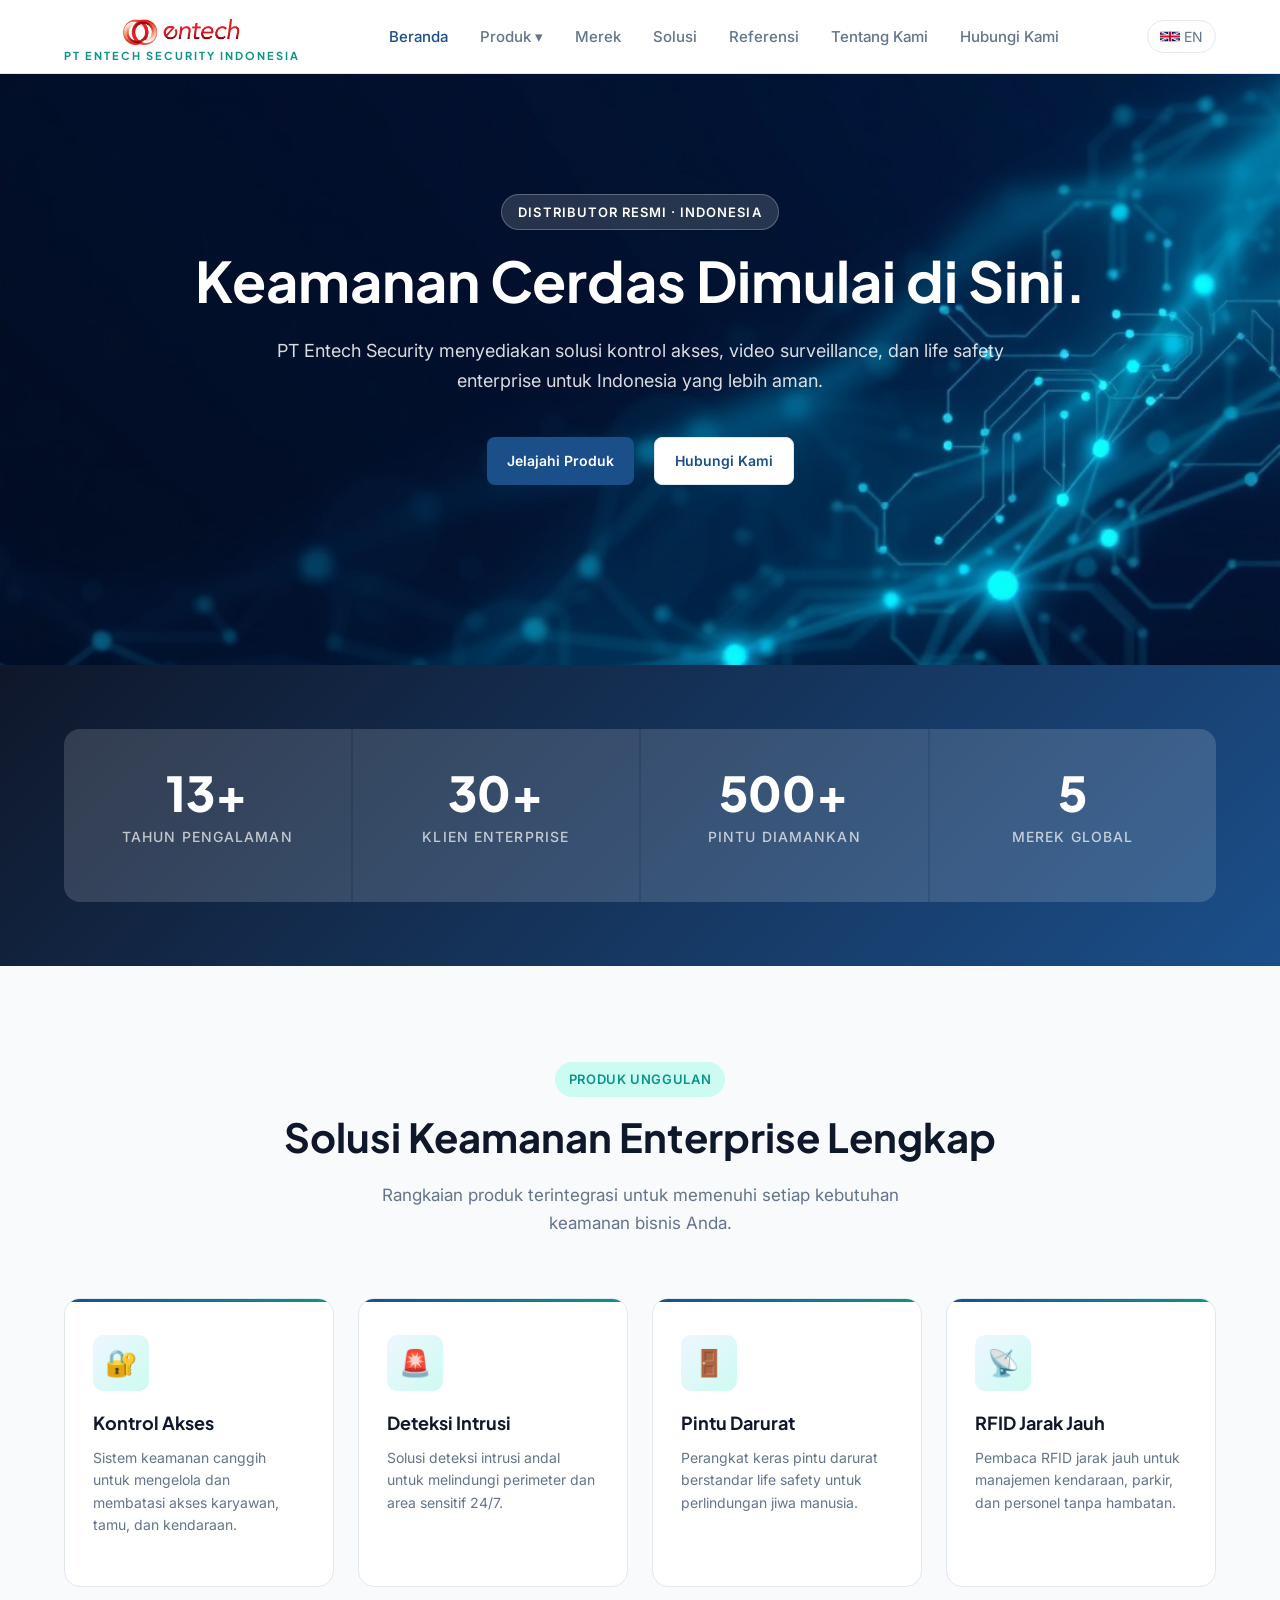
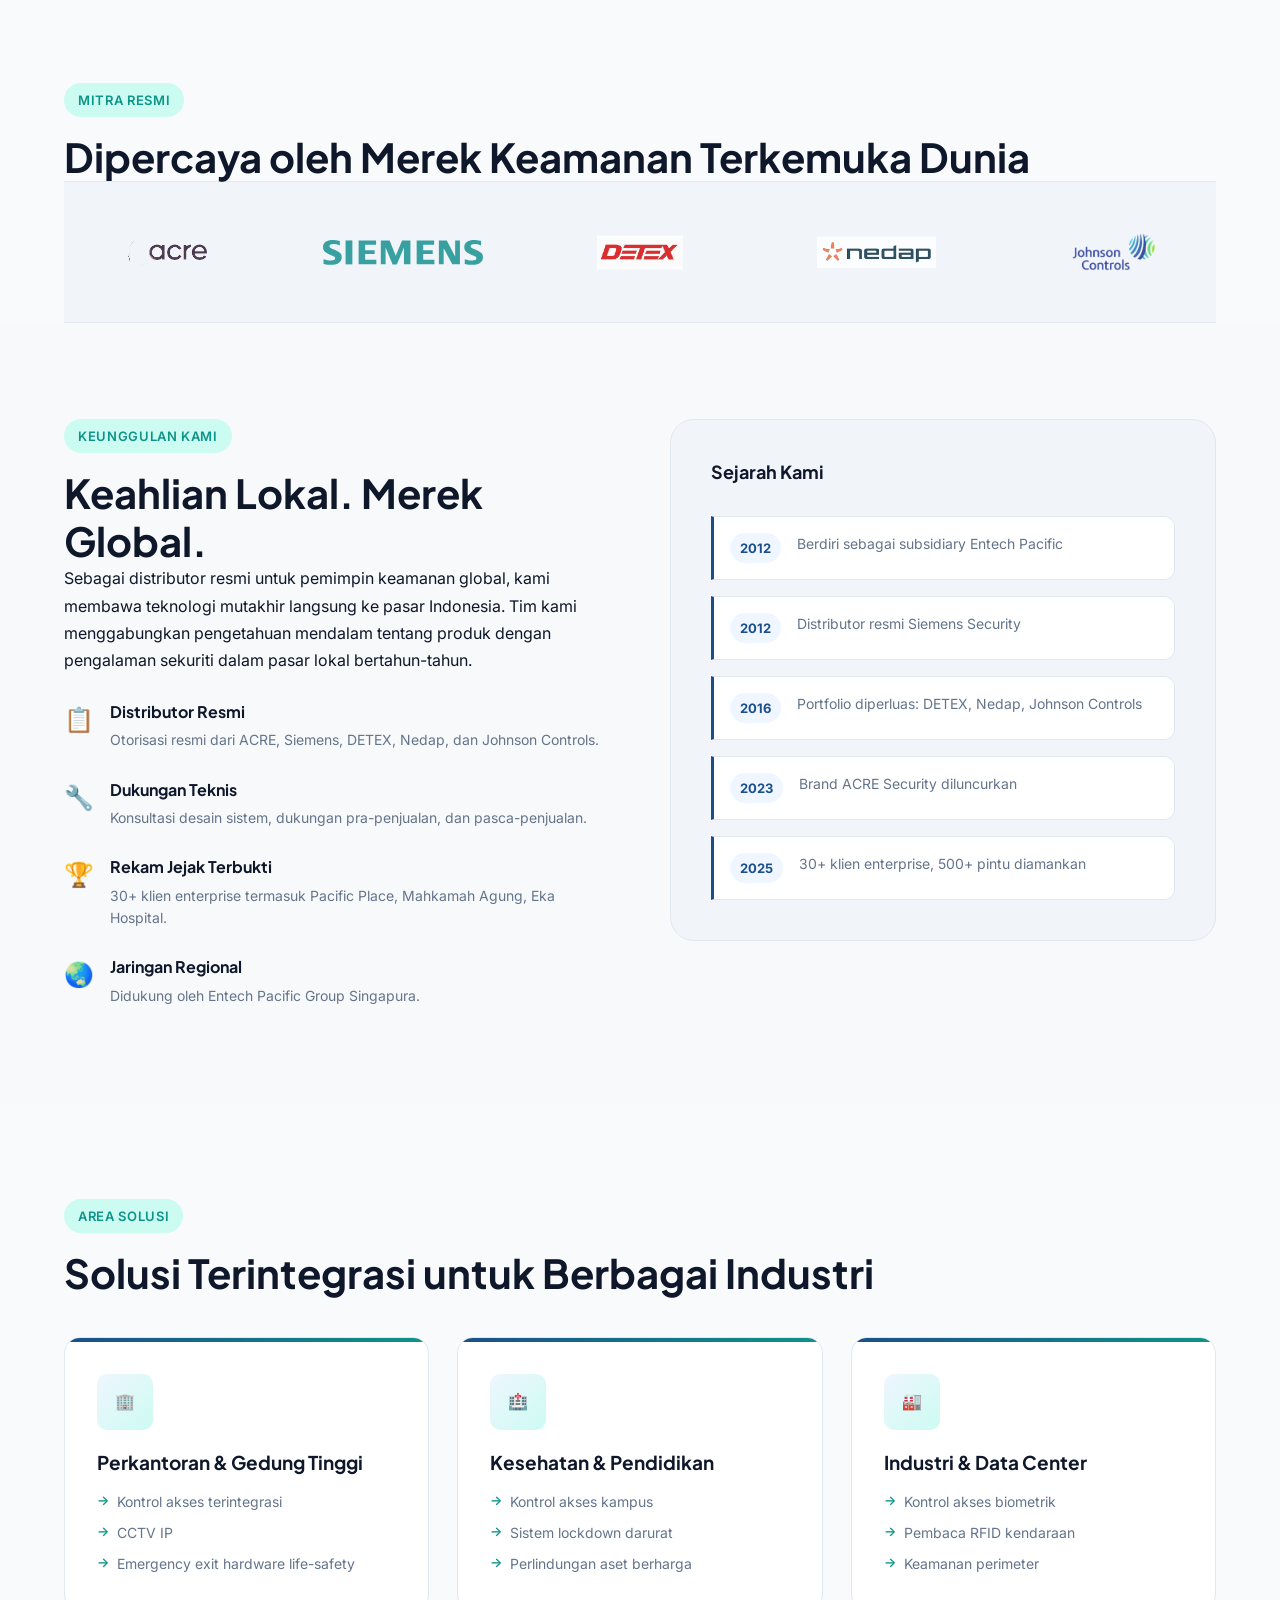
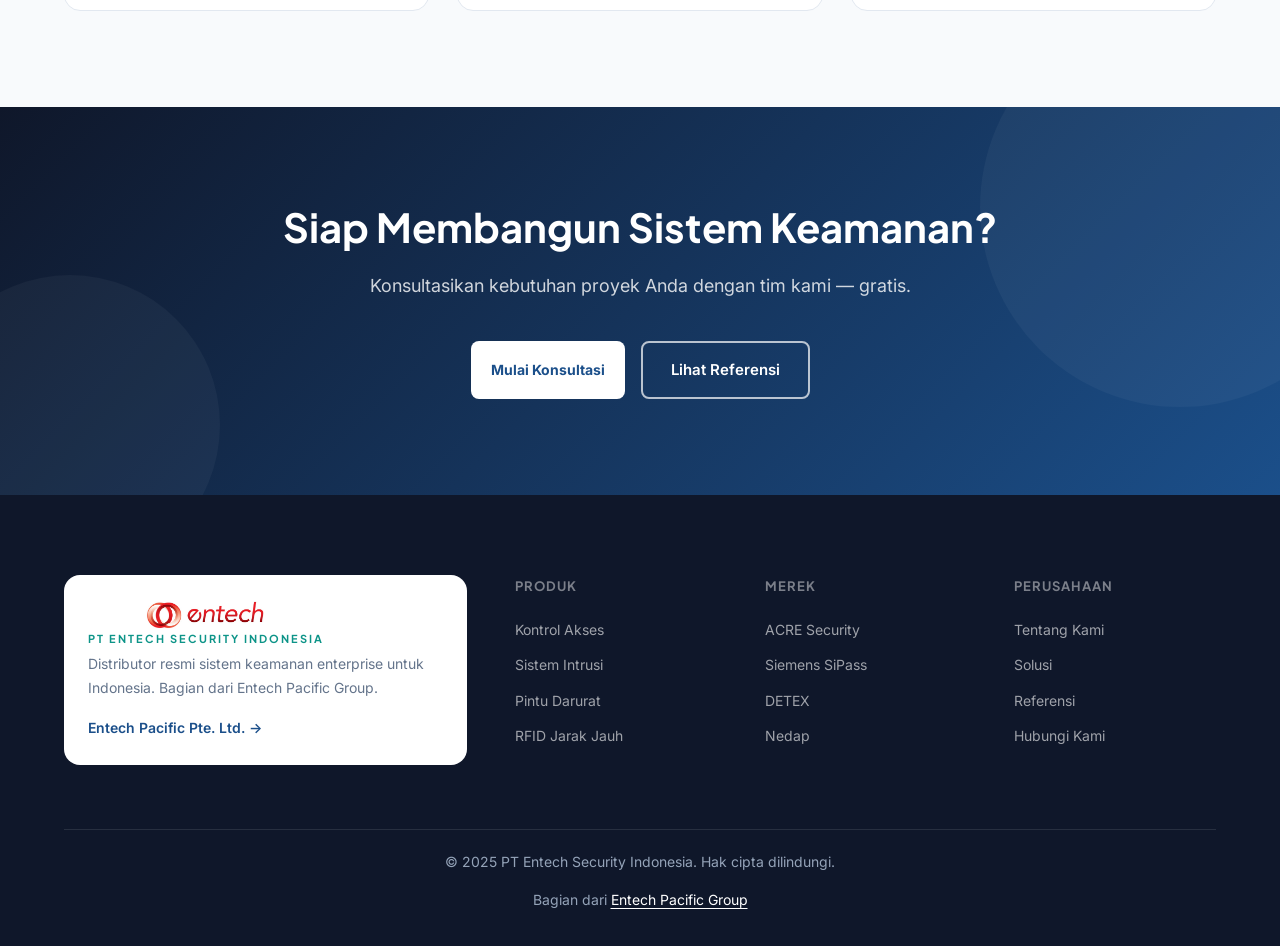
<file: index.html>
<!DOCTYPE html>
<html lang="id">
<head>
  <meta charset="UTF-8" />
  <meta name="viewport" content="width=device-width, initial-scale=1.0" />
  <title>Beranda | PT Entech Security Indonesia</title>
  <meta name="description" content="PT Entech Security menyediakan solusi keamanan cerdas enterprise untuk kontrol akses, video surveillance, dan life safety di Indonesia." />
  <link rel="preconnect" href="https://fonts.googleapis.com" />
  <link rel="preconnect" href="https://fonts.gstatic.com" crossorigin />
  <link href="https://fonts.googleapis.com/css2?family=Plus+Jakarta+Sans:wght@400;500;600;700;800&family=Inter:wght@300;400;500;600;700&display=swap" rel="stylesheet" />
  <link rel="stylesheet" href="css/style.css" />
  <link rel="alternate" hreflang="id" href="https://knyf3.github.io/entech-security-website/index.html" />
  <link rel="alternate" hreflang="en" href="https://knyf3.github.io/entech-security-website/en/index.html" />
  <link rel="alternate" hreflang="x-default" href="https://knyf3.github.io/entech-security-website/index.html" />
</head>
<body>
<header class="site-header" id="site-header">
  <nav class="nav-container">
    <a href="index.html" class="nav-logo">
      <span class="logo-mark"><img src="img/logos/entech-logo.jpg" alt="PT Entech Security Indonesia" style="width:auto;height: 30px;"></span>
      <span class="logo-text"><span class="logo-sub">PT ENTECH SECURITY INDONESIA</span></span>
    </a>
    <ul class="nav-links">
      <li><a href="index.html" class="active">Beranda</a></li>
      <li class="nav-dropdown"><a href="products.html" class="dropdown-toggle">Produk ▾</a>
        <ul class="dropdown-menu">
          <li><a href="products.html#access-control">Kontrol Akses</a></li>
          <li><a href="products.html#intrusion">Sistem Intrusi</a></li>
          <li><a href="products.html#exit-hardware">Pintu Darurat</a></li>
          <li><a href="products.html#long-range">Pembaca Jarak Jauh</a></li>
          <li><a href="products.html#accessories">Aksesori</a></li>
        </ul>
      </li>
      <li><a href="brands.html">Merek</a></li>
      <li><a href="solutions.html">Solusi</a></li>
      <li><a href="references.html">Referensi</a></li>
      <li><a href="about.html">Tentang Kami</a></li>
      <li><a href="contact.html" class="nav-cta">Hubungi Kami</a></li>
    </ul>
    <a href="en/index.html" class="lang-switch"><img src="img/flags/gb.svg" alt="EN" style="width:20px;height:13px;border-radius:2px;vertical-align:middle;margin-right:4px;">EN</a>
    <button class="nav-hamburger" id="navHamburger" aria-label="Toggle menu"><span></span><span></span><span></span></button>
  </nav>
</header>

<main>
  <section class="hero-section" style="background-image: url('images/hero-bg.jpg'); background-size: cover; background-position: center;">
    <div class="container fade-in">
      <span class="section-badge">Distributor Resmi · Indonesia</span>
      <h1>Keamanan <span class="accent">Cerdas</span> Dimulai di Sini.</h1>
      <p class="hero-subtitle">PT Entech Security menyediakan solusi kontrol akses, video surveillance, dan life safety enterprise untuk Indonesia yang lebih aman.</p>
      <div class="hero-actions">
        <a href="products.html" class="btn btn-primary">Jelajahi Produk</a>
        <a href="contact.html" class="btn btn-secondary">Hubungi Kami</a>
      </div>
    </div>
  </section>

  <section class="stats-section">
    <div class="container fade-in">
      <div class="stats-grid">
        <div class="stat-item">
          <h3>13+</h3>
          <p>Tahun Pengalaman</p>
        </div>
        <div class="stat-item">
          <h3>30+</h3>
          <p>Klien Enterprise</p>
        </div>
        <div class="stat-item">
          <h3>500+</h3>
          <p>Pintu Diamankan</p>
        </div>
        <div class="stat-item">
          <h3>5</h3>
          <p>Merek Global</p>
        </div>
      </div>
    </div>
  </section>

  <section class="features-section">
    <div class="container fade-in">
      <div class="section-header">
        <span class="section-tag">Produk Unggulan</span>
        <h2>Solusi Keamanan Enterprise Lengkap</h2>
        <p>Rangkaian produk terintegrasi untuk memenuhi setiap kebutuhan keamanan bisnis Anda.</p>
      </div>
      <div class="features-grid">
        <div class="feature-card">
          <span class="feature-icon">🔐</span>
          <h3>Kontrol Akses</h3>
          <p>Sistem keamanan canggih untuk mengelola dan membatasi akses karyawan, tamu, dan kendaraan.</p>
        </div>
        <div class="feature-card">
          <span class="feature-icon">🚨</span>
          <h3>Deteksi Intrusi</h3>
          <p>Solusi deteksi intrusi andal untuk melindungi perimeter dan area sensitif 24/7.</p>
        </div>
        <div class="feature-card">
          <span class="feature-icon">🚪</span>
          <h3>Pintu Darurat</h3>
          <p>Perangkat keras pintu darurat berstandar life safety untuk perlindungan jiwa manusia.</p>
        </div>
        <div class="feature-card">
          <span class="feature-icon">📡</span>
          <h3>RFID Jarak Jauh</h3>
          <p>Pembaca RFID jarak jauh untuk manajemen kendaraan, parkir, dan personel tanpa hambatan.</p>
        </div>
      </div>
    </div>
  </section>

  <section class="brands-section bg-alt">
    <div class="container fade-in">
      <span class="section-tag">Mitra Resmi</span>
      <h2>Dipercaya oleh Merek Keamanan Terkemuka Dunia</h2>
      <div class="brands-strip">
        <img src="img/logos/acre-logo.png" alt="ACRE Security"  />
        <img src="img/logos/siemens-logo.svg" alt="Siemens SiPass"  />
        <img src="img/logos/detex-logo.png" alt="DETEX Corporation"  />
        <img src="img/logos/nedap-logo.png" alt="Nedap"  />
        <img src="img/logos/jci-logo.png" alt="Johnson Controls" style="height:40px;object-fit:contain;" />
      </div>
    </div>
  </section>

  <section class="why-us-section">
    <div class="container fade-in">
      <div class="two-col-grid">
        <div class="why-us-content">
          <span class="section-tag">Keunggulan Kami</span>
          <h2>Keahlian Lokal. Merek Global.</h2>
          <p>Sebagai distributor resmi untuk pemimpin keamanan global, kami membawa teknologi mutakhir langsung ke pasar Indonesia. Tim kami menggabungkan pengetahuan mendalam tentang produk dengan pengalaman sekuriti dalam pasar lokal bertahun-tahun.</p>
          <ul class="why-points-list">
            <li>
              <span class="icon">📋</span>
              <div>
                <h4>Distributor Resmi</h4>
                <p>Otorisasi resmi dari ACRE, Siemens, DETEX, Nedap, dan Johnson Controls.</p>
              </div>
            </li>
            <li>
              <span class="icon">🔧</span>
              <div>
                <h4>Dukungan Teknis</h4>
                <p>Konsultasi desain sistem, dukungan pra-penjualan, dan pasca-penjualan.</p>
              </div>
            </li>
            <li>
              <span class="icon">🏆</span>
              <div>
                <h4>Rekam Jejak Terbukti</h4>
                <p>30+ klien enterprise termasuk Pacific Place, Mahkamah Agung, Eka Hospital.</p>
              </div>
            </li>
            <li>
              <span class="icon">🌏</span>
              <div>
                <h4>Jaringan Regional</h4>
                <p>Didukung oleh Entech Pacific Group Singapura.</p>
              </div>
            </li>
          </ul>
        </div>
        <div class="why-visual-card bg-alt">
          <h3>Sejarah Kami</h3>
          <div class="timeline">
            <div class="timeline-item">
              <span class="timeline-year">2012</span>
              <p>Berdiri sebagai subsidiary Entech Pacific</p>
            </div>
            <div class="timeline-item">
              <span class="timeline-year">2012</span>
              <p>Distributor resmi Siemens Security</p>
            </div>
            <div class="timeline-item">
              <span class="timeline-year">2016</span>
              <p>Portfolio diperluas: DETEX, Nedap, Johnson Controls</p>
            </div>
            <div class="timeline-item">
              <span class="timeline-year">2023</span>
              <p>Brand ACRE Security diluncurkan</p>
            </div>
            <div class="timeline-item">
              <span class="timeline-year">2025</span>
              <p>30+ klien enterprise, 500+ pintu diamankan</p>
            </div>
          </div>
        </div>
      </div>
    </div>
  </section>

  <section class="solutions-section bg-alt">
    <div class="container fade-in">
        <span class="section-tag">Area Solusi</span>
        <h2>Solusi Terintegrasi untuk Berbagai Industri</h2>
        <div class="solutions-grid-3-col">
          <div class="solution-card">
            <div class="icon-square accent-light-bg">🏢</div>
            <h3>Perkantoran & Gedung Tinggi</h3>
            <ul>
              <li>Kontrol akses terintegrasi</li>
              <li>CCTV IP</li>
              <li>Emergency exit hardware life-safety</li>
            </ul>
          </div>
          <div class="solution-card">
            <div class="icon-square accent-light-bg">🏥</div>
            <h3>Kesehatan & Pendidikan</h3>
            <ul>
              <li>Kontrol akses kampus</li>
              <li>Sistem lockdown darurat</li>
              <li>Perlindungan aset berharga</li>
            </ul>
          </div>
          <div class="solution-card">
            <div class="icon-square accent-light-bg">🏭</div>
            <h3>Industri & Data Center</h3>
            <ul>
              <li>Kontrol akses biometrik</li>
              <li>Pembaca RFID kendaraan</li>
              <li>Keamanan perimeter</li>
            </ul>
          </div>
        </div>
    </div>
  </section>

  <section class="cta-section bg-navy">
    <div class="container fade-in text-center">
      <h2>Siap Membangun Sistem Keamanan?</h2>
      <p>Konsultasikan kebutuhan proyek Anda dengan tim kami — gratis.</p>
      <div class="cta-actions">
        <a href="contact.html" class="btn btn-primary">Mulai Konsultasi</a>
        <a href="references.html" class="btn btn-outline-light">Lihat Referensi</a>
      </div>
    </div>
  </section>
</main>

<footer class="site-footer">
  <div class="container">
    <div class="footer-grid">
      <div class="footer-brand">
        <a href="index.html" class="nav-logo" style="margin-bottom:12px;display:inline-flex;">
          <span class="logo-mark"><img src="img/logos/entech-logo.jpg" alt="PT Entech Security Indonesia" style="width:auto;height:30px;"></span>
          <span class="logo-text"><span class="logo-sub">PT ENTECH SECURITY INDONESIA</span></span>
        </a>
        <p>Distributor resmi sistem keamanan enterprise untuk Indonesia. Bagian dari Entech Pacific Group.</p>
        <a href="https://www.entechpacific.com" target="_blank" rel="noopener" class="footer-link">Entech Pacific Pte. Ltd. →</a>
      </div>
      <div>
        <h4>Produk</h4>
        <ul>
          <li><a href="products.html#access-control">Kontrol Akses</a></li>
          <li><a href="products.html#intrusion">Sistem Intrusi</a></li>
          <li><a href="products.html#exit-hardware">Pintu Darurat</a></li>
          <li><a href="products.html#long-range">RFID Jarak Jauh</a></li>
        </ul>
      </div>
      <div>
        <h4>Merek</h4>
        <ul>
          <li><a href="brands.html#acre">ACRE Security</a></li>
          <li><a href="brands.html#siemens">Siemens SiPass</a></li>
          <li><a href="brands.html#detex">DETEX</a></li>
          <li><a href="brands.html#nedap">Nedap</a></li>
        </ul>
      </div>
      <div>
        <h4>Perusahaan</h4>
        <ul>
          <li><a href="about.html">Tentang Kami</a></li>
          <li><a href="solutions.html">Solusi</a></li>
          <li><a href="references.html">Referensi</a></li>
          <li><a href="contact.html">Hubungi Kami</a></li>
        </ul>
      </div>
    </div>
    <div class="footer-bottom">
      <p>&copy; 2025 PT Entech Security Indonesia. Hak cipta dilindungi.</p>
      <p>Bagian dari <a href="https://www.entechpacific.com" target="_blank" rel="noopener">Entech Pacific Group</a></p>
    </div>
  </div>
</footer>
<script src="js/main.js"></script>
</body>
</html>
</file>
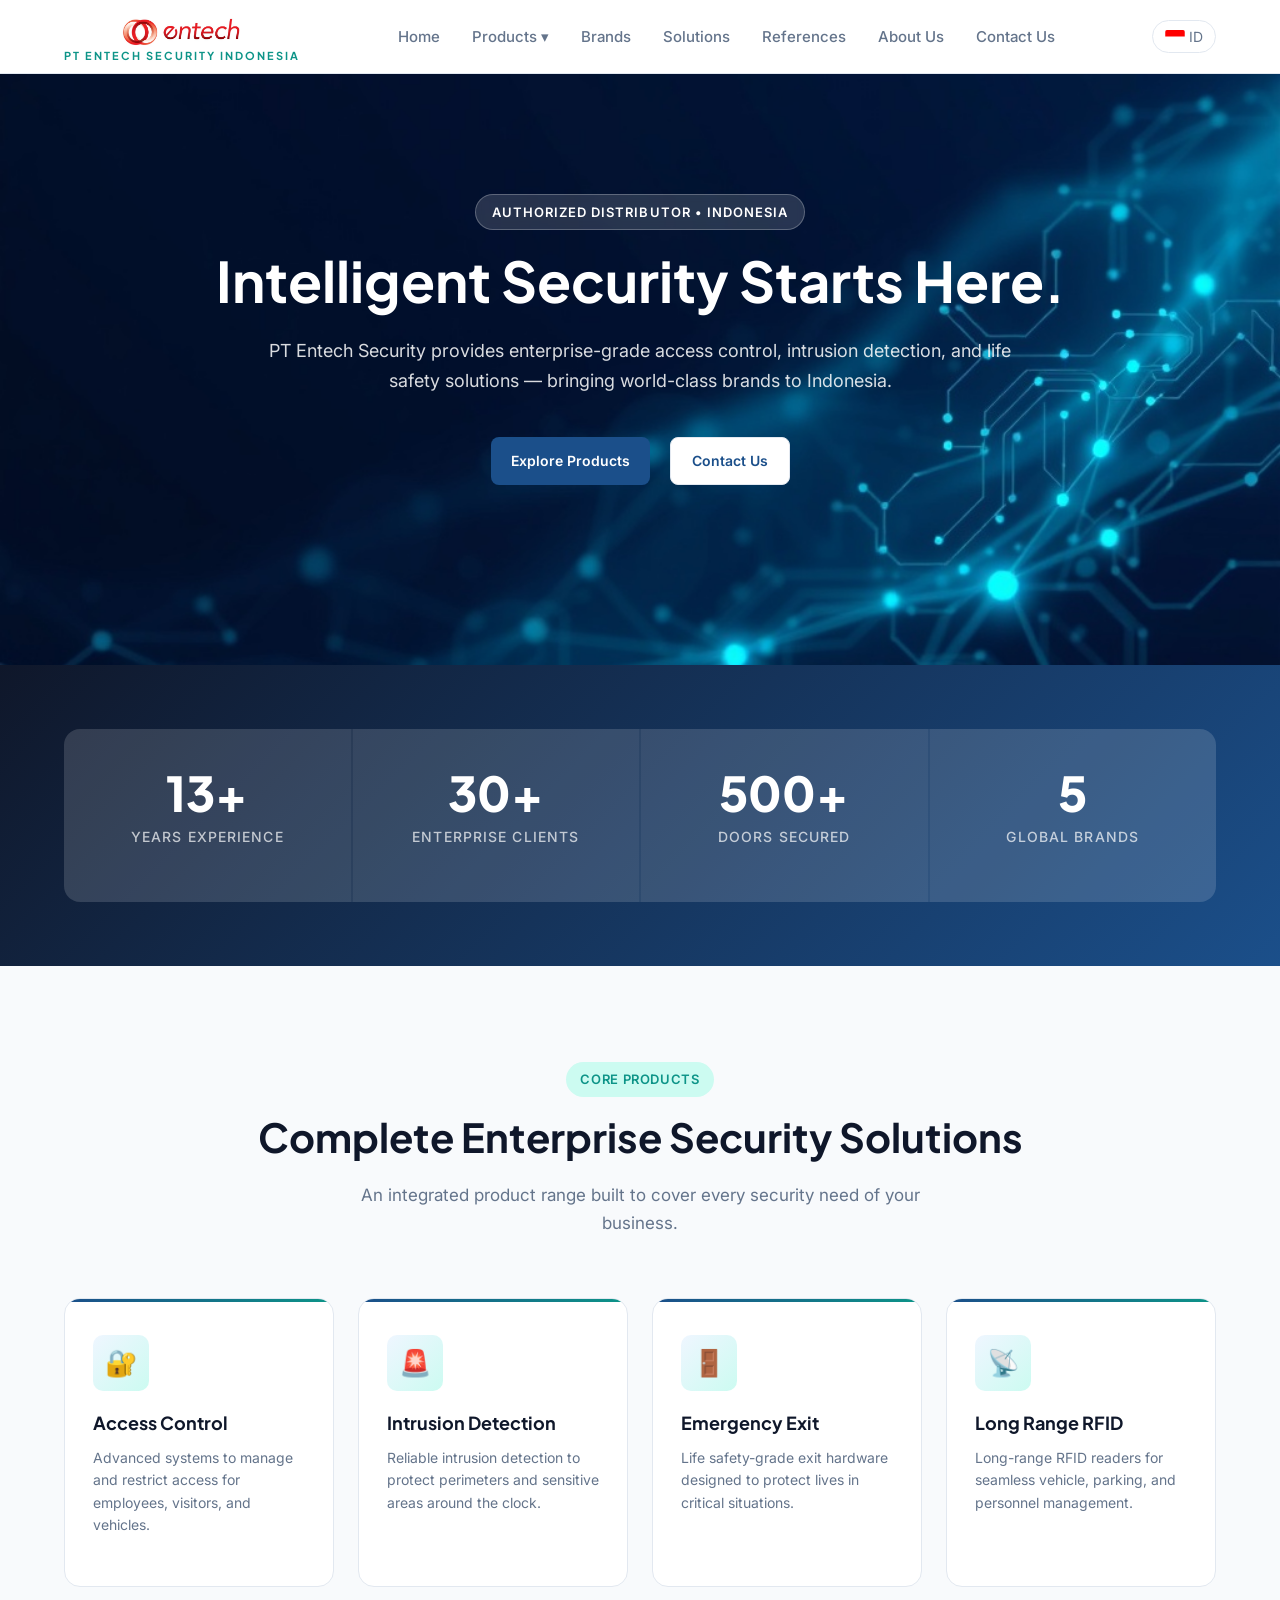
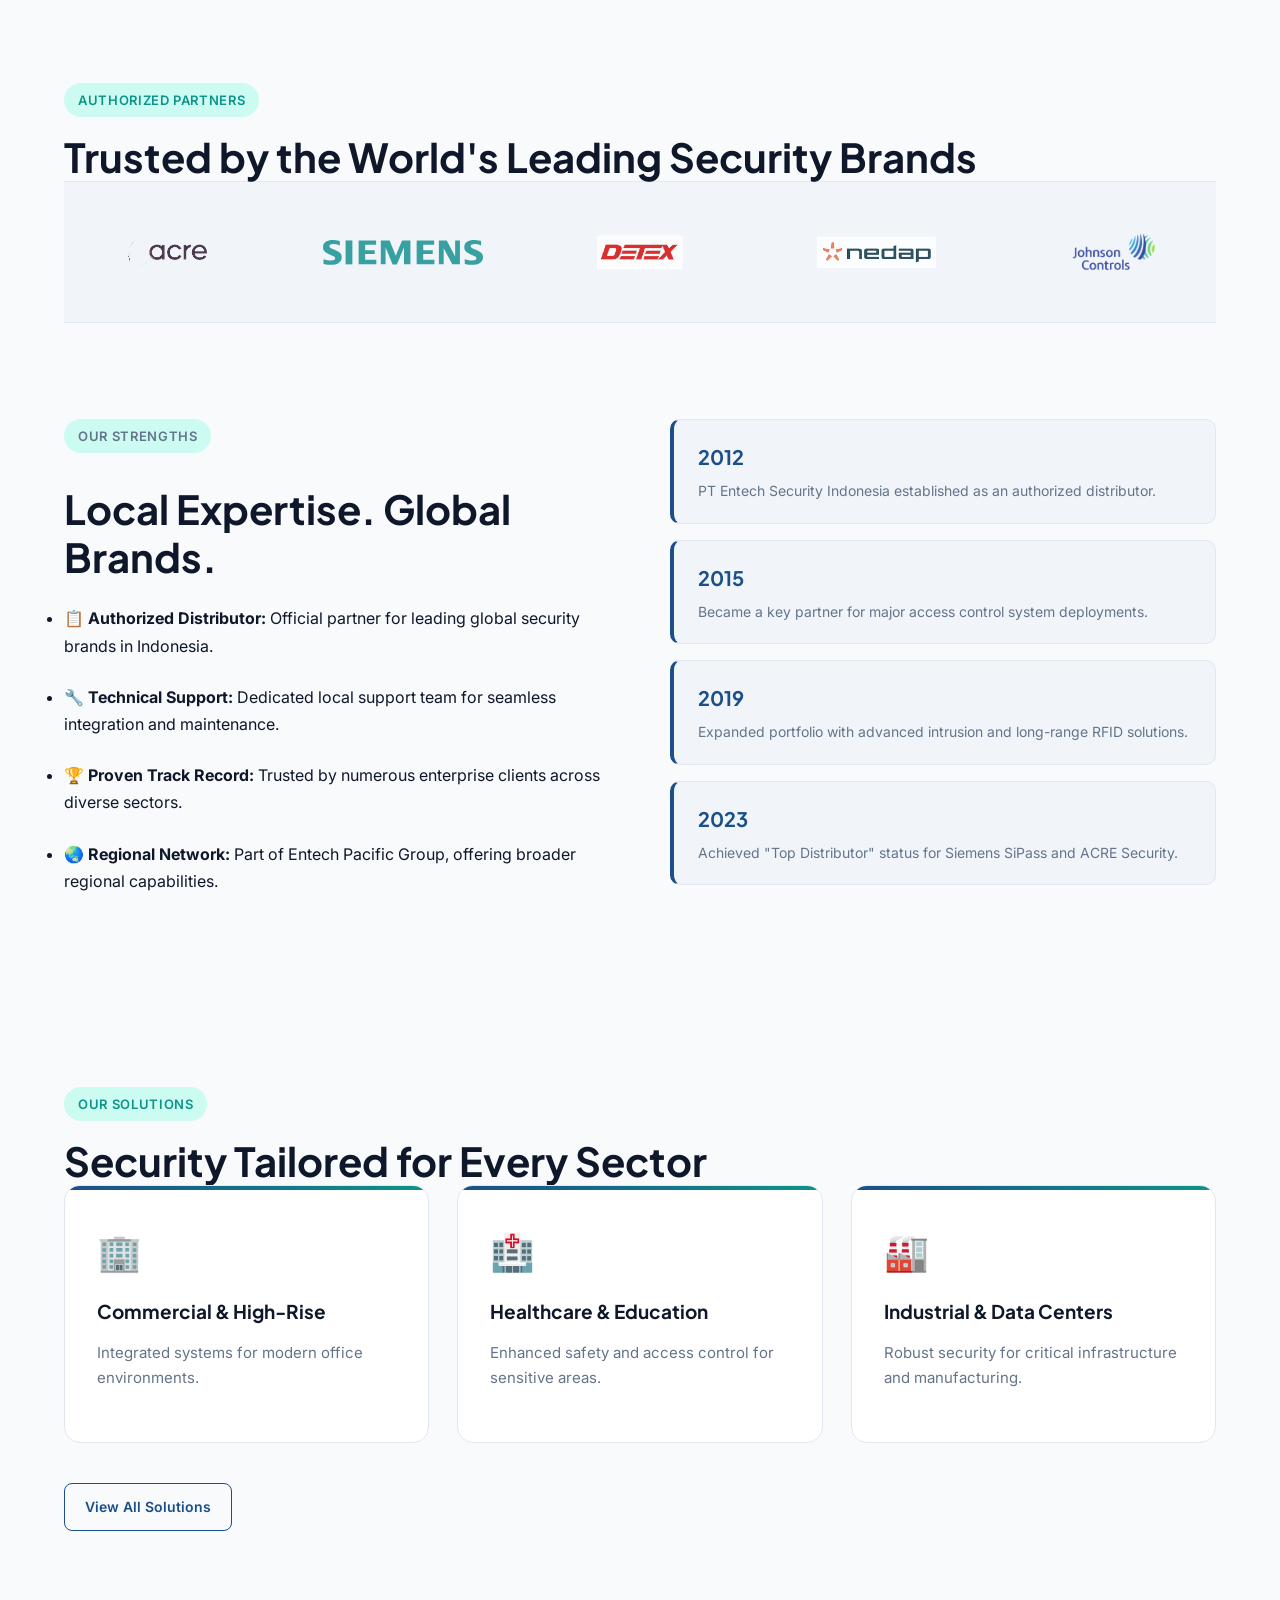
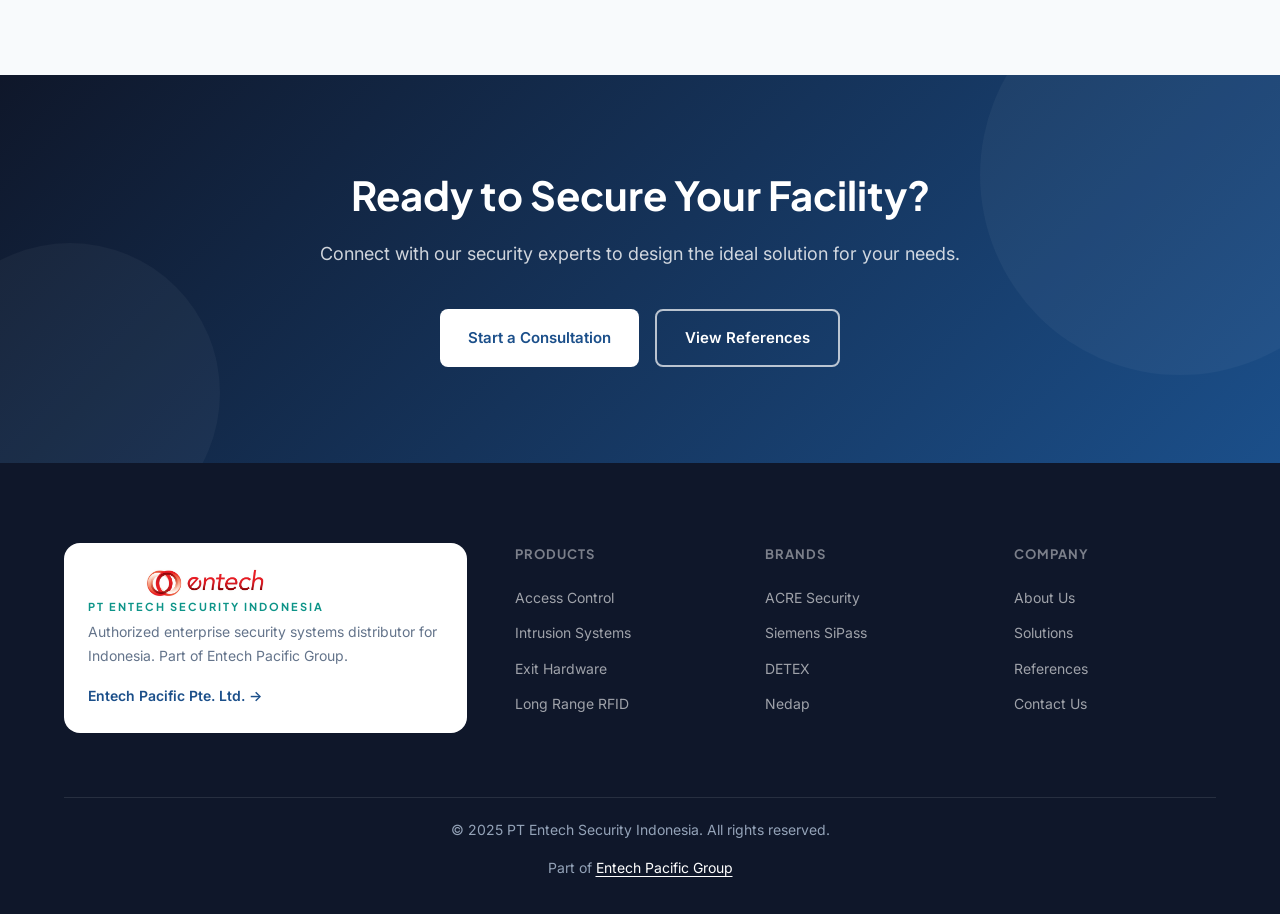
<file: en/index.html>
<!DOCTYPE html>
<html lang="en">
<head>
  <meta charset="UTF-8" />
  <meta name="viewport" content="width=device-width, initial-scale=1.0" />
  <title>Home | PT Entech Security Indonesia</title>
  <meta name="description" content="PT Entech Security Indonesia provides enterprise-grade access control, intrusion detection, and life safety solutions for businesses across Indonesia." />
  <link rel="preconnect" href="https://fonts.googleapis.com" />
  <link rel="preconnect" href="https://fonts.gstatic.com" crossorigin />
  <link href="https://fonts.googleapis.com/css2?family=Plus+Jakarta+Sans:wght@400;500;600;700;800&family=Inter:wght@300;400;500;600;700&display=swap" rel="stylesheet" />
  <link rel="stylesheet" href="../css/style.css" />
  <link rel="alternate" hreflang="id" href="https://knyf3.github.io/entech-security-website/index.html" />
  <link rel="alternate" hreflang="en" href="https://knyf3.github.io/entech-security-website/en/index.html" />
  <link rel="alternate" hreflang="x-default" href="https://knyf3.github.io/entech-security-website/index.html" />
</head>
<body>
<header class="site-header" id="site-header">
  <nav class="nav-container">
    <a href="index.html" class="nav-logo">
      <span class="logo-mark"><img src="../img/logos/entech-logo.jpg" alt="PT Entech Security Indonesia" style="width:auto;height: 30px;"></span>
      <span class="logo-text"><span class="logo-sub">PT ENTECH SECURITY INDONESIA</span></span>
    </a>
    <ul class="nav-links">
      <li><a href="index.html">Home</a></li>
      <li class="nav-dropdown"><a href="products.html" class="dropdown-toggle">Products ▾</a>
        <ul class="dropdown-menu">
          <li><a href="products.html#access-control">Access Control</a></li>
          <li><a href="products.html#intrusion">Intrusion Systems</a></li>
          <li><a href="products.html#exit-hardware">Exit Hardware</a></li>
          <li><a href="products.html#long-range">Long Range RFID</a></li>
          <li><a href="products.html#accessories">Accessories</a></li>
        </ul>
      </li>
      <li><a href="brands.html">Brands</a></li>
      <li><a href="solutions.html">Solutions</a></li>
      <li><a href="references.html">References</a></li>
      <li><a href="about.html">About Us</a></li>
      <li><a href="contact.html" class="nav-cta">Contact Us</a></li>
    </ul>
    <a href="../index.html" class="lang-switch"><img src="../img/flags/id.svg" alt="ID" style="width:20px;height:13px;border-radius:2px;vertical-align:middle;margin-right:4px;">ID</a>
    <button class="nav-hamburger" id="navHamburger" aria-label="Toggle menu"><span></span><span></span><span></span></button>
  </nav>
</header>

<main>
  <section class="hero-section hero-home fade-in" style="background-image: url('../images/hero-bg.jpg'); background-size: cover; background-position: center;">
    <div class="container">
      <p class="hero-badge">Authorized Distributor &bull; Indonesia</p>
      <h1 class="hero-title"><span>Intelligent Security</span> Starts Here.</h1>
      <p class="hero-subtitle">PT Entech Security provides enterprise-grade access control, intrusion detection, and life safety solutions — bringing world-class brands to Indonesia.</p>
      <div class="hero-actions">
        <a href="products.html" class="btn btn-primary">Explore Products</a>
        <a href="contact.html" class="btn btn-secondary">Contact Us</a>
      </div>
    </div>
  </section>

  <section class="stats-section fade-in">
    <div class="container">
      <div class="stats-grid">
        <div class="stat-item">
          <h3>13+</h3>
          <p>Years Experience</p>
        </div>
        <div class="stat-item">
          <h3>30+</h3>
          <p>Enterprise Clients</p>
        </div>
        <div class="stat-item">
          <h3>500+</h3>
          <p>Doors Secured</p>
        </div>
        <div class="stat-item">
          <h3>5</h3>
          <p>Global Brands</p>
        </div>
      </div>
    </div>
  </section>

  <section class="features-section fade-in">
    <div class="container">
      <div class="section-header">
        <span class="section-tag">Core Products</span>
        <h2>Complete Enterprise Security Solutions</h2>
        <p>An integrated product range built to cover every security need of your business.</p>
      </div>
      <div class="features-grid">
        <div class="feature-card">
          <span class="feature-icon">🔐</span>
          <h3>Access Control</h3>
          <p>Advanced systems to manage and restrict access for employees, visitors, and vehicles.</p>
        </div>
        <div class="feature-card">
          <span class="feature-icon">🚨</span>
          <h3>Intrusion Detection</h3>
          <p>Reliable intrusion detection to protect perimeters and sensitive areas around the clock.</p>
        </div>
        <div class="feature-card">
          <span class="feature-icon">🚪</span>
          <h3>Emergency Exit</h3>
          <p>Life safety-grade exit hardware designed to protect lives in critical situations.</p>
        </div>
        <div class="feature-card">
          <span class="feature-icon">📡</span>
          <h3>Long Range RFID</h3>
          <p>Long-range RFID readers for seamless vehicle, parking, and personnel management.</p>
        </div>
      </div>
    </div>
  </section>

  <section class="brands-section bg-alt">
    <div class="container fade-in">
      <span class="section-tag">Authorized Partners</span>
      <h2>Trusted by the World's Leading Security Brands</h2>
      <div class="brands-strip">
        <img src="../img/logos/acre-logo.png" alt="ACRE Security"  />
        <img src="../img/logos/siemens-logo.svg" alt="Siemens SiPass"  />
        <img src="../img/logos/detex-logo.png" alt="DETEX Corporation"  />
        <img src="../img/logos/nedap-logo.png" alt="Nedap"  />
        <img src="../img/logos/jci-logo.png" alt="Johnson Controls" style="height:40px;object-fit:contain;" />
      </div>
    </div>
  </section>

  <section class="why-section py-5 fade-in">
    <div class="container">
      <div class="why-grid">
        <div class="why-content">
          <p class="section-tag">Our Strengths</p>
          <h2>Local Expertise. Global Brands.</h2>
          <ul class="why-points">
            <li><span>📋</span> <strong>Authorized Distributor:</strong> Official partner for leading global security brands in Indonesia.</li>
            <li><span>🔧</span> <strong>Technical Support:</strong> Dedicated local support team for seamless integration and maintenance.</li>
            <li><span>🏆</span> <strong>Proven Track Record:</strong> Trusted by numerous enterprise clients across diverse sectors.</li>
            <li><span>🌏</span> <strong>Regional Network:</strong> Part of Entech Pacific Group, offering broader regional capabilities.</li>
          </ul>
        </div>
        <div class="why-timeline">
          <div class="timeline-item">
            <h4>2012</h4>
            <p>PT Entech Security Indonesia established as an authorized distributor.</p>
          </div>
          <div class="timeline-item">
            <h4>2015</h4>
            <p>Became a key partner for major access control system deployments.</p>
          </div>
          <div class="timeline-item">
            <h4>2019</h4>
            <p>Expanded portfolio with advanced intrusion and long-range RFID solutions.</p>
          </div>
          <div class="timeline-item">
            <h4>2023</h4>
            <p>Achieved "Top Distributor" status for Siemens SiPass and ACRE Security.</p>
          </div>
        </div>
      </div>
    </div>
  </section>

  <section class="solutions-section bg-light py-5 fade-in">
    <div class="container">
      <p class="section-tag text-center">Our Solutions</p>
      <h2 class="text-center mb-5">Security Tailored for Every Sector</h2>
      <div class="solution-cards-grid">
        <a href="solutions.html#commercial" class="solution-card">
          <span class="card-icon">🏢</span>
          <h3>Commercial & High-Rise</h3>
          <p>Integrated systems for modern office environments.</p>
        </a>
        <a href="solutions.html#healthcare" class="solution-card">
          <span class="card-icon">🏥</span>
          <h3>Healthcare & Education</h3>
          <p>Enhanced safety and access control for sensitive areas.</p>
        </a>
        <a href="solutions.html#industrial" class="solution-card">
          <span class="card-icon">🏭</span>
          <h3>Industrial & Data Centers</h3>
          <p>Robust security for critical infrastructure and manufacturing.</p>
        </a>
      </div>
      <div class="text-center mt-5" style="padding-bottom: 48px;">
        <a href="solutions.html" class="btn btn-outline">View All Solutions</a>
      </div>
    </div>
  </section>

  <section class="cta-section py-5 bg-navy text-white fade-in">
    <div class="container text-center">
      <h2>Ready to Secure Your Facility?</h2>
      <p class="lead">Connect with our security experts to design the ideal solution for your needs.</p>
      <div class="cta-actions mt-4">
        <a href="contact.html" class="btn btn-primary-inv">Start a Consultation</a>
        <a href="references.html" class="btn btn-outline-inv">View References</a>
      </div>
    </div>
  </section>
</main>

<footer class="site-footer">
  <div class="container">
    <div class="footer-grid">
      <div class="footer-brand">
        <a href="index.html" class="nav-logo" style="margin-bottom:12px;display:inline-flex;">
          <span class="logo-mark"><img src="../img/logos/entech-logo.jpg" alt="PT Entech Security Indonesia" style="width:auto;height:30px;"></span>
          <span class="logo-text"><span class="logo-sub">PT ENTECH SECURITY INDONESIA</span></span>
        </a>
        <p>Authorized enterprise security systems distributor for Indonesia. Part of Entech Pacific Group.</p>
        <a href="https://www.entechpacific.com" target="_blank" rel="noopener" class="footer-link">Entech Pacific Pte. Ltd. →</a>
      </div>
      <div>
        <h4>Products</h4>
        <ul>
          <li><a href="products.html#access-control">Access Control</a></li>
          <li><a href="products.html#intrusion">Intrusion Systems</a></li>
          <li><a href="products.html#exit-hardware">Exit Hardware</a></li>
          <li><a href="products.html#long-range">Long Range RFID</a></li>
        </ul>
      </div>
      <div>
        <h4>Brands</h4>
        <ul>
          <li><a href="brands.html#acre">ACRE Security</a></li>
          <li><a href="brands.html#siemens">Siemens SiPass</a></li>
          <li><a href="brands.html#detex">DETEX</a></li>
          <li><a href="brands.html#nedap">Nedap</a></li>
        </ul>
      </div>
      <div>
        <h4>Company</h4>
        <ul>
          <li><a href="about.html">About Us</a></li>
          <li><a href="solutions.html">Solutions</a></li>
          <li><a href="references.html">References</a></li>
          <li><a href="contact.html">Contact Us</a></li>
        </ul>
      </div>
    </div>
    <div class="footer-bottom">
      <p>&copy; 2025 PT Entech Security Indonesia. All rights reserved.</p>
      <p>Part of <a href="https://www.entechpacific.com" target="_blank" rel="noopener">Entech Pacific Group</a></p>
    </div>
  </div>
</footer>
<script src="../js/main.js"></script>
</body>
</html>
</file>
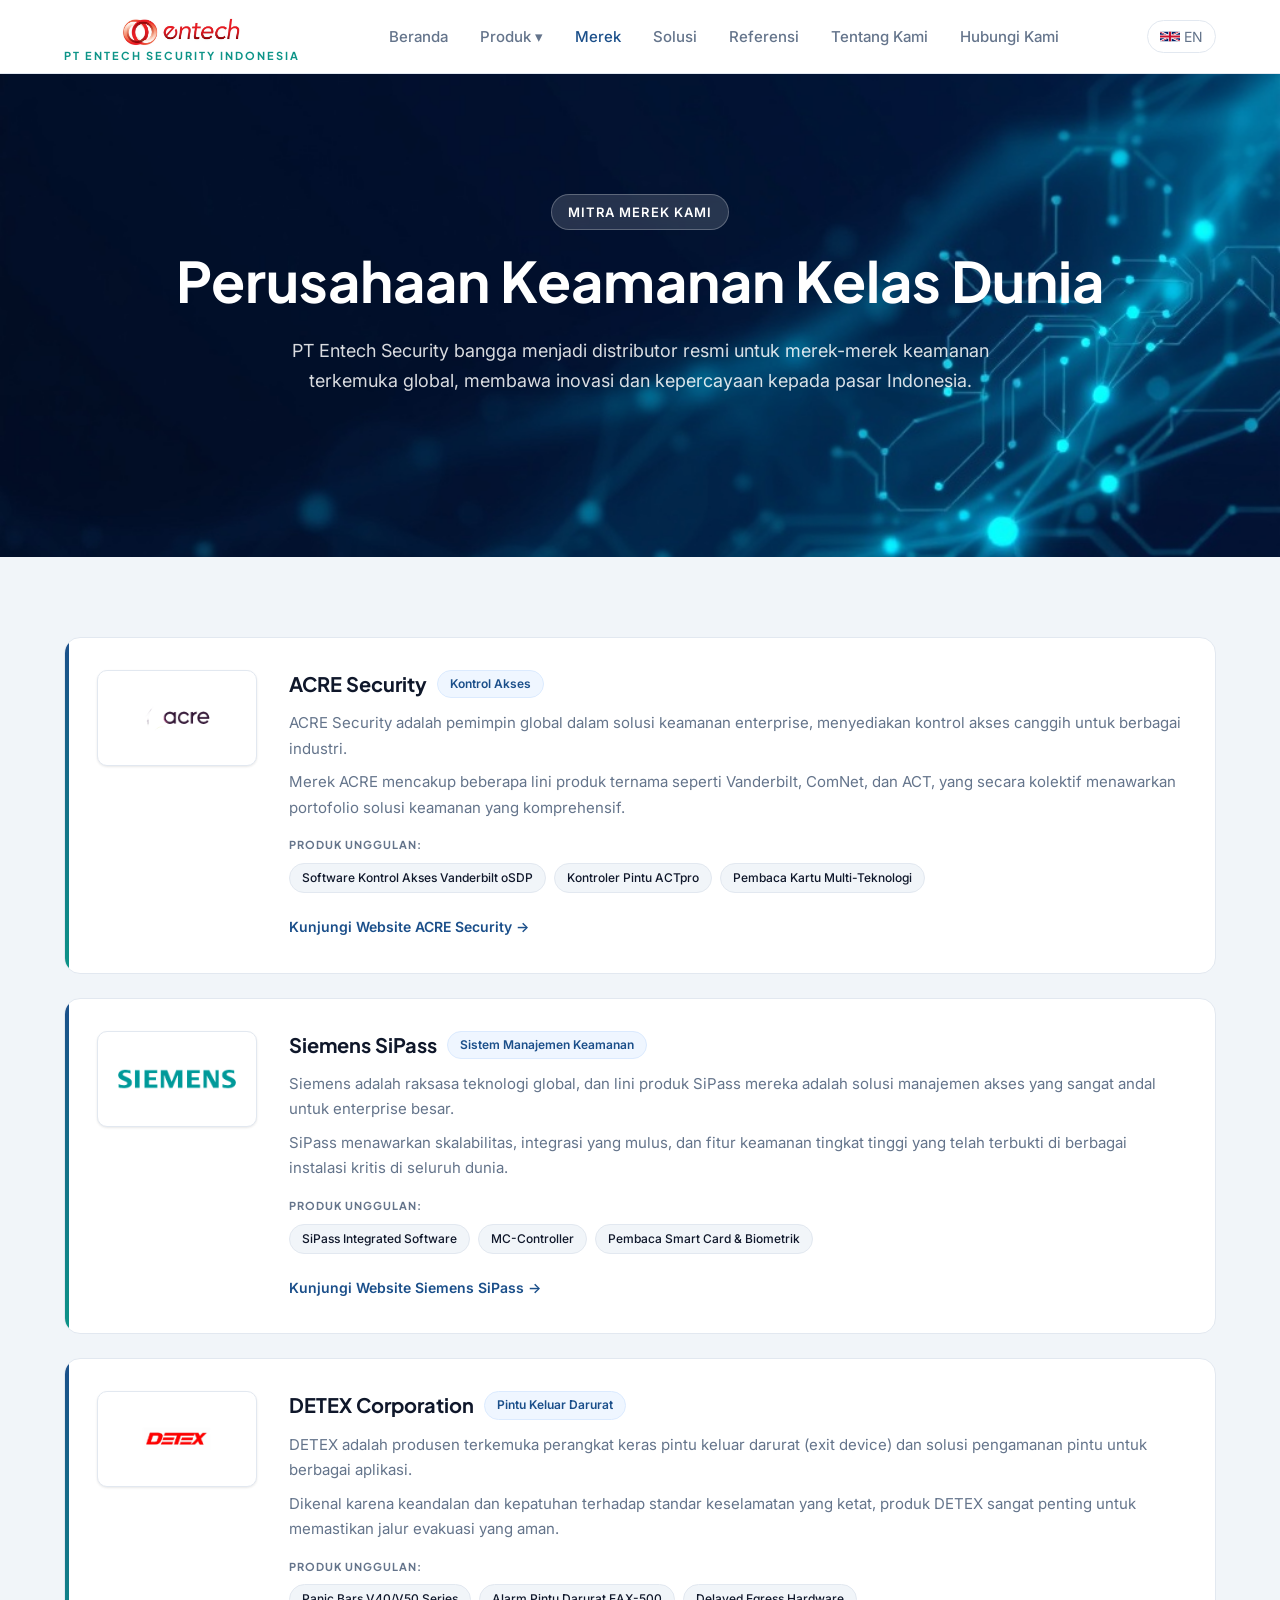
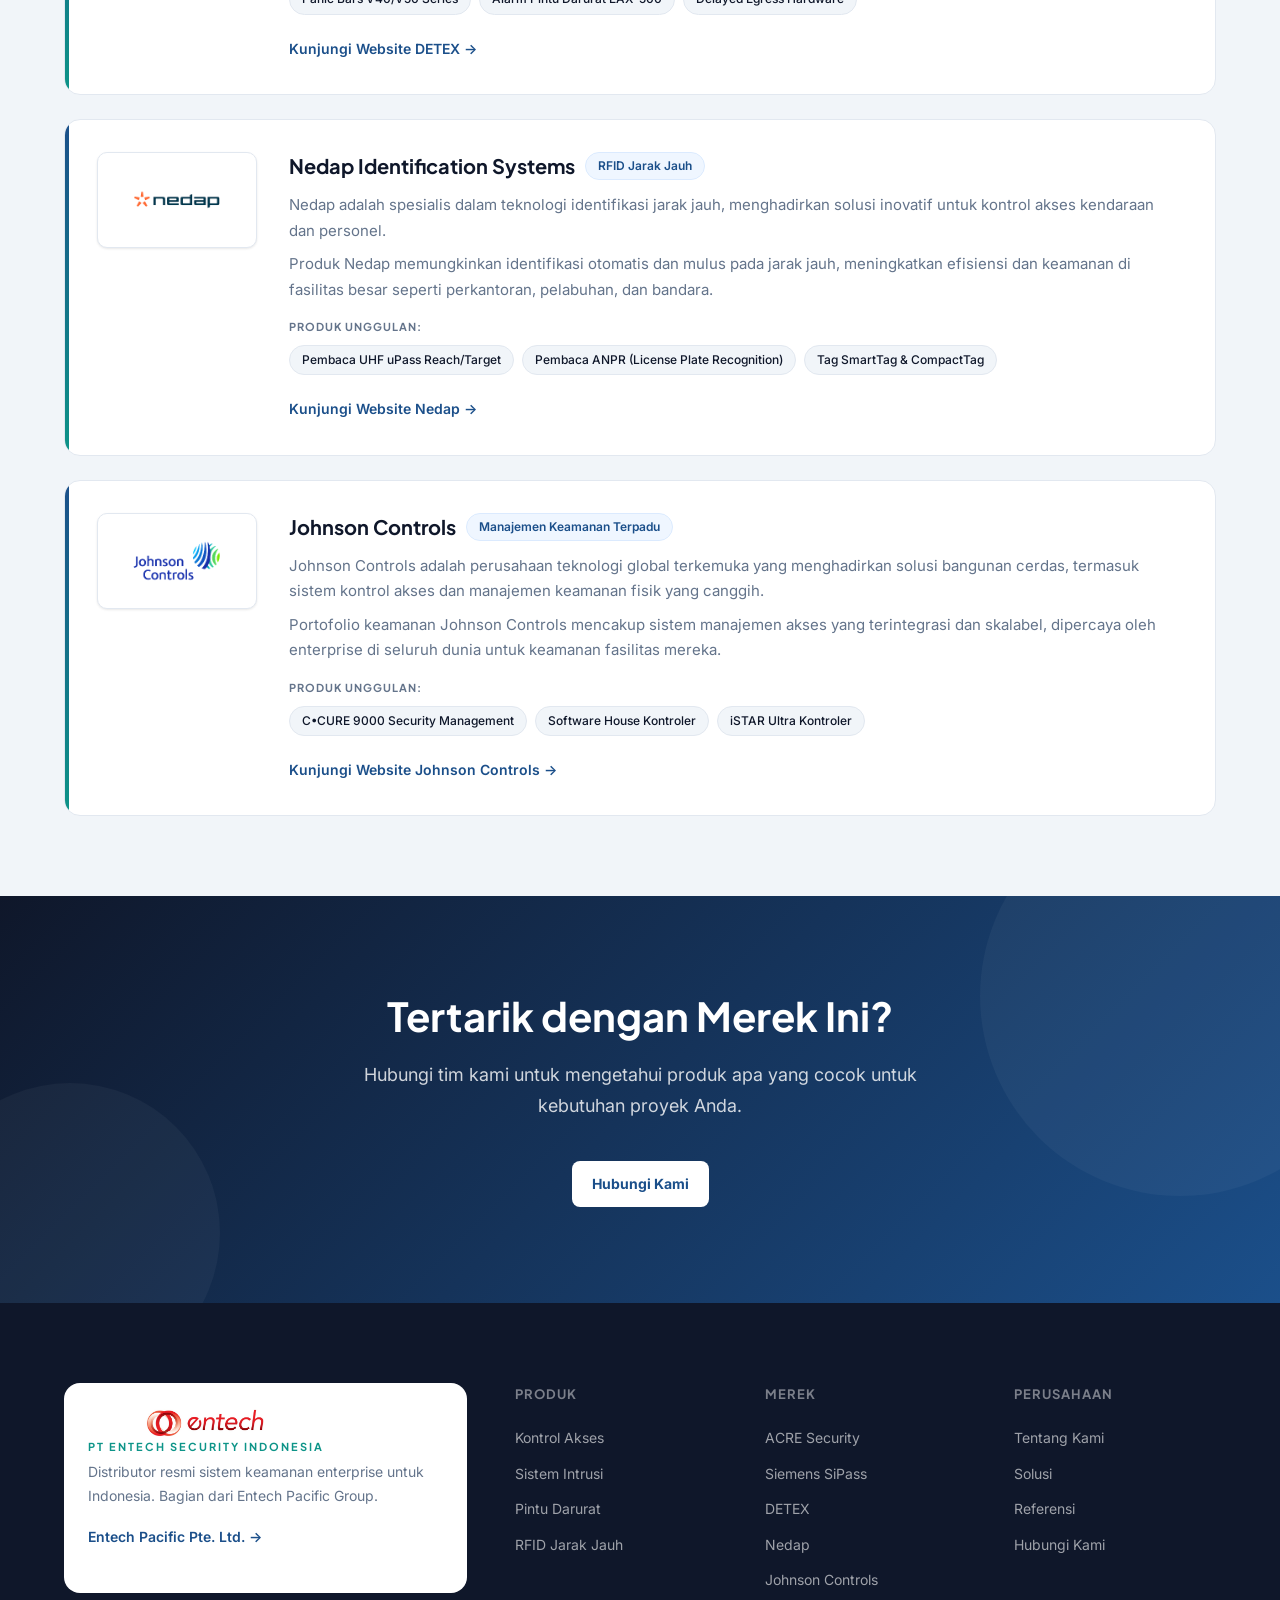
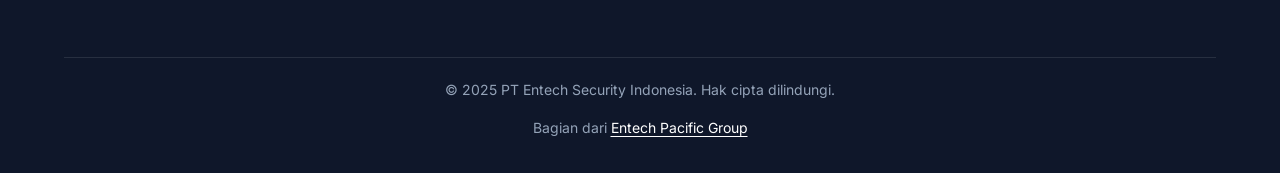
<file: brands.html>
<!DOCTYPE html>
<html lang="id">
<head>
  <meta charset="UTF-8" />
  <meta name="viewport" content="width=device-width, initial-scale=1.0" />
  <title>Merek | PT Entech Security Indonesia</title>
  <meta name="description" content="Temukan merek keamanan global terkemuka yang didistribusikan oleh PT Entech Security Indonesia, termasuk ACRE Security, Siemens, DETEX, Nedap, dan Johnson Controls." />
  <link rel="preconnect" href="https://fonts.googleapis.com" />
  <link rel="preconnect" href="https://fonts.gstatic.com" crossorigin />
  <link href="https://fonts.googleapis.com/css2?family=Plus+Jakarta+Sans:wght@400;500;600;700;800&family=Inter:wght@300;400;500;600;700&display=swap" rel="stylesheet" />
  <link rel="stylesheet" href="css/style.css" />
  <link rel="alternate" hreflang="id" href="https://knyf3.github.io/entech-security-website/brands.html" />
  <link rel="alternate" hreflang="en" href="https://knyf3.github.io/entech-security-website/en/brands.html" />
  <link rel="alternate" hreflang="x-default" href="https://knyf3.github.io/entech-security-website/brands.html" />
</head>
<body>
<header class="site-header" id="site-header">
  <nav class="nav-container">
    <a href="index.html" class="nav-logo">
      <span class="logo-mark"><img src="img/logos/entech-logo.jpg" alt="PT Entech Security Indonesia" style="width:auto;height: 30px;"></span>
      <span class="logo-text"><span class="logo-sub">PT ENTECH SECURITY INDONESIA</span></span>
    </a>
    <ul class="nav-links">
      <li><a href="index.html">Beranda</a></li>
      <li class="nav-dropdown"><a href="products.html" class="dropdown-toggle">Produk ▾</a>
        <ul class="dropdown-menu">
          <li><a href="products.html#access-control">Kontrol Akses</a></li>
          <li><a href="products.html#intrusion">Sistem Intrusi</a></li>
          <li><a href="products.html#exit-hardware">Pintu Darurat</a></li>
          <li><a href="products.html#long-range">Pembaca Jarak Jauh</a></li>
          <li><a href="products.html#accessories">Aksesori</a></li>
        </ul>
      </li>
      <li><a href="brands.html" class="active">Merek</a></li>
      <li><a href="solutions.html">Solusi</a></li>
      <li><a href="references.html">Referensi</a></li>
      <li><a href="about.html">Tentang Kami</a></li>
      <li><a href="contact.html" class="nav-cta">Hubungi Kami</a></li>
    </ul>
    <a href="en/brands.html" class="lang-switch"><img src="img/flags/gb.svg" alt="EN" style="width:20px;height:13px;border-radius:2px;vertical-align:middle;margin-right:4px;">EN</a>
    <button class="nav-hamburger" id="navHamburger" aria-label="Toggle menu"><span></span><span></span><span></span></button>
  </nav>
</header>

<main>
  <section class="hero-section" style="background-image: url('images/hero-bg.jpg'); background-size: cover; background-position: center;">
    <div class="container fade-in">
      <span class="section-badge">Mitra Merek Kami</span>
      <h1>Perusahaan Keamanan Kelas Dunia</h1>
      <p class="hero-subtitle">PT Entech Security bangga menjadi distributor resmi untuk merek-merek keamanan terkemuka global, membawa inovasi dan kepercayaan kepada pasar Indonesia.</p>
    </div>
  </section>

  <section class="brands-list-section">
    <div class="container">

      <div class="brand-card fade-in" id="acre">
        <div class="brand-logo-box">
          <img src="img/logos/acre-logo.png" alt="ACRE Security">
        </div>
        <div class="brand-card-content">
          <div class="brand-card-header">
            <h2>ACRE Security</h2>
            <span class="tag-pill">Kontrol Akses</span>
          </div>
          <div class="brand-card-body">
            <p>ACRE Security adalah pemimpin global dalam solusi keamanan enterprise, menyediakan kontrol akses canggih untuk berbagai industri.</p>
            <p>Merek ACRE mencakup beberapa lini produk ternama seperti Vanderbilt, ComNet, dan ACT, yang secara kolektif menawarkan portofolio solusi keamanan yang komprehensif.</p>
            <div class="brand-products">
              <h4>Produk Unggulan:</h4>
              <span class="product-pill">Software Kontrol Akses Vanderbilt oSDP</span>
              <span class="product-pill">Kontroler Pintu ACTpro</span>
              <span class="product-pill">Pembaca Kartu Multi-Teknologi</span>
            </div>
          </div>
          <a href="https://www.acre-security.com" target="_blank" rel="noopener" class="btn btn-link">Kunjungi Website ACRE Security →</a>
        </div>
      </div>

      <div class="brand-card fade-in" id="siemens">
        <div class="brand-logo-box">
          <img src="img/logos/siemens-logo.png" alt="Siemens SiPass">
        </div>
        <div class="brand-card-content">
          <div class="brand-card-header">
            <h2>Siemens SiPass</h2>
            <span class="tag-pill">Sistem Manajemen Keamanan</span>
          </div>
          <div class="brand-card-body">
            <p>Siemens adalah raksasa teknologi global, dan lini produk SiPass mereka adalah solusi manajemen akses yang sangat andal untuk enterprise besar.</p>
            <p>SiPass menawarkan skalabilitas, integrasi yang mulus, dan fitur keamanan tingkat tinggi yang telah terbukti di berbagai instalasi kritis di seluruh dunia.</p>
            <div class="brand-products">
              <h4>Produk Unggulan:</h4>
              <span class="product-pill">SiPass Integrated Software</span>
              <span class="product-pill">MC-Controller</span>
              <span class="product-pill">Pembaca Smart Card & Biometrik</span>
            </div>
          </div>
          <a href="https://www.siemens.com/global/en/home/products/buildings/security/sipass.html" target="_blank" rel="noopener" class="btn btn-link">Kunjungi Website Siemens SiPass →</a>
        </div>
      </div>

      <div class="brand-card fade-in" id="detex">
        <div class="brand-logo-box">
          <img src="img/logos/detex-logo.png" alt="DETEX Corporation">
        </div>
        <div class="brand-card-content">
          <div class="brand-card-header">
            <h2>DETEX Corporation</h2>
            <span class="tag-pill">Pintu Keluar Darurat</span>
          </div>
          <div class="brand-card-body">
            <p>DETEX adalah produsen terkemuka perangkat keras pintu keluar darurat (exit device) dan solusi pengamanan pintu untuk berbagai aplikasi.</p>
            <p>Dikenal karena keandalan dan kepatuhan terhadap standar keselamatan yang ketat, produk DETEX sangat penting untuk memastikan jalur evakuasi yang aman.</p>
            <div class="brand-products">
              <h4>Produk Unggulan:</h4>
              <span class="product-pill">Panic Bars V40/V50 Series</span>
              <span class="product-pill">Alarm Pintu Darurat EAX-500</span>
              <span class="product-pill">Delayed Egress Hardware</span>
            </div>
          </div>
          <a href="https://www.detex.com" target="_blank" rel="noopener" class="btn btn-link">Kunjungi Website DETEX →</a>
        </div>
      </div>

      <div class="brand-card fade-in" id="nedap">
        <div class="brand-logo-box">
          <img src="img/logos/nedap-logo.png" alt="Nedap">
        </div>
        <div class="brand-card-content">
          <div class="brand-card-header">
            <h2>Nedap Identification Systems</h2>
            <span class="tag-pill">RFID Jarak Jauh</span>
          </div>
          <div class="brand-card-body">
            <p>Nedap adalah spesialis dalam teknologi identifikasi jarak jauh, menghadirkan solusi inovatif untuk kontrol akses kendaraan dan personel.</p>
            <p>Produk Nedap memungkinkan identifikasi otomatis dan mulus pada jarak jauh, meningkatkan efisiensi dan keamanan di fasilitas besar seperti perkantoran, pelabuhan, dan bandara.</p>
            <div class="brand-products">
              <h4>Produk Unggulan:</h4>
              <span class="product-pill">Pembaca UHF uPass Reach/Target</span>
              <span class="product-pill">Pembaca ANPR (License Plate Recognition)</span>
              <span class="product-pill">Tag SmartTag & CompactTag</span>
            </div>
          </div>
          <a href="https://www.nedapidentification.com" target="_blank" rel="noopener" class="btn btn-link">Kunjungi Website Nedap →</a>
        </div>
      </div>

      <div class="brand-card fade-in" id="johnson-controls">
        <div class="brand-logo-box">
          <img src="img/logos/jci-logo.png" alt="Johnson Controls">
        </div>
        <div class="brand-card-content">
          <div class="brand-card-header">
            <h2>Johnson Controls</h2>
            <span class="tag-pill">Manajemen Keamanan Terpadu</span>
          </div>
          <div class="brand-card-body">
            <p>Johnson Controls adalah perusahaan teknologi global terkemuka yang menghadirkan solusi bangunan cerdas, termasuk sistem kontrol akses dan manajemen keamanan fisik yang canggih.</p>
            <p>Portofolio keamanan Johnson Controls mencakup sistem manajemen akses yang terintegrasi dan skalabel, dipercaya oleh enterprise di seluruh dunia untuk keamanan fasilitas mereka.</p>
            <div class="brand-products">
              <h4>Produk Unggulan:</h4>
              <span class="product-pill">C•CURE 9000 Security Management</span>
              <span class="product-pill">Software House Kontroler</span>
              <span class="product-pill">iSTAR Ultra Kontroler</span>
            </div>
          </div>
          <a href="https://www.johnsoncontrols.com" target="_blank" rel="noopener" class="btn btn-link">Kunjungi Website Johnson Controls →</a>
        </div>
      </div>

    </div>
  </section>

  <section class="cta-section bg-navy">
    <div class="container fade-in text-center">
      <h2>Tertarik dengan Merek Ini?</h2>
      <p>Hubungi tim kami untuk mengetahui produk apa yang cocok untuk kebutuhan proyek Anda.</p>
      <div class="cta-actions">
        <a href="contact.html" class="btn btn-primary">Hubungi Kami</a>
      </div>
    </div>
  </section>
</main>

<footer class="site-footer">
  <div class="container">
    <div class="footer-grid">
      <div class="footer-brand">
        <a href="index.html" class="nav-logo" style="margin-bottom:12px;display:inline-flex;">
          <span class="logo-mark"><img src="img/logos/entech-logo.jpg" alt="PT Entech Security Indonesia" style="width:auto;height:30px;"></span>
          <span class="logo-text"><span class="logo-sub">PT ENTECH SECURITY INDONESIA</span></span>
        </a>
        <p>Distributor resmi sistem keamanan enterprise untuk Indonesia. Bagian dari Entech Pacific Group.</p>
        <a href="https://www.entechpacific.com" target="_blank" rel="noopener" class="footer-link">Entech Pacific Pte. Ltd. →</a>
      </div>
      <div>
        <h4>Produk</h4>
        <ul>
          <li><a href="products.html#access-control">Kontrol Akses</a></li>
          <li><a href="products.html#intrusion">Sistem Intrusi</a></li>
          <li><a href="products.html#exit-hardware">Pintu Darurat</a></li>
          <li><a href="products.html#long-range">RFID Jarak Jauh</a></li>
        </ul>
      </div>
      <div>
        <h4>Merek</h4>
        <ul>
          <li><a href="brands.html#acre">ACRE Security</a></li>
          <li><a href="brands.html#siemens">Siemens SiPass</a></li>
          <li><a href="brands.html#detex">DETEX</a></li>
          <li><a href="brands.html#nedap">Nedap</a></li>
          <li><a href="brands.html#johnson-controls">Johnson Controls</a></li>
        </ul>
      </div>
      <div>
        <h4>Perusahaan</h4>
        <ul>
          <li><a href="about.html">Tentang Kami</a></li>
          <li><a href="solutions.html">Solusi</a></li>
          <li><a href="references.html">Referensi</a></li>
          <li><a href="contact.html">Hubungi Kami</a></li>
        </ul>
      </div>
    </div>
    <div class="footer-bottom">
      <p>&copy; 2025 PT Entech Security Indonesia. Hak cipta dilindungi.</p>
      <p>Bagian dari <a href="https://www.entechpacific.com" target="_blank" rel="noopener">Entech Pacific Group</a></p>
    </div>
  </div>
</footer>
<script src="js/main.js"></script>
</body>
</html>
</file>
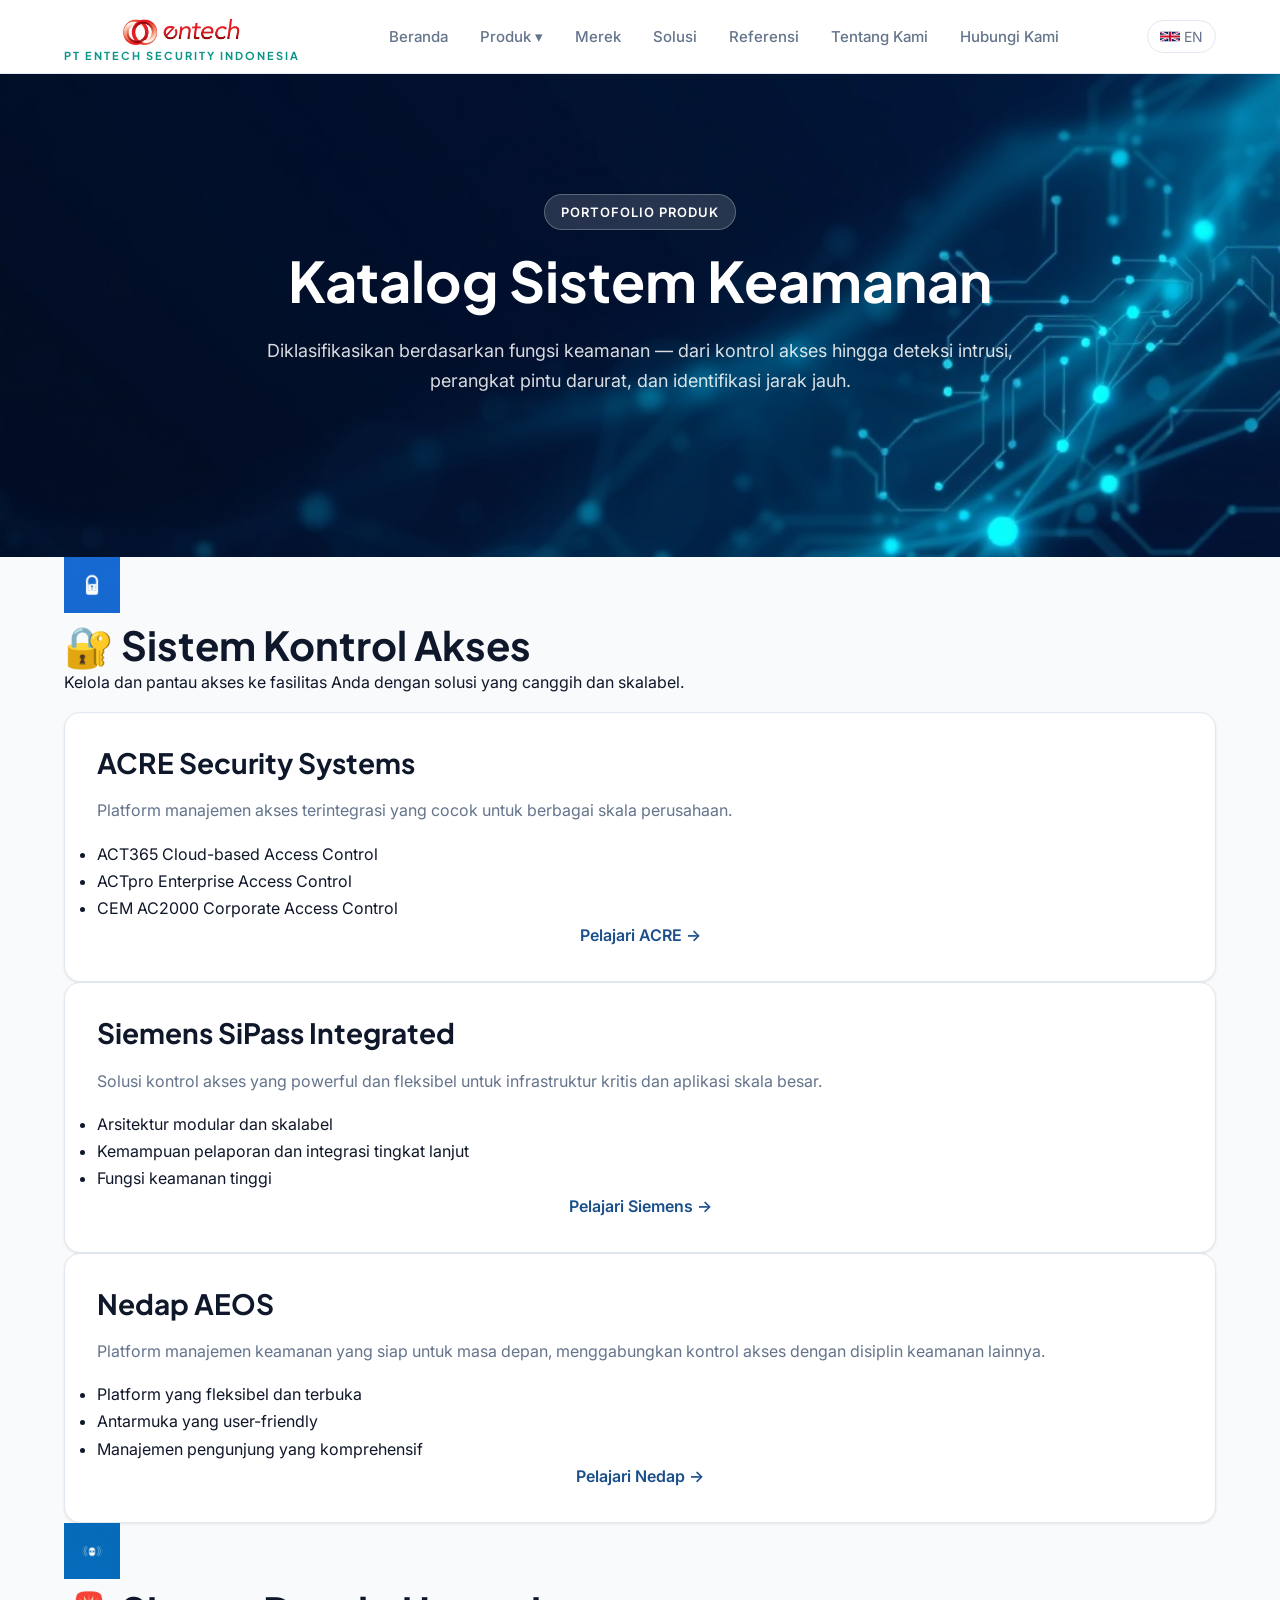
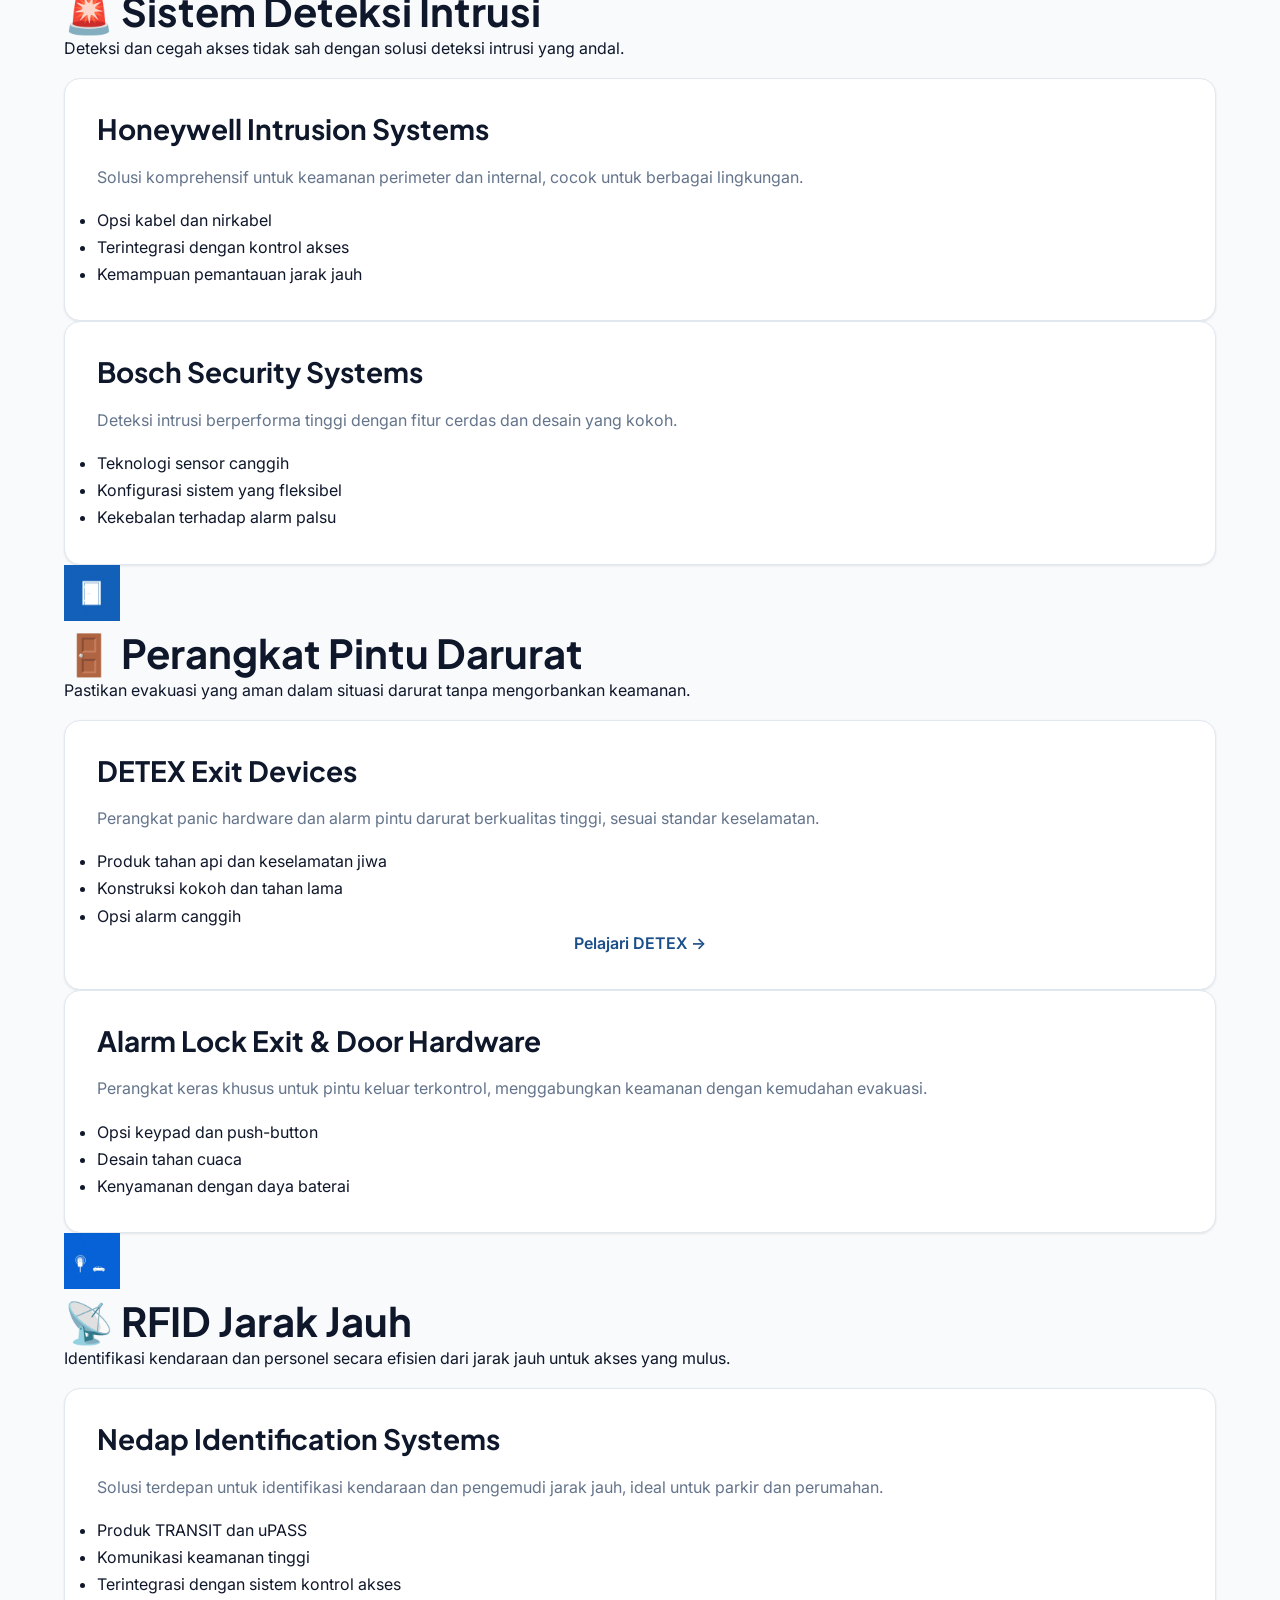
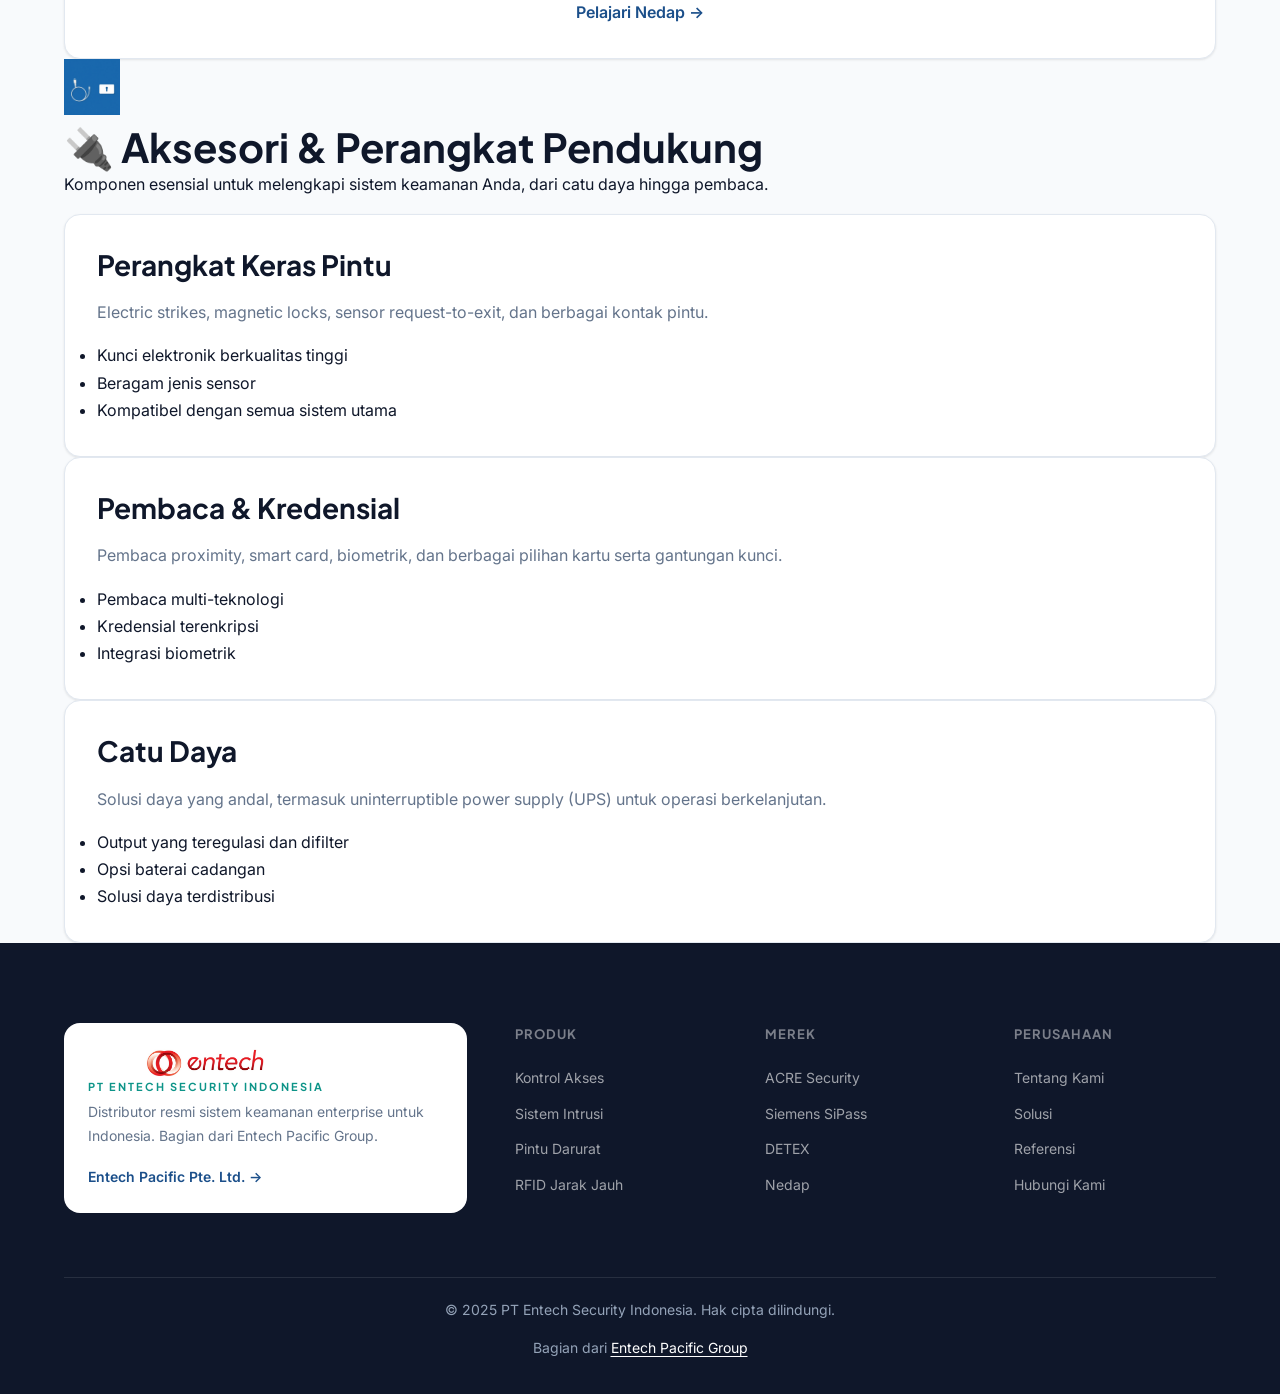
<file: products.html>
<!DOCTYPE html>
<html lang="id">
<head>
  <meta charset="UTF-8" />
  <meta name="viewport" content="width=device-width, initial-scale=1.0" />
  <title>Produk | PT Entech Security Indonesia</title>
  <meta name="description" content="Jelajahi katalog produk PT Entech Security Indonesia — kontrol akses, sistem deteksi intrusi, perangkat pintu darurat, RFID jarak jauh, dan aksesoris pendukung." />
  <link rel="preconnect" href="https://fonts.googleapis.com" />
  <link rel="preconnect" href="https://fonts.gstatic.com" crossorigin />
  <link href="https://fonts.googleapis.com/css2?family=Plus+Jakarta+Sans:wght@400;500;600;700;800&family=Inter:wght@300;400;500;600;700&display=swap" rel="stylesheet" />
  <link rel="stylesheet" href="css/style.css" />
  <link rel="alternate" hreflang="id" href="https://knyf3.github.io/entech-security-website/products.html" />
  <link rel="alternate" hreflang="en" href="https://knyf3.github.io/entech-security-website/en/products.html" />
  <link rel="alternate" hreflang="x-default" href="https://knyf3.github.io/entech-security-website/products.html" />
</head>
<body>
<header class="site-header" id="site-header">
  <nav class="nav-container">
    <a href="index.html" class="nav-logo">
      <span class="logo-mark"><img src="img/logos/entech-logo.jpg" alt="PT Entech Security Indonesia" style="width:auto;height: 30px;"></span>
      <span class="logo-text"><span class="logo-sub">PT ENTECH SECURITY INDONESIA</span></span>
    </a>
    <ul class="nav-links">
      <li><a href="index.html">Beranda</a></li>
      <li class="nav-dropdown"><a href="products.html" class="dropdown-toggle">Produk ▾</a>
        <ul class="dropdown-menu">
          <li><a href="products.html#access-control">Kontrol Akses</a></li>
          <li><a href="products.html#intrusion">Sistem Intrusi</a></li>
          <li><a href="products.html#exit-hardware">Pintu Darurat</a></li>
          <li><a href="products.html#long-range">RFID Jarak Jauh</a></li>
          <li><a href="products.html#accessories">Aksesori</a></li>
        </ul>
      </li>
      <li><a href="brands.html">Merek</a></li>
      <li><a href="solutions.html">Solusi</a></li>
      <li><a href="references.html">Referensi</a></li>
      <li><a href="about.html">Tentang Kami</a></li>
      <li><a href="contact.html" class="nav-cta">Hubungi Kami</a></li>
    </ul>
    <a href="en/products.html" class="lang-switch"><img src="img/flags/gb.svg" alt="EN" style="width:20px;height:13px;border-radius:2px;vertical-align:middle;margin-right:4px;">EN</a>
    <button class="nav-hamburger" id="navHamburger" aria-label="Toggle menu"><span></span><span></span><span></span></button>
  </nav>
</header>

<main>
  <section class="hero-section fade-in" style="background-image: url('images/hero-bg.jpg'); background-size: cover; background-position: center;">
    <div class="container text-center">
      <p class="hero-badge">Portofolio Produk</p>
      <h1 class="hero-title">Katalog Sistem Keamanan</h1>
      <p class="hero-subtitle">Diklasifikasikan berdasarkan fungsi keamanan — dari kontrol akses hingga deteksi intrusi, perangkat pintu darurat, dan identifikasi jarak jauh.</p>
    </div>
  </section>

  <section id="access-control" class="product-category py-5 fade-in">
    <div class="container">
      <img src="images/icon-access-control.png" alt="Kategori" style="width:56px;height:56px;object-fit:contain;margin-bottom:8px;display:block;">
      <h2><span class="category-icon">🔐</span> Sistem Kontrol Akses</h2>
      <p class="lead mb-4">Kelola dan pantau akses ke fasilitas Anda dengan solusi yang canggih dan skalabel.</p>
      <div class="product-grid">
        <div class="product-card">
          <h3>ACRE Security Systems</h3>
          <p>Platform manajemen akses terintegrasi yang cocok untuk berbagai skala perusahaan.</p>
          <ul>
            <li>ACT365 Cloud-based Access Control</li>
            <li>ACTpro Enterprise Access Control</li>
            <li>CEM AC2000 Corporate Access Control</li>
          </ul>
          <a href="brands.html#acre" class="btn btn-link">Pelajari ACRE →</a>
        </div>
        <div class="product-card">
          <h3>Siemens SiPass Integrated</h3>
          <p>Solusi kontrol akses yang powerful dan fleksibel untuk infrastruktur kritis dan aplikasi skala besar.</p>
          <ul>
            <li>Arsitektur modular dan skalabel</li>
            <li>Kemampuan pelaporan dan integrasi tingkat lanjut</li>
            <li>Fungsi keamanan tinggi</li>
          </ul>
          <a href="brands.html#siemens" class="btn btn-link">Pelajari Siemens →</a>
        </div>
        <div class="product-card">
          <h3>Nedap AEOS</h3>
          <p>Platform manajemen keamanan yang siap untuk masa depan, menggabungkan kontrol akses dengan disiplin keamanan lainnya.</p>
          <ul>
            <li>Platform yang fleksibel dan terbuka</li>
            <li>Antarmuka yang user-friendly</li>
            <li>Manajemen pengunjung yang komprehensif</li>
          </ul>
          <a href="brands.html#nedap" class="btn btn-link">Pelajari Nedap →</a>
        </div>
      </div>
    </div>
  </section>

  <section id="intrusion" class="product-category bg-light py-5 fade-in">
    <div class="container">
      <img src="images/icon-intrusion.png" alt="Kategori" style="width:56px;height:56px;object-fit:contain;margin-bottom:8px;display:block;">
      <h2><span class="category-icon">🚨</span> Sistem Deteksi Intrusi</h2>
      <p class="lead mb-4">Deteksi dan cegah akses tidak sah dengan solusi deteksi intrusi yang andal.</p>
      <div class="product-grid">
        <div class="product-card">
          <h3>Honeywell Intrusion Systems</h3>
          <p>Solusi komprehensif untuk keamanan perimeter dan internal, cocok untuk berbagai lingkungan.</p>
          <ul>
            <li>Opsi kabel dan nirkabel</li>
            <li>Terintegrasi dengan kontrol akses</li>
            <li>Kemampuan pemantauan jarak jauh</li>
          </ul>
        </div>
        <div class="product-card">
          <h3>Bosch Security Systems</h3>
          <p>Deteksi intrusi berperforma tinggi dengan fitur cerdas dan desain yang kokoh.</p>
          <ul>
            <li>Teknologi sensor canggih</li>
            <li>Konfigurasi sistem yang fleksibel</li>
            <li>Kekebalan terhadap alarm palsu</li>
          </ul>
        </div>
      </div>
    </div>
  </section>

  <section id="exit-hardware" class="product-category py-5 fade-in">
    <div class="container">
      <img src="images/icon-exit-hardware.png" alt="Kategori" style="width:56px;height:56px;object-fit:contain;margin-bottom:8px;display:block;">
      <h2><span class="category-icon">🚪</span> Perangkat Pintu Darurat</h2>
      <p class="lead mb-4">Pastikan evakuasi yang aman dalam situasi darurat tanpa mengorbankan keamanan.</p>
      <div class="product-grid">
        <div class="product-card">
          <h3>DETEX Exit Devices</h3>
          <p>Perangkat panic hardware dan alarm pintu darurat berkualitas tinggi, sesuai standar keselamatan.</p>
          <ul>
            <li>Produk tahan api dan keselamatan jiwa</li>
            <li>Konstruksi kokoh dan tahan lama</li>
            <li>Opsi alarm canggih</li>
          </ul>
          <a href="brands.html#detex" class="btn btn-link">Pelajari DETEX →</a>
        </div>
        <div class="product-card">
          <h3>Alarm Lock Exit & Door Hardware</h3>
          <p>Perangkat keras khusus untuk pintu keluar terkontrol, menggabungkan keamanan dengan kemudahan evakuasi.</p>
          <ul>
            <li>Opsi keypad dan push-button</li>
            <li>Desain tahan cuaca</li>
            <li>Kenyamanan dengan daya baterai</li>
          </ul>
        </div>
      </div>
    </div>
  </section>

  <section id="long-range" class="product-category bg-light py-5 fade-in">
    <div class="container">
      <img src="images/icon-rfid.png" alt="Kategori" style="width:56px;height:56px;object-fit:contain;margin-bottom:8px;display:block;">
      <h2><span class="category-icon">📡</span> RFID Jarak Jauh</h2>
      <p class="lead mb-4">Identifikasi kendaraan dan personel secara efisien dari jarak jauh untuk akses yang mulus.</p>
      <div class="product-grid">
        <div class="product-card">
          <h3>Nedap Identification Systems</h3>
          <p>Solusi terdepan untuk identifikasi kendaraan dan pengemudi jarak jauh, ideal untuk parkir dan perumahan.</p>
          <ul>
            <li>Produk TRANSIT dan uPASS</li>
            <li>Komunikasi keamanan tinggi</li>
            <li>Terintegrasi dengan sistem kontrol akses</li>
          </ul>
          <a href="brands.html#nedap" class="btn btn-link">Pelajari Nedap →</a>
        </div>
      </div>
    </div>
  </section>

  <section id="accessories" class="product-category py-5 fade-in">
    <div class="container">
      <img src="images/icon-accessories.png" alt="Kategori" style="width:56px;height:56px;object-fit:contain;margin-bottom:8px;display:block;">
      <h2><span class="category-icon">🔌</span> Aksesori & Perangkat Pendukung</h2>
      <p class="lead mb-4">Komponen esensial untuk melengkapi sistem keamanan Anda, dari catu daya hingga pembaca.</p>
      <div class="product-grid">
        <div class="product-card">
          <h3>Perangkat Keras Pintu</h3>
          <p>Electric strikes, magnetic locks, sensor request-to-exit, dan berbagai kontak pintu.</p>
          <ul>
            <li>Kunci elektronik berkualitas tinggi</li>
            <li>Beragam jenis sensor</li>
            <li>Kompatibel dengan semua sistem utama</li>
          </ul>
        </div>
        <div class="product-card">
          <h3>Pembaca & Kredensial</h3>
          <p>Pembaca proximity, smart card, biometrik, dan berbagai pilihan kartu serta gantungan kunci.</p>
          <ul>
            <li>Pembaca multi-teknologi</li>
            <li>Kredensial terenkripsi</li>
            <li>Integrasi biometrik</li>
          </ul>
        </div>
        <div class="product-card">
          <h3>Catu Daya</h3>
          <p>Solusi daya yang andal, termasuk uninterruptible power supply (UPS) untuk operasi berkelanjutan.</p>
          <ul>
            <li>Output yang teregulasi dan difilter</li>
            <li>Opsi baterai cadangan</li>
            <li>Solusi daya terdistribusi</li>
          </ul>
        </div>
      </div>
    </div>
  </section>

</main>

<footer class="site-footer">
  <div class="container">
    <div class="footer-grid">
      <div class="footer-brand">
        <a href="index.html" class="nav-logo" style="margin-bottom:12px;display:inline-flex;">
          <span class="logo-mark"><img src="img/logos/entech-logo.jpg" alt="PT Entech Security Indonesia" style="width:auto;height:30px;"></span>
          <span class="logo-text"><span class="logo-sub">PT ENTECH SECURITY INDONESIA</span></span>
        </a>
        <p>Distributor resmi sistem keamanan enterprise untuk Indonesia. Bagian dari Entech Pacific Group.</p>
        <a href="https://www.entechpacific.com" target="_blank" rel="noopener" class="footer-link">Entech Pacific Pte. Ltd. →</a>
      </div>
      <div>
        <h4>Produk</h4>
        <ul>
          <li><a href="products.html#access-control">Kontrol Akses</a></li>
          <li><a href="products.html#intrusion">Sistem Intrusi</a></li>
          <li><a href="products.html#exit-hardware">Pintu Darurat</a></li>
          <li><a href="products.html#long-range">RFID Jarak Jauh</a></li>
        </ul>
      </div>
      <div>
        <h4>Merek</h4>
        <ul>
          <li><a href="brands.html#acre">ACRE Security</a></li>
          <li><a href="brands.html#siemens">Siemens SiPass</a></li>
          <li><a href="brands.html#detex">DETEX</a></li>
          <li><a href="brands.html#nedap">Nedap</a></li>
        </ul>
      </div>
      <div>
        <h4>Perusahaan</h4>
        <ul>
          <li><a href="about.html">Tentang Kami</a></li>
          <li><a href="solutions.html">Solusi</a></li>
          <li><a href="references.html">Referensi</a></li>
          <li><a href="contact.html">Hubungi Kami</a></li>
        </ul>
      </div>
    </div>
    <div class="footer-bottom">
      <p>&copy; 2025 PT Entech Security Indonesia. Hak cipta dilindungi.</p>
      <p>Bagian dari <a href="https://www.entechpacific.com" target="_blank" rel="noopener">Entech Pacific Group</a></p>
    </div>
  </div>
</footer>
<script src="js/main.js"></script>
</body>
</html>
</file>
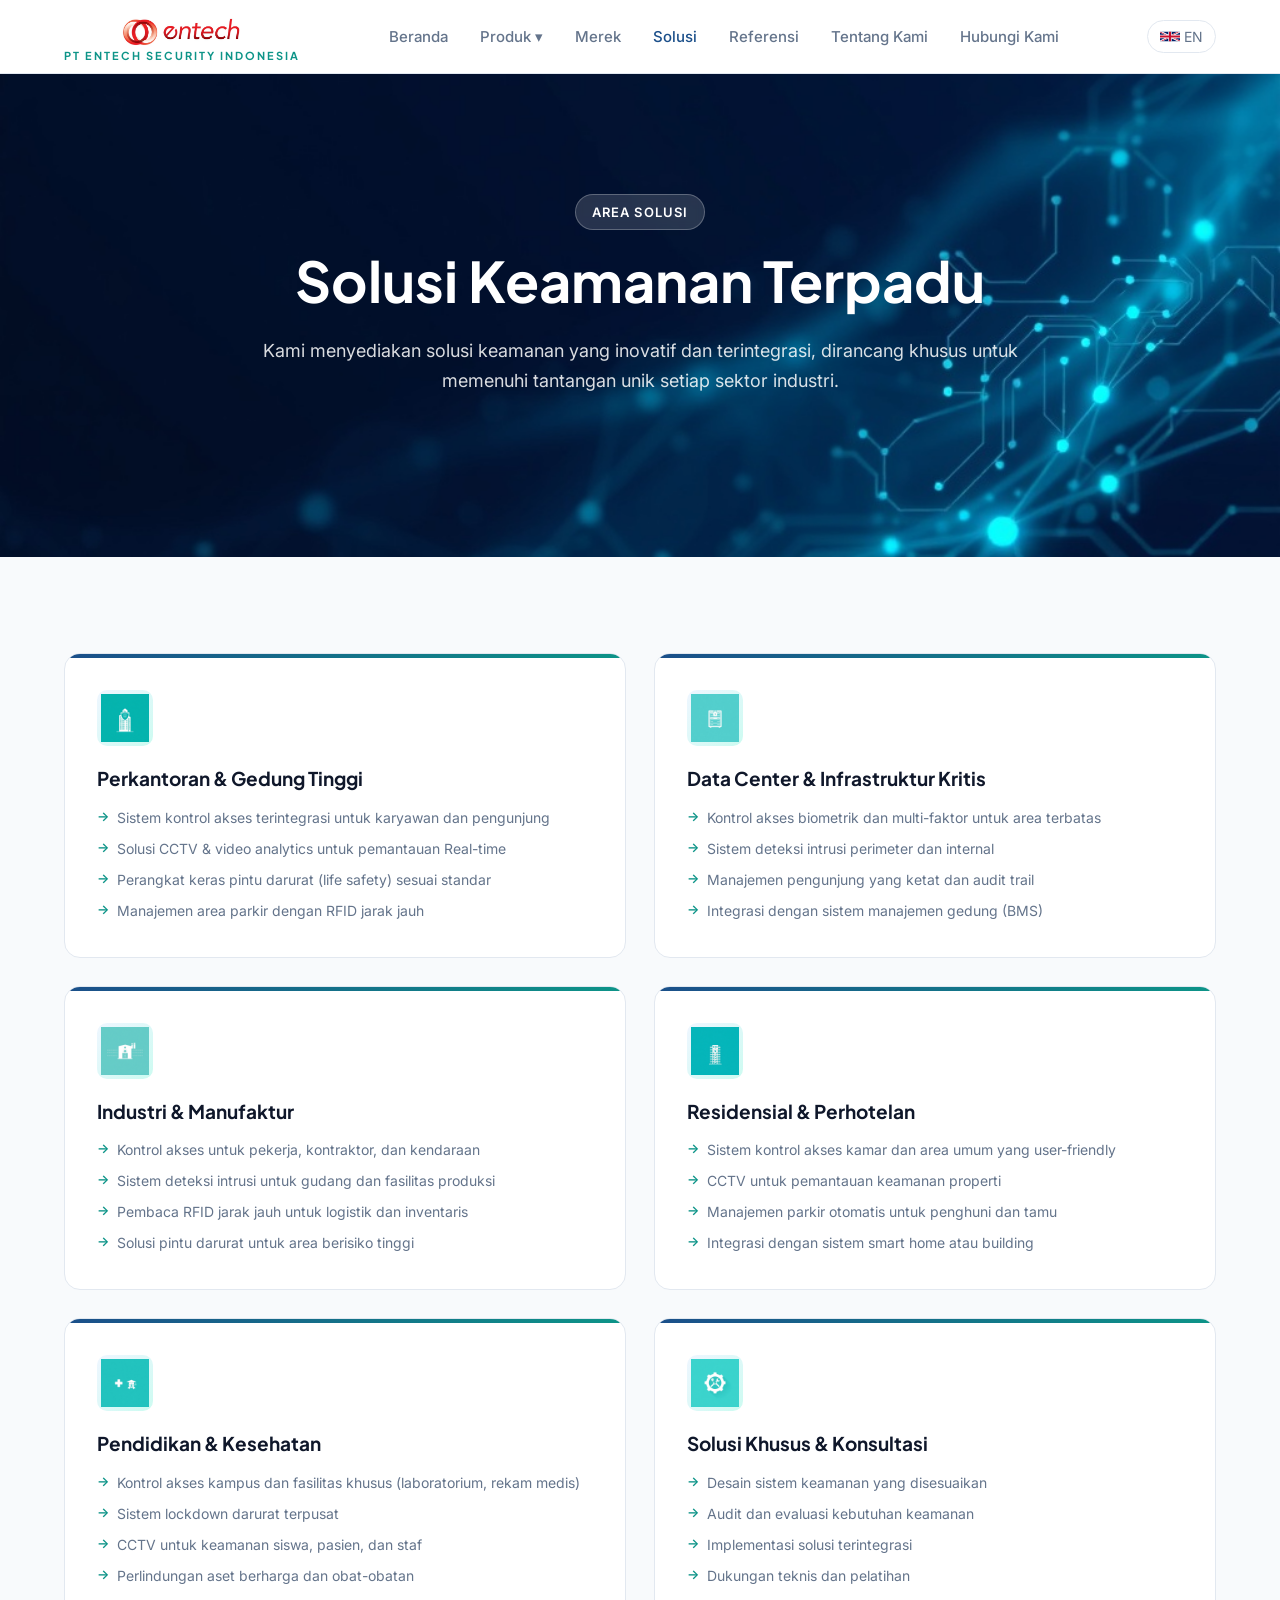
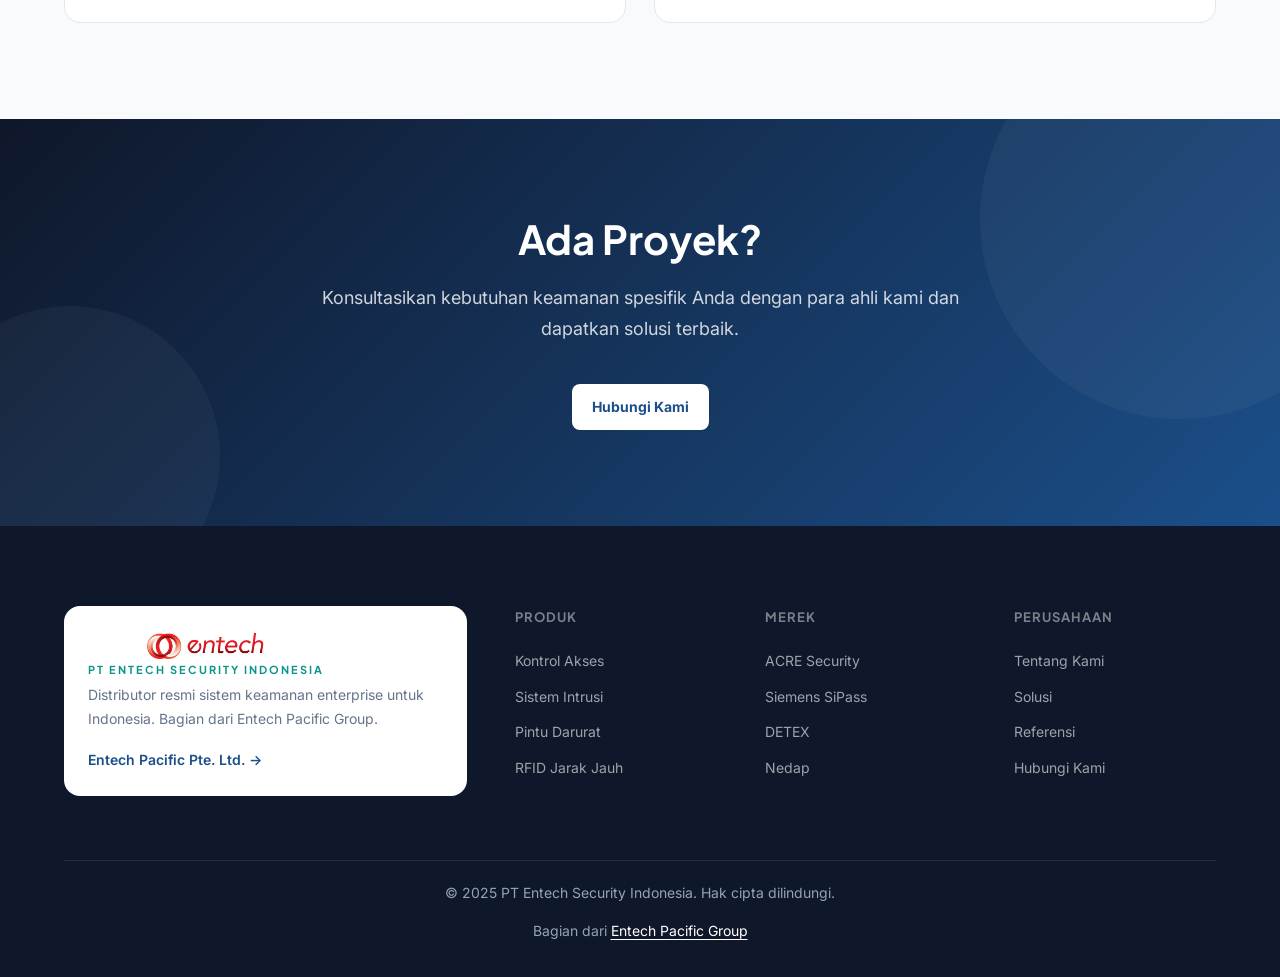
<file: solutions.html>
<!DOCTYPE html>
<html lang="id">
<head>
  <meta charset="UTF-8" />
  <meta name="viewport" content="width=device-width, initial-scale=1.0" />
  <title>Solusi | PT Entech Security Indonesia</title>
  <meta name="description" content="Temukan solusi keamanan terpadu dari PT Entech Security Indonesia untuk berbagai sektor seperti perkantoran, industri, kesehatan, dan pendidikan." />
  <link rel="preconnect" href="https://fonts.googleapis.com" />
  <link rel="preconnect" href="https://fonts.gstatic.com" crossorigin />
  <link href="https://fonts.googleapis.com/css2?family=Plus+Jakarta+Sans:wght@400;500;600;700;800&family=Inter:wght@300;400;500;600;700&display=swap" rel="stylesheet" />
  <link rel="stylesheet" href="css/style.css" />
  <link rel="alternate" hreflang="id" href="https://knyf3.github.io/entech-security-website/solutions.html" />
  <link rel="alternate" hreflang="en" href="https://knyf3.github.io/entech-security-website/en/solutions.html" />
  <link rel="alternate" hreflang="x-default" href="https://knyf3.github.io/entech-security-website/solutions.html" />
</head>
<body>
<header class="site-header" id="site-header">
  <nav class="nav-container">
    <a href="index.html" class="nav-logo">
      <span class="logo-mark"><img src="img/logos/entech-logo.jpg" alt="PT Entech Security Indonesia" style="width:auto;height: 30px;"></span>
      <span class="logo-text"><span class="logo-sub">PT ENTECH SECURITY INDONESIA</span></span>
    </a>
    <ul class="nav-links">
      <li><a href="index.html">Beranda</a></li>
      <li class="nav-dropdown"><a href="products.html" class="dropdown-toggle">Produk ▾</a>
        <ul class="dropdown-menu">
          <li><a href="products.html#access-control">Kontrol Akses</a></li>
          <li><a href="products.html#intrusion">Sistem Intrusi</a></li>
          <li><a href="products.html#exit-hardware">Pintu Darurat</a></li>
          <li><a href="products.html#long-range">Pembaca Jarak Jauh</a></li>
          <li><a href="products.html#accessories">Aksesori</a></li>
        </ul>
      </li>
      <li><a href="brands.html">Merek</a></li>
      <li><a href="solutions.html" class="active">Solusi</a></li>
      <li><a href="references.html">Referensi</a></li>
      <li><a href="about.html">Tentang Kami</a></li>
      <li><a href="contact.html" class="nav-cta">Hubungi Kami</a></li>
    </ul>
    <a href="en/solutions.html" class="lang-switch"><img src="img/flags/gb.svg" alt="EN" style="width:20px;height:13px;border-radius:2px;vertical-align:middle;margin-right:4px;">EN</a>
    <button class="nav-hamburger" id="navHamburger" aria-label="Toggle menu"><span></span><span></span><span></span></button>
  </nav>
</header>

<main>
  <section class="hero-section" style="background-image: url('images/hero-bg.jpg'); background-size: cover; background-position: center;">
    <div class="container fade-in">
      <span class="section-badge">Area Solusi</span>
      <h1>Solusi Keamanan Terpadu</h1>
      <p class="hero-subtitle">Kami menyediakan solusi keamanan yang inovatif dan terintegrasi, dirancang khusus untuk memenuhi tantangan unik setiap sektor industri.</p>
    </div>
  </section>

  <section class="solutions-grid-section bg-alt">
    <div class="container">
      <div class="solutions-grid two-col">

        <div class="solution-card fade-in">
          <div class="icon-square accent-light-bg"><img src="images/icon-solution-commercial.png" alt="Commercial" style="width:48px;height:48px;object-fit:contain;"></div>
          <h3>Perkantoran & Gedung Tinggi</h3>
          <ul>
            <li>Sistem kontrol akses terintegrasi untuk karyawan dan pengunjung</li>
            <li>Solusi CCTV & video analytics untuk pemantauan Real-time</li>
            <li>Perangkat keras pintu darurat (life safety) sesuai standar</li>
            <li>Manajemen area parkir dengan RFID jarak jauh</li>
          </ul>
        </div>

        <div class="solution-card fade-in">
          <div class="icon-square accent-light-bg"><img src="images/icon-solution-datacenter.png" alt="Data Center" style="width:48px;height:48px;object-fit:contain;"></div>
          <h3>Data Center & Infrastruktur Kritis</h3>
          <ul>
            <li>Kontrol akses biometrik dan multi-faktor untuk area terbatas</li>
            <li>Sistem deteksi intrusi perimeter dan internal</li>
            <li>Manajemen pengunjung yang ketat dan audit trail</li>
            <li>Integrasi dengan sistem manajemen gedung (BMS)</li>
          </ul>
        </div>

        <div class="solution-card fade-in">
          <div class="icon-square accent-light-bg"><img src="images/icon-solution-industrial.png" alt="Industrial" style="width:48px;height:48px;object-fit:contain;"></div>
          <h3>Industri & Manufaktur</h3>
          <ul>
            <li>Kontrol akses untuk pekerja, kontraktor, dan kendaraan</li>
            <li>Sistem deteksi intrusi untuk gudang dan fasilitas produksi</li>
            <li>Pembaca RFID jarak jauh untuk logistik dan inventaris</li>
            <li>Solusi pintu darurat untuk area berisiko tinggi</li>
          </ul>
        </div>

        <div class="solution-card fade-in">
          <div class="icon-square accent-light-bg"><img src="images/icon-solution-residential.png" alt="Residential" style="width:48px;height:48px;object-fit:contain;"></div>
          <h3>Residensial & Perhotelan</h3>
          <ul>
            <li>Sistem kontrol akses kamar dan area umum yang user-friendly</li>
            <li>CCTV untuk pemantauan keamanan properti</li>
            <li>Manajemen parkir otomatis untuk penghuni dan tamu</li>
            <li>Integrasi dengan sistem smart home atau building</li>
          </ul>
        </div>

        <div class="solution-card fade-in">
          <div class="icon-square accent-light-bg"><img src="images/icon-solution-healthcare.png" alt="Healthcare/Education" style="width:48px;height:48px;object-fit:contain;"></div>
          <h3>Pendidikan & Kesehatan</h3>
          <ul>
            <li>Kontrol akses kampus dan fasilitas khusus (laboratorium, rekam medis)</li>
            <li>Sistem lockdown darurat terpusat</li>
            <li>CCTV untuk keamanan siswa, pasien, dan staf</li>
            <li>Perlindungan aset berharga dan obat-obatan</li>
          </ul>
        </div>

        <div class="solution-card fade-in">
          <div class="icon-square accent-light-bg"><img src="images/icon-solution-custom.png" alt="Custom" style="width:48px;height:48px;object-fit:contain;"></div>
          <h3>Solusi Khusus & Konsultasi</h3>
          <ul>
            <li>Desain sistem keamanan yang disesuaikan</li>
            <li>Audit dan evaluasi kebutuhan keamanan</li>
            <li>Implementasi solusi terintegrasi</li>
            <li>Dukungan teknis dan pelatihan</li>
          </ul>
        </div>

      </div>
    </div>
  </section>

  <section class="cta-section bg-navy">
    <div class="container fade-in text-center">
      <h2>Ada Proyek?</h2>
      <p>Konsultasikan kebutuhan keamanan spesifik Anda dengan para ahli kami dan dapatkan solusi terbaik.</p>
      <div class="cta-actions">
        <a href="contact.html" class="btn btn-primary">Hubungi Kami</a>
      </div>
    </div>
  </section>
</main>

<footer class="site-footer">
  <div class="container">
    <div class="footer-grid">
      <div class="footer-brand">
        <a href="index.html" class="nav-logo" style="margin-bottom:12px;display:inline-flex;">
          <span class="logo-mark"><img src="img/logos/entech-logo.jpg" alt="PT Entech Security Indonesia" style="width:auto;height:30px;"></span>
          <span class="logo-text"><span class="logo-sub">PT ENTECH SECURITY INDONESIA</span></span>
        </a>
        <p>Distributor resmi sistem keamanan enterprise untuk Indonesia. Bagian dari Entech Pacific Group.</p>
        <a href="https://www.entechpacific.com" target="_blank" rel="noopener" class="footer-link">Entech Pacific Pte. Ltd. →</a>
      </div>
      <div>
        <h4>Produk</h4>
        <ul>
          <li><a href="products.html#access-control">Kontrol Akses</a></li>
          <li><a href="products.html#intrusion">Sistem Intrusi</a></li>
          <li><a href="products.html#exit-hardware">Pintu Darurat</a></li>
          <li><a href="products.html#long-range">RFID Jarak Jauh</a></li>
        </ul>
      </div>
      <div>
        <h4>Merek</h4>
        <ul>
          <li><a href="brands.html#acre">ACRE Security</a></li>
          <li><a href="brands.html#siemens">Siemens SiPass</a></li>
          <li><a href="brands.html#detex">DETEX</a></li>
          <li><a href="brands.html#nedap">Nedap</a></li>
        </ul>
      </div>
      <div>
        <h4>Perusahaan</h4>
        <ul>
          <li><a href="about.html">Tentang Kami</a></li>
          <li><a href="solutions.html">Solusi</a></li>
          <li><a href="references.html">Referensi</a></li>
          <li><a href="contact.html">Hubungi Kami</a></li>
        </ul>
      </div>
    </div>
    <div class="footer-bottom">
      <p>&copy; 2025 PT Entech Security Indonesia. Hak cipta dilindungi.</p>
      <p>Bagian dari <a href="https://www.entechpacific.com" target="_blank" rel="noopener">Entech Pacific Group</a></p>
    </div>
  </div>
</footer>
<script src="js/main.js"></script>
</body>
</html>
</file>
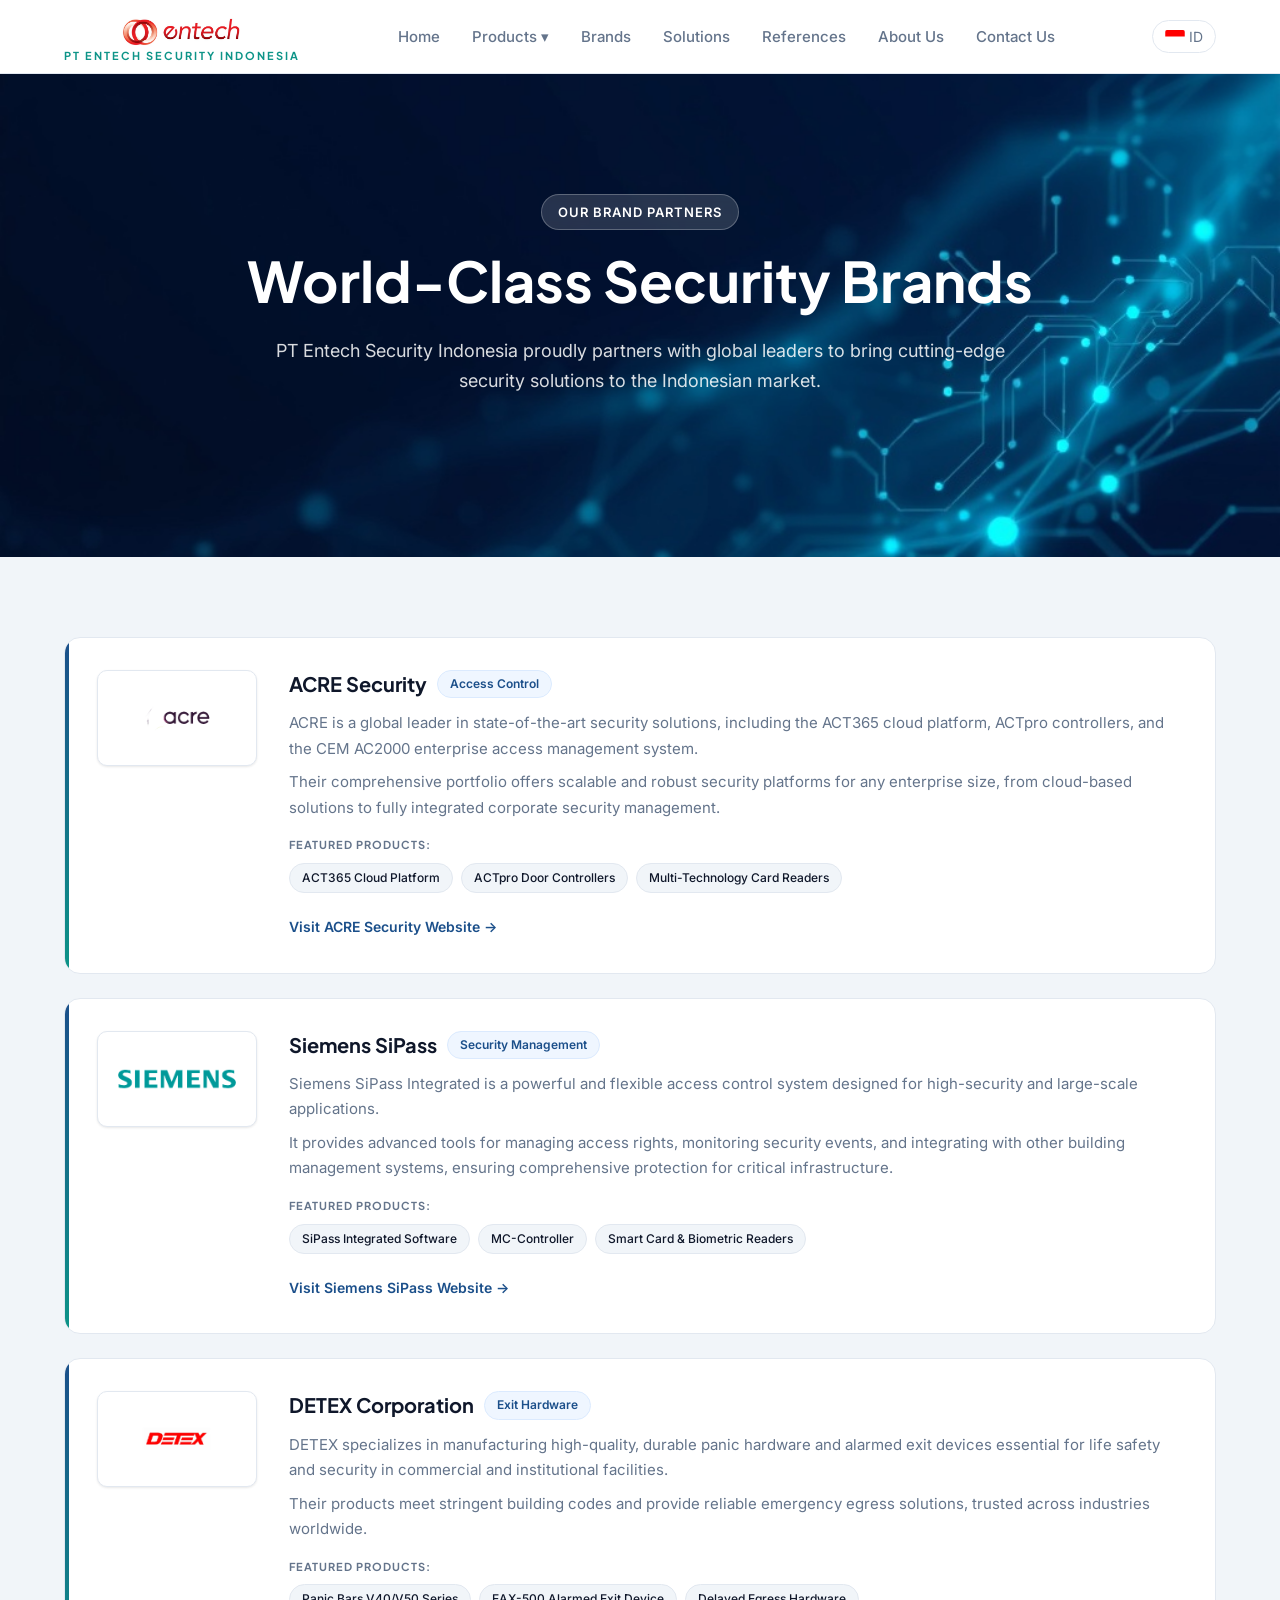
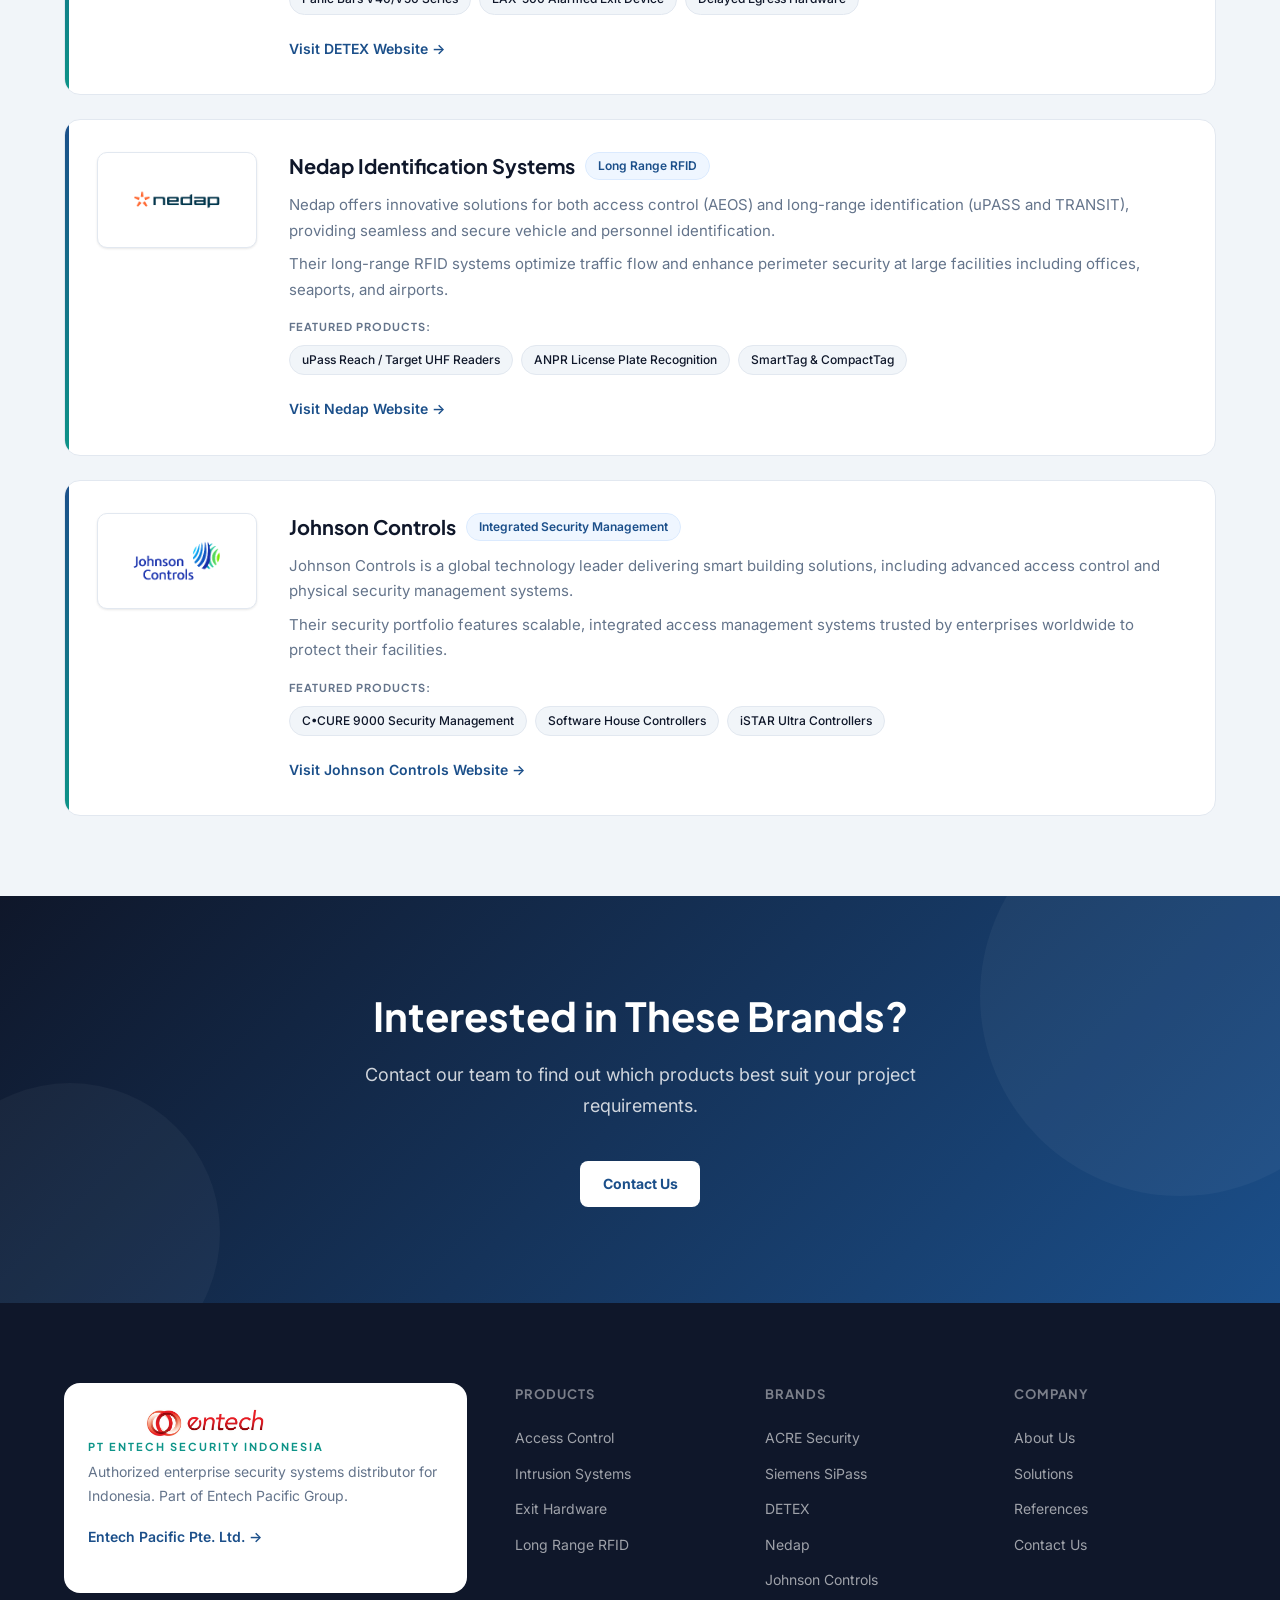
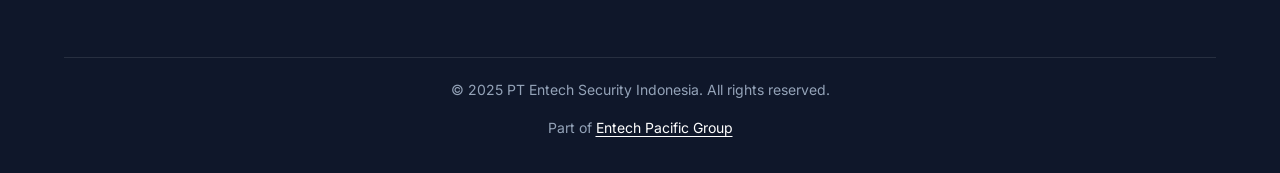
<file: en/brands.html>
<!DOCTYPE html>
<html lang="en">
<head>
  <meta charset="UTF-8" />
  <meta name="viewport" content="width=device-width, initial-scale=1.0" />
  <title>Brands | PT Entech Security Indonesia</title>
  <meta name="description" content="Discover the world-class security brands partnered with PT Entech Security Indonesia, offering leading access control, intrusion, and exit solutions." />
  <link rel="preconnect" href="https://fonts.googleapis.com" />
  <link rel="preconnect" href="https://fonts.gstatic.com" crossorigin />
  <link href="https://fonts.googleapis.com/css2?family=Plus+Jakarta+Sans:wght@400;500;600;700;800&family=Inter:wght@300;400;500;600;700&display=swap" rel="stylesheet" />
  <link rel="stylesheet" href="../css/style.css" />
  <link rel="alternate" hreflang="id" href="https://knyf3.github.io/entech-security-website/brands.html" />
  <link rel="alternate" hreflang="en" href="https://knyf3.github.io/entech-security-website/en/brands.html" />
  <link rel="alternate" hreflang="x-default" href="https://knyf3.github.io/entech-security-website/brands.html" />
</head>
<body>
<header class="site-header" id="site-header">
  <nav class="nav-container">
    <a href="index.html" class="nav-logo">
      <span class="logo-mark"><img src="../img/logos/entech-logo.jpg" alt="PT Entech Security Indonesia" style="width:auto;height: 30px;"></span>
      <span class="logo-text"><span class="logo-sub">PT ENTECH SECURITY INDONESIA</span></span>
    </a>
    <ul class="nav-links">
      <li><a href="index.html">Home</a></li>
      <li class="nav-dropdown"><a href="products.html" class="dropdown-toggle">Products ▾</a>
        <ul class="dropdown-menu">
          <li><a href="products.html#access-control">Access Control</a></li>
          <li><a href="products.html#intrusion">Intrusion Systems</a></li>
          <li><a href="products.html#exit-hardware">Exit Hardware</a></li>
          <li><a href="products.html#long-range">Long Range RFID</a></li>
          <li><a href="products.html#accessories">Accessories</a></li>
        </ul>
      </li>
      <li><a href="brands.html">Brands</a></li>
      <li><a href="solutions.html">Solutions</a></li>
      <li><a href="references.html">References</a></li>
      <li><a href="about.html">About Us</a></li>
      <li><a href="contact.html" class="nav-cta">Contact Us</a></li>
    </ul>
    <a href="../brands.html" class="lang-switch"><img src="../img/flags/id.svg" alt="ID" style="width:20px;height:13px;border-radius:2px;vertical-align:middle;margin-right:4px;">ID</a>
    <button class="nav-hamburger" id="navHamburger" aria-label="Toggle menu"><span></span><span></span><span></span></button>
  </nav>
</header>

<main>
  <section class="hero-section" style="background-image: url('../images/hero-bg.jpg'); background-size: cover; background-position: center;">
    <div class="container fade-in">
      <span class="section-badge">Our Brand Partners</span>
      <h1>World-Class Security Brands</h1>
      <p class="hero-subtitle">PT Entech Security Indonesia proudly partners with global leaders to bring cutting-edge security solutions to the Indonesian market.</p>
    </div>
  </section>

  <section class="brands-list-section">
    <div class="container">

      <div class="brand-card fade-in" id="acre">
        <div class="brand-logo-box">
          <img src="../img/logos/acre-logo.png" alt="ACRE Security">
        </div>
        <div class="brand-card-content">
          <div class="brand-card-header">
            <h2>ACRE Security</h2>
            <span class="tag-pill">Access Control</span>
          </div>
          <div class="brand-card-body">
            <p>ACRE is a global leader in state-of-the-art security solutions, including the ACT365 cloud platform, ACTpro controllers, and the CEM AC2000 enterprise access management system.</p>
            <p>Their comprehensive portfolio offers scalable and robust security platforms for any enterprise size, from cloud-based solutions to fully integrated corporate security management.</p>
            <div class="brand-products">
              <h4>Featured Products:</h4>
              <span class="product-pill">ACT365 Cloud Platform</span>
              <span class="product-pill">ACTpro Door Controllers</span>
              <span class="product-pill">Multi-Technology Card Readers</span>
            </div>
          </div>
          <a href="https://www.acre-security.com" target="_blank" rel="noopener" class="btn btn-link">Visit ACRE Security Website →</a>
        </div>
      </div>

      <div class="brand-card fade-in" id="siemens">
        <div class="brand-logo-box">
          <img src="../img/logos/siemens-logo.png" alt="Siemens SiPass">
        </div>
        <div class="brand-card-content">
          <div class="brand-card-header">
            <h2>Siemens SiPass</h2>
            <span class="tag-pill">Security Management</span>
          </div>
          <div class="brand-card-body">
            <p>Siemens SiPass Integrated is a powerful and flexible access control system designed for high-security and large-scale applications.</p>
            <p>It provides advanced tools for managing access rights, monitoring security events, and integrating with other building management systems, ensuring comprehensive protection for critical infrastructure.</p>
            <div class="brand-products">
              <h4>Featured Products:</h4>
              <span class="product-pill">SiPass Integrated Software</span>
              <span class="product-pill">MC-Controller</span>
              <span class="product-pill">Smart Card & Biometric Readers</span>
            </div>
          </div>
          <a href="https://www.siemens.com/global/en/home/products/buildings/security/sipass.html" target="_blank" rel="noopener" class="btn btn-link">Visit Siemens SiPass Website →</a>
        </div>
      </div>

      <div class="brand-card fade-in" id="detex">
        <div class="brand-logo-box">
          <img src="../img/logos/detex-logo.png" alt="DETEX Corporation">
        </div>
        <div class="brand-card-content">
          <div class="brand-card-header">
            <h2>DETEX Corporation</h2>
            <span class="tag-pill">Exit Hardware</span>
          </div>
          <div class="brand-card-body">
            <p>DETEX specializes in manufacturing high-quality, durable panic hardware and alarmed exit devices essential for life safety and security in commercial and institutional facilities.</p>
            <p>Their products meet stringent building codes and provide reliable emergency egress solutions, trusted across industries worldwide.</p>
            <div class="brand-products">
              <h4>Featured Products:</h4>
              <span class="product-pill">Panic Bars V40/V50 Series</span>
              <span class="product-pill">EAX-500 Alarmed Exit Device</span>
              <span class="product-pill">Delayed Egress Hardware</span>
            </div>
          </div>
          <a href="https://www.detex.com" target="_blank" rel="noopener" class="btn btn-link">Visit DETEX Website →</a>
        </div>
      </div>

      <div class="brand-card fade-in" id="nedap">
        <div class="brand-logo-box">
          <img src="../img/logos/nedap-logo.png" alt="Nedap">
        </div>
        <div class="brand-card-content">
          <div class="brand-card-header">
            <h2>Nedap Identification Systems</h2>
            <span class="tag-pill">Long Range RFID</span>
          </div>
          <div class="brand-card-body">
            <p>Nedap offers innovative solutions for both access control (AEOS) and long-range identification (uPASS and TRANSIT), providing seamless and secure vehicle and personnel identification.</p>
            <p>Their long-range RFID systems optimize traffic flow and enhance perimeter security at large facilities including offices, seaports, and airports.</p>
            <div class="brand-products">
              <h4>Featured Products:</h4>
              <span class="product-pill">uPass Reach / Target UHF Readers</span>
              <span class="product-pill">ANPR License Plate Recognition</span>
              <span class="product-pill">SmartTag & CompactTag</span>
            </div>
          </div>
          <a href="https://www.nedapidentification.com" target="_blank" rel="noopener" class="btn btn-link">Visit Nedap Website →</a>
        </div>
      </div>

      <div class="brand-card fade-in" id="johnson-controls">
        <div class="brand-logo-box">
          <img src="../img/logos/jci-logo.png" alt="Johnson Controls">
        </div>
        <div class="brand-card-content">
          <div class="brand-card-header">
            <h2>Johnson Controls</h2>
            <span class="tag-pill">Integrated Security Management</span>
          </div>
          <div class="brand-card-body">
            <p>Johnson Controls is a global technology leader delivering smart building solutions, including advanced access control and physical security management systems.</p>
            <p>Their security portfolio features scalable, integrated access management systems trusted by enterprises worldwide to protect their facilities.</p>
            <div class="brand-products">
              <h4>Featured Products:</h4>
              <span class="product-pill">C•CURE 9000 Security Management</span>
              <span class="product-pill">Software House Controllers</span>
              <span class="product-pill">iSTAR Ultra Controllers</span>
            </div>
          </div>
          <a href="https://www.johnsoncontrols.com" target="_blank" rel="noopener" class="btn btn-link">Visit Johnson Controls Website →</a>
        </div>
      </div>

    </div>
  </section>

  <section class="cta-section bg-navy">
    <div class="container fade-in text-center">
      <h2>Interested in These Brands?</h2>
      <p>Contact our team to find out which products best suit your project requirements.</p>
      <div class="cta-actions">
        <a href="contact.html" class="btn btn-primary">Contact Us</a>
      </div>
    </div>
  </section>
</main>

<footer class="site-footer">
  <div class="container">
    <div class="footer-grid">
      <div class="footer-brand">
        <a href="index.html" class="nav-logo" style="margin-bottom:12px;display:inline-flex;">
          <span class="logo-mark"><img src="../img/logos/entech-logo.jpg" alt="PT Entech Security Indonesia" style="width:auto;height:30px;"></span>
          <span class="logo-text"><span class="logo-sub">PT ENTECH SECURITY INDONESIA</span></span>
        </a>
        <p>Authorized enterprise security systems distributor for Indonesia. Part of Entech Pacific Group.</p>
        <a href="https://www.entechpacific.com" target="_blank" rel="noopener" class="footer-link">Entech Pacific Pte. Ltd. →</a>
      </div>
      <div>
        <h4>Products</h4>
        <ul>
          <li><a href="products.html#access-control">Access Control</a></li>
          <li><a href="products.html#intrusion">Intrusion Systems</a></li>
          <li><a href="products.html#exit-hardware">Exit Hardware</a></li>
          <li><a href="products.html#long-range">Long Range RFID</a></li>
        </ul>
      </div>
      <div>
        <h4>Brands</h4>
        <ul>
          <li><a href="brands.html#acre">ACRE Security</a></li>
          <li><a href="brands.html#siemens">Siemens SiPass</a></li>
          <li><a href="brands.html#detex">DETEX</a></li>
          <li><a href="brands.html#nedap">Nedap</a></li>
          <li><a href="brands.html#johnson-controls">Johnson Controls</a></li>
        </ul>
      </div>
      <div>
        <h4>Company</h4>
        <ul>
          <li><a href="about.html">About Us</a></li>
          <li><a href="solutions.html">Solutions</a></li>
          <li><a href="references.html">References</a></li>
          <li><a href="contact.html">Contact Us</a></li>
        </ul>
      </div>
    </div>
    <div class="footer-bottom">
      <p>&copy; 2025 PT Entech Security Indonesia. All rights reserved.</p>
      <p>Part of <a href="https://www.entechpacific.com" target="_blank" rel="noopener">Entech Pacific Group</a></p>
    </div>
  </div>
</footer>
<script src="../js/main.js"></script>
</body>
</html>
</file>
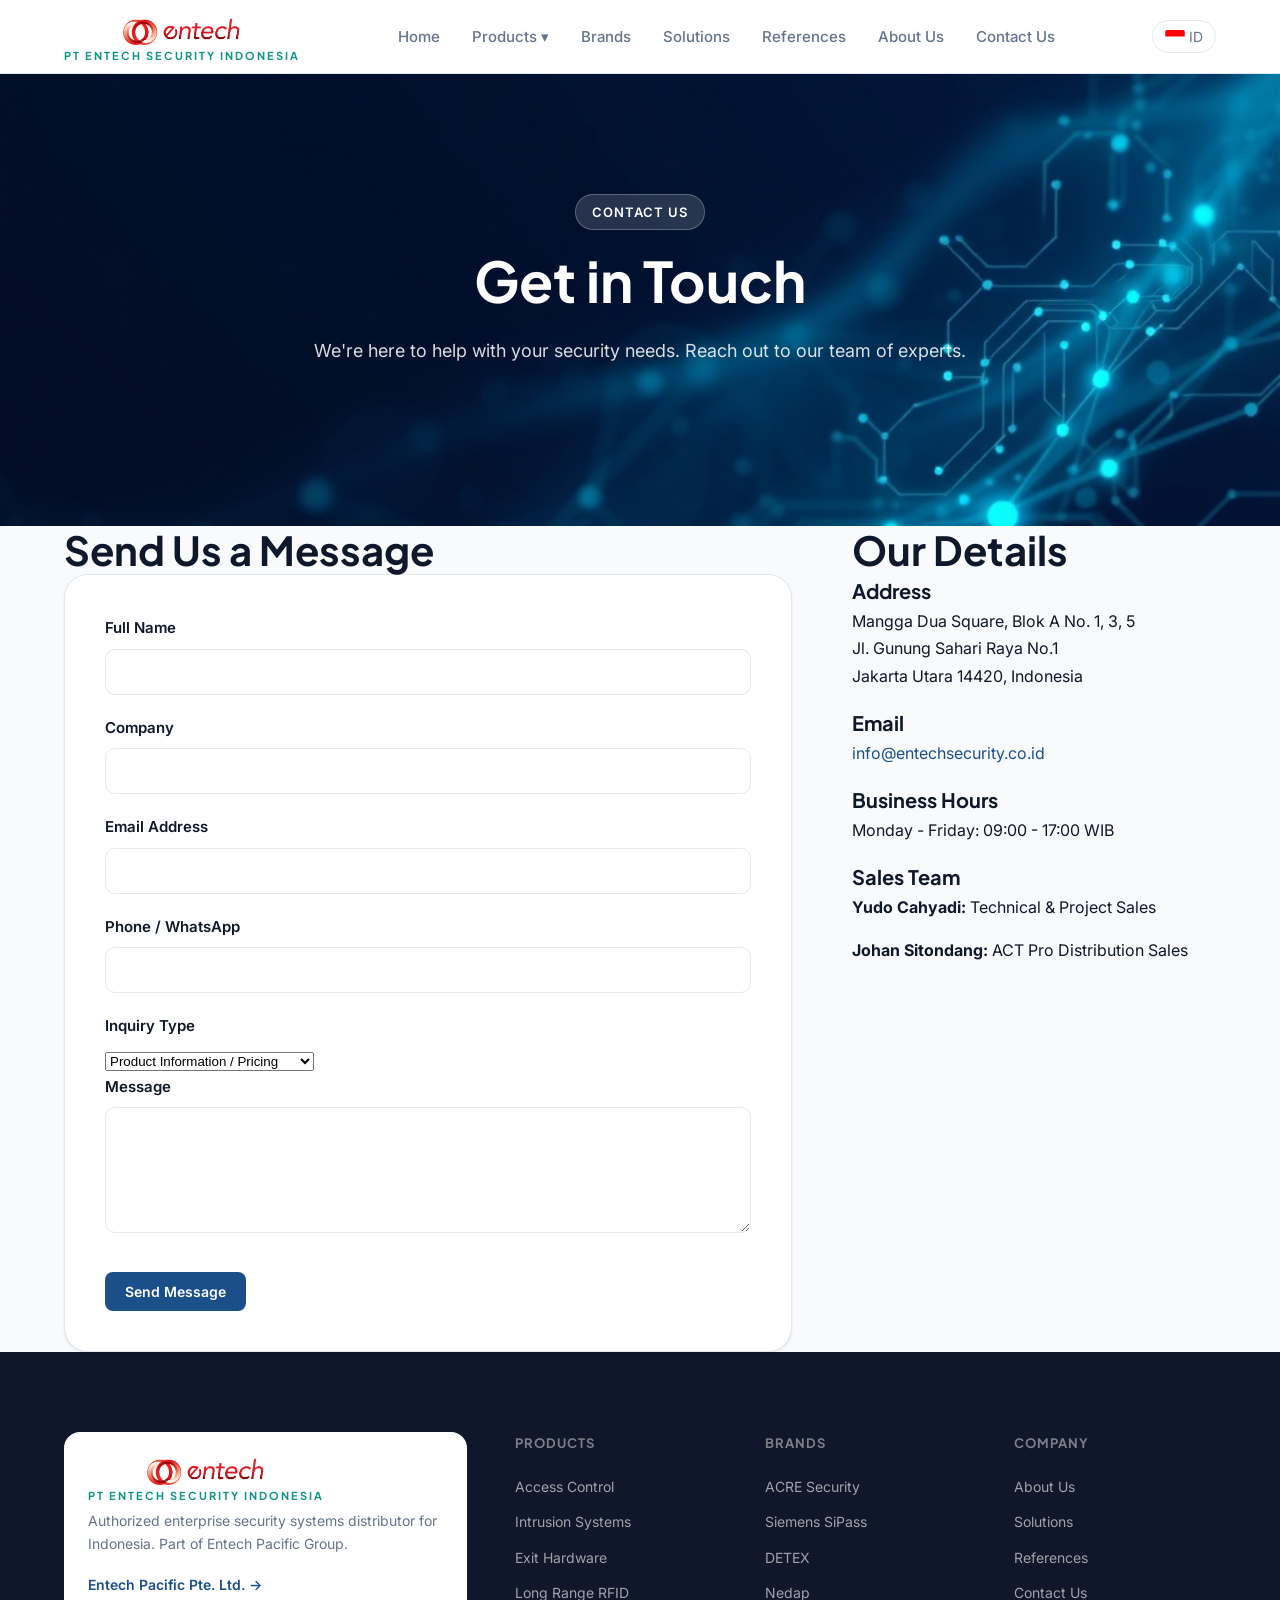
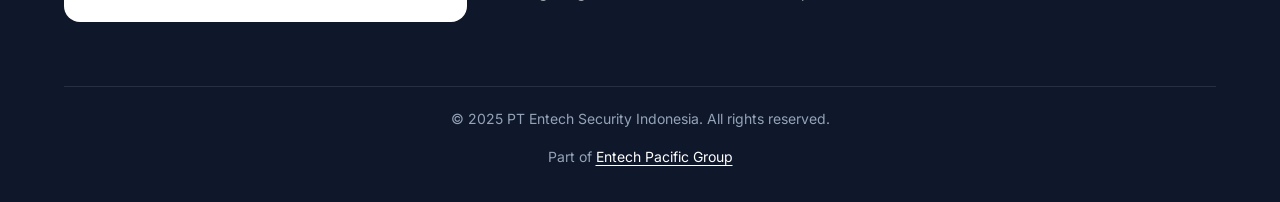
<file: en/contact.html>
<!DOCTYPE html>
<html lang="en">
<head>
  <meta charset="UTF-8" />
  <meta name="viewport" content="width=device-width, initial-scale=1.0" />
  <title>Contact Us | PT Entech Security Indonesia</title>
  <meta name="description" content="Contact PT Entech Security Indonesia for inquiries about product information, technical consultations, project tenders, and support." />
  <link rel="preconnect" href="https://fonts.googleapis.com" />
  <link rel="preconnect" href="https://fonts.gstatic.com" crossorigin />
  <link href="https://fonts.googleapis.com/css2?family=Plus+Jakarta+Sans:wght@400;500;600;700;800&family=Inter:wght@300;400;500;600;700&display=swap" rel="stylesheet" />
  <link rel="stylesheet" href="../css/style.css" />
  <link rel="alternate" hreflang="id" href="https://knyf3.github.io/entech-security-website/contact.html" />
  <link rel="alternate" hreflang="en" href="https://knyf3.github.io/entech-security-website/en/contact.html" />
  <link rel="alternate" hreflang="x-default" href="https://knyf3.github.io/entech-security-website/contact.html" />
</head>
<body>
<header class="site-header" id="site-header">
  <nav class="nav-container">
    <a href="index.html" class="nav-logo">
      <span class="logo-mark"><img src="../img/logos/entech-logo.jpg" alt="PT Entech Security Indonesia" style="width:auto;height: 30px;"></span>
      <span class="logo-text"><span class="logo-sub">PT ENTECH SECURITY INDONESIA</span></span>
    </a>
    <ul class="nav-links">
      <li><a href="index.html">Home</a></li>
      <li class="nav-dropdown"><a href="products.html" class="dropdown-toggle">Products ▾</a>
        <ul class="dropdown-menu">
          <li><a href="products.html#access-control">Access Control</a></li>
          <li><a href="products.html#intrusion">Intrusion Systems</a></li>
          <li><a href="products.html#exit-hardware">Exit Hardware</a></li>
          <li><a href="products.html#long-range">Long Range RFID</a></li>
          <li><a href="products.html#accessories">Accessories</a></li>
        </ul>
      </li>
      <li><a href="brands.html">Brands</a></li>
      <li><a href="solutions.html">Solutions</a></li>
      <li><a href="references.html">References</a></li>
      <li><a href="about.html">About Us</a></li>
      <li><a href="contact.html" class="nav-cta">Contact Us</a></li>
    </ul>
    <a href="../contact.html" class="lang-switch"><img src="../img/flags/id.svg" alt="ID" style="width:20px;height:13px;border-radius:2px;vertical-align:middle;margin-right:4px;">ID</a>
    <button class="nav-hamburger" id="navHamburger" aria-label="Toggle menu"><span></span><span></span><span></span></button>
  </nav>
</header>

<main>
  <section class="hero-section fade-in" style="background-image: url('../images/hero-bg.jpg'); background-size: cover; background-position: center;">
    <div class="container text-center">
      <p class="hero-badge">Contact Us</p>
      <h1 class="hero-title">Get in Touch</h1>
      <p class="hero-subtitle">We're here to help with your security needs. Reach out to our team of experts.</p>
    </div>
  </section>

  <section class="contact-content py-5 fade-in">
    <div class="container">
      <div class="contact-grid">
        <div class="contact-form-container">
          <h2>Send Us a Message</h2>
          <form class="contact-form">
            <div class="form-group">
              <label for="fullName">Full Name</label>
              <input type="text" id="fullName" name="fullName" required>
            </div>
            <div class="form-group">
              <label for="company">Company</label>
              <input type="text" id="company" name="company">
            </div>
            <div class="form-group">
              <label for="email">Email Address</label>
              <input type="email" id="email" name="email" required>
            </div>
            <div class="form-group">
              <label for="phone">Phone / WhatsApp</label>
              <input type="tel" id="phone" name="phone">
            </div>
            <div class="form-group">
              <label for="inquiryType">Inquiry Type</label>
              <select id="inquiryType" name="inquiryType">
                <option value="productInfo">Product Information / Pricing</option>
                <option value="techConsultation">Technical Consultation</option>
                <option value="systemDesign">System Design / Project Tender</option>
                <option value="distributor">Distributor / Partnership</option>
                <option value="techSupport">Technical Support</option>
                <option value="other">Other</option>
              </select>
            </div>
            <div class="form-group">
              <label for="message">Message</label>
              <textarea id="message" name="message" rows="5" required></textarea>
            </div>
            <button type="submit" class="btn btn-primary">Send Message</button>
          </form>
        </div>

        <div class="contact-info-container bg-light">
          <h2>Our Details</h2>
          <div class="info-block">
            <h4>Address</h4>
            <p>Mangga Dua Square, Blok A No. 1, 3, 5<br>Jl. Gunung Sahari Raya No.1<br>Jakarta Utara 14420, Indonesia</p>
          </div>
          <div class="info-block">
            <h4>Email</h4>
            <p><a href="mailto:info@entechsecurity.co.id">info@entechsecurity.co.id</a></p>
          </div>
          <div class="info-block">
            <h4>Business Hours</h4>
            <p>Monday - Friday: 09:00 - 17:00 WIB</p>
          </div>
          <div class="info-block">
            <h4>Sales Team</h4>
            <p><strong>Yudo Cahyadi:</strong> Technical & Project Sales</p>
            <p><strong>Johan Sitondang:</strong> ACT Pro Distribution Sales</p>
          </div>
        </div>
      </div>
    </div>
  </section>
</main>

<footer class="site-footer">
  <div class="container">
    <div class="footer-grid">
      <div class="footer-brand">
        <a href="index.html" class="nav-logo" style="margin-bottom:12px;display:inline-flex;">
          <span class="logo-mark"><img src="../img/logos/entech-logo.jpg" alt="PT Entech Security Indonesia" style="width:auto;height:30px;"></span>
          <span class="logo-text"><span class="logo-sub">PT ENTECH SECURITY INDONESIA</span></span>
        </a>
        <p>Authorized enterprise security systems distributor for Indonesia. Part of Entech Pacific Group.</p>
        <a href="https://www.entechpacific.com" target="_blank" rel="noopener" class="footer-link">Entech Pacific Pte. Ltd. →</a>
      </div>
      <div>
        <h4>Products</h4>
        <ul>
          <li><a href="products.html#access-control">Access Control</a></li>
          <li><a href="products.html#intrusion">Intrusion Systems</a></li>
          <li><a href="products.html#exit-hardware">Exit Hardware</a></li>
          <li><a href="products.html#long-range">Long Range RFID</a></li>
        </ul>
      </div>
      <div>
        <h4>Brands</h4>
        <ul>
          <li><a href="brands.html#acre">ACRE Security</a></li>
          <li><a href="brands.html#siemens">Siemens SiPass</a></li>
          <li><a href="brands.html#detex">DETEX</a></li>
          <li><a href="brands.html#nedap">Nedap</a></li>
        </ul>
      </div>
      <div>
        <h4>Company</h4>
        <ul>
          <li><a href="about.html">About Us</a></li>
          <li><a href="solutions.html">Solutions</a></li>
          <li><a href="references.html">References</a></li>
          <li><a href="contact.html">Contact Us</a></li>
        </ul>
      </div>
    </div>
    <div class="footer-bottom">
      <p>&copy; 2025 PT Entech Security Indonesia. All rights reserved.</p>
      <p>Part of <a href="https://www.entechpacific.com" target="_blank" rel="noopener">Entech Pacific Group</a></p>
    </div>
  </div>
</footer>
<script src="../js/main.js"></script>
</body>
</html>
</file>
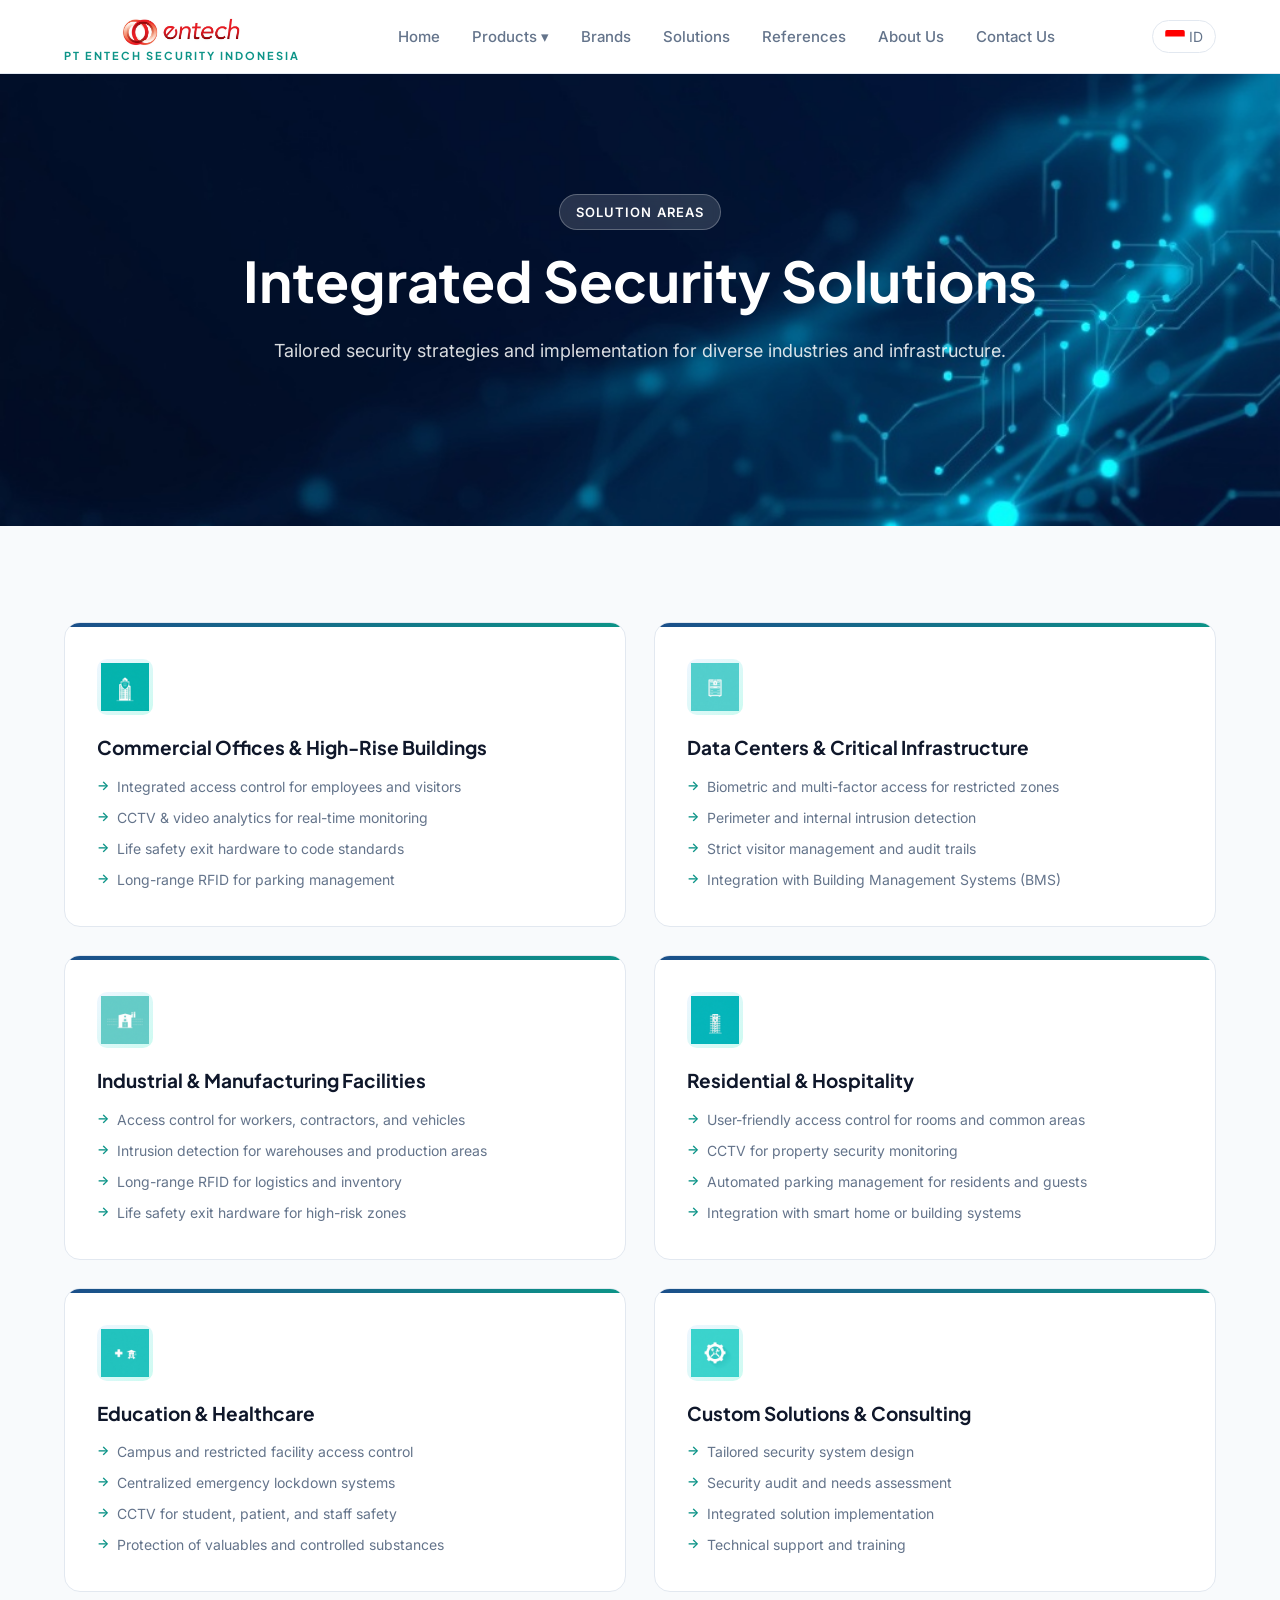
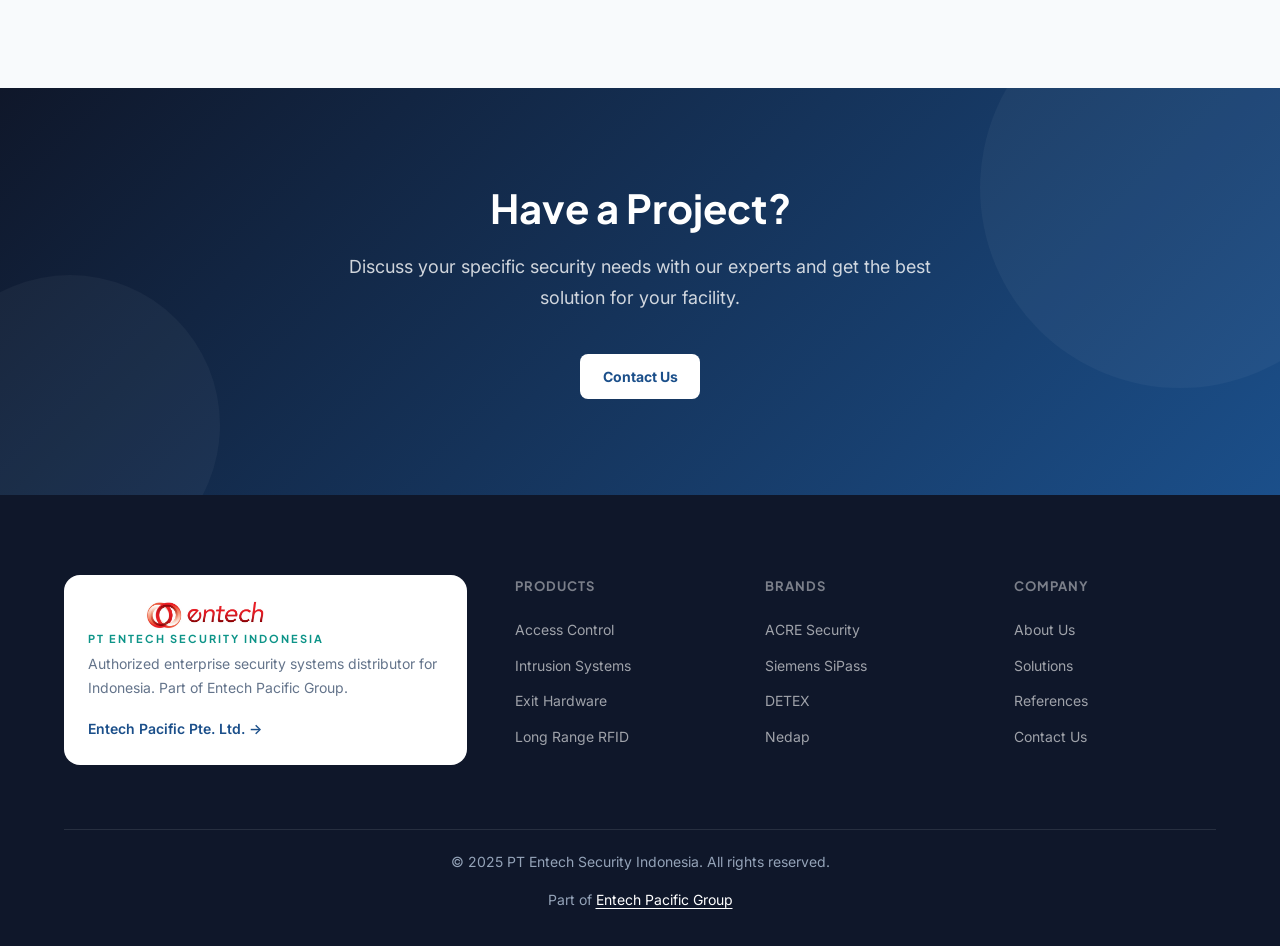
<file: en/solutions.html>
<!DOCTYPE html>
<html lang="en">
<head>
  <meta charset="UTF-8" />
  <meta name="viewport" content="width=device-width, initial-scale=1.0" />
  <title>Solutions | PT Entech Security Indonesia</title>
  <meta name="description" content="PT Entech Security Indonesia offers tailored security solutions for various sectors, including commercial, industrial, healthcare, and education." />
  <link rel="preconnect" href="https://fonts.googleapis.com" />
  <link rel="preconnect" href="https://fonts.gstatic.com" crossorigin />
  <link href="https://fonts.googleapis.com/css2?family=Plus+Jakarta+Sans:wght@400;500;600;700;800&family=Inter:wght@300;400;500;600;700&display=swap" rel="stylesheet" />
  <link rel="stylesheet" href="../css/style.css" />
  <link rel="alternate" hreflang="id" href="https://knyf3.github.io/entech-security-website/solutions.html" />
  <link rel="alternate" hreflang="en" href="https://knyf3.github.io/entech-security-website/en/solutions.html" />
  <link rel="alternate" hreflang="x-default" href="https://knyf3.github.io/entech-security-website/solutions.html" />
</head>
<body>
<header class="site-header" id="site-header">
  <nav class="nav-container">
    <a href="index.html" class="nav-logo">
      <span class="logo-mark"><img src="../img/logos/entech-logo.jpg" alt="PT Entech Security Indonesia" style="width:auto;height: 30px;"></span>
      <span class="logo-text"><span class="logo-sub">PT ENTECH SECURITY INDONESIA</span></span>
    </a>
    <ul class="nav-links">
      <li><a href="index.html">Home</a></li>
      <li class="nav-dropdown"><a href="products.html" class="dropdown-toggle">Products ▾</a>
        <ul class="dropdown-menu">
          <li><a href="products.html#access-control">Access Control</a></li>
          <li><a href="products.html#intrusion">Intrusion Systems</a></li>
          <li><a href="products.html#exit-hardware">Exit Hardware</a></li>
          <li><a href="products.html#long-range">Long Range RFID</a></li>
          <li><a href="products.html#accessories">Accessories</a></li>
        </ul>
      </li>
      <li><a href="brands.html">Brands</a></li>
      <li><a href="solutions.html">Solutions</a></li>
      <li><a href="references.html">References</a></li>
      <li><a href="about.html">About Us</a></li>
      <li><a href="contact.html" class="nav-cta">Contact Us</a></li>
    </ul>
    <a href="../solutions.html" class="lang-switch"><img src="../img/flags/id.svg" alt="ID" style="width:20px;height:13px;border-radius:2px;vertical-align:middle;margin-right:4px;">ID</a>
    <button class="nav-hamburger" id="navHamburger" aria-label="Toggle menu"><span></span><span></span><span></span></button>
  </nav>
</header>

<main>
  <section class="hero-section fade-in" style="background-image: url('../images/hero-bg.jpg'); background-size: cover; background-position: center;">
    <div class="container text-center">
      <p class="hero-badge">Solution Areas</p>
      <h1 class="hero-title">Integrated Security Solutions</h1>
      <p class="hero-subtitle">Tailored security strategies and implementation for diverse industries and infrastructure.</p>
    </div>
  </section>

  <section class="solutions-grid-section">
    <div class="container">
      <div class="solutions-grid two-col">

        <div class="solution-card fade-in">
          <div class="icon-square accent-light-bg"><img src="../images/icon-solution-commercial.png" alt="Commercial" style="width:48px;height:48px;object-fit:contain;"></div>
          <h3>Commercial Offices & High-Rise Buildings</h3>
          <ul>
            <li>Integrated access control for employees and visitors</li>
            <li>CCTV & video analytics for real-time monitoring</li>
            <li>Life safety exit hardware to code standards</li>
            <li>Long-range RFID for parking management</li>
          </ul>
        </div>

        <div class="solution-card fade-in">
          <div class="icon-square accent-light-bg"><img src="../images/icon-solution-datacenter.png" alt="Data Center" style="width:48px;height:48px;object-fit:contain;"></div>
          <h3>Data Centers & Critical Infrastructure</h3>
          <ul>
            <li>Biometric and multi-factor access for restricted zones</li>
            <li>Perimeter and internal intrusion detection</li>
            <li>Strict visitor management and audit trails</li>
            <li>Integration with Building Management Systems (BMS)</li>
          </ul>
        </div>

        <div class="solution-card fade-in">
          <div class="icon-square accent-light-bg"><img src="../images/icon-solution-industrial.png" alt="Industrial" style="width:48px;height:48px;object-fit:contain;"></div>
          <h3>Industrial & Manufacturing Facilities</h3>
          <ul>
            <li>Access control for workers, contractors, and vehicles</li>
            <li>Intrusion detection for warehouses and production areas</li>
            <li>Long-range RFID for logistics and inventory</li>
            <li>Life safety exit hardware for high-risk zones</li>
          </ul>
        </div>

        <div class="solution-card fade-in">
          <div class="icon-square accent-light-bg"><img src="../images/icon-solution-residential.png" alt="Residential" style="width:48px;height:48px;object-fit:contain;"></div>
          <h3>Residential & Hospitality</h3>
          <ul>
            <li>User-friendly access control for rooms and common areas</li>
            <li>CCTV for property security monitoring</li>
            <li>Automated parking management for residents and guests</li>
            <li>Integration with smart home or building systems</li>
          </ul>
        </div>

        <div class="solution-card fade-in">
          <div class="icon-square accent-light-bg"><img src="../images/icon-solution-healthcare.png" alt="Healthcare/Education" style="width:48px;height:48px;object-fit:contain;"></div>
          <h3>Education & Healthcare</h3>
          <ul>
            <li>Campus and restricted facility access control</li>
            <li>Centralized emergency lockdown systems</li>
            <li>CCTV for student, patient, and staff safety</li>
            <li>Protection of valuables and controlled substances</li>
          </ul>
        </div>

        <div class="solution-card fade-in">
          <div class="icon-square accent-light-bg"><img src="../images/icon-solution-custom.png" alt="Custom" style="width:48px;height:48px;object-fit:contain;"></div>
          <h3>Custom Solutions & Consulting</h3>
          <ul>
            <li>Tailored security system design</li>
            <li>Security audit and needs assessment</li>
            <li>Integrated solution implementation</li>
            <li>Technical support and training</li>
          </ul>
        </div>

      </div>
    </div>
  </section>

  <section class="cta-section fade-in">
    <div class="container text-center">
      <h2>Have a Project?</h2>
      <p>Discuss your specific security needs with our experts and get the best solution for your facility.</p>
      <div class="cta-actions">
        <a href="contact.html" class="btn btn-primary">Contact Us</a>
      </div>
    </div>
  </section>
</main>

<footer class="site-footer">
  <div class="container">
    <div class="footer-grid">
      <div class="footer-brand">
        <a href="index.html" class="nav-logo" style="margin-bottom:12px;display:inline-flex;">
          <span class="logo-mark"><img src="../img/logos/entech-logo.jpg" alt="PT Entech Security Indonesia" style="width:auto;height:30px;"></span>
          <span class="logo-text"><span class="logo-sub">PT ENTECH SECURITY INDONESIA</span></span>
        </a>
        <p>Authorized enterprise security systems distributor for Indonesia. Part of Entech Pacific Group.</p>
        <a href="https://www.entechpacific.com" target="_blank" rel="noopener" class="footer-link">Entech Pacific Pte. Ltd. →</a>
      </div>
      <div>
        <h4>Products</h4>
        <ul>
          <li><a href="products.html#access-control">Access Control</a></li>
          <li><a href="products.html#intrusion">Intrusion Systems</a></li>
          <li><a href="products.html#exit-hardware">Exit Hardware</a></li>
          <li><a href="products.html#long-range">Long Range RFID</a></li>
        </ul>
      </div>
      <div>
        <h4>Brands</h4>
        <ul>
          <li><a href="brands.html#acre">ACRE Security</a></li>
          <li><a href="brands.html#siemens">Siemens SiPass</a></li>
          <li><a href="brands.html#detex">DETEX</a></li>
          <li><a href="brands.html#nedap">Nedap</a></li>
        </ul>
      </div>
      <div>
        <h4>Company</h4>
        <ul>
          <li><a href="about.html">About Us</a></li>
          <li><a href="solutions.html">Solutions</a></li>
          <li><a href="references.html">References</a></li>
          <li><a href="contact.html">Contact Us</a></li>
        </ul>
      </div>
    </div>
    <div class="footer-bottom">
      <p>&copy; 2025 PT Entech Security Indonesia. All rights reserved.</p>
      <p>Part of <a href="https://www.entechpacific.com" target="_blank" rel="noopener">Entech Pacific Group</a></p>
    </div>
  </div>
</footer>
<script src="../js/main.js"></script>
</body>
</html>
</file>
<file: css/style.css>
/* Global Reset + Base */
:root {
    --white: #FFFFFF;
    --bg: #F8FAFC;
    --bg-alt: #F1F5F9;
    --surface: #FFFFFF;
    --border: #E2E8F0;
    --border-strong: #CBD5E1;
    --text: #0F172A;
    --text-muted: #64748B;
    --text-light: #94A3B8;
    --accent: #1B4F8A;
    --accent-hover: #163E6E;
    --accent-light: #EFF6FF;
    --accent-mid: #DBEAFE;
    --teal: #0D9488;
    --teal-light: #CCFBF1;
    --orange: #EA580C;
    --orange-light: #FFF7ED;
    --success: #16A34A;
    --danger: #DC2626;
    --navy: #0F172A;
    --shadow-sm: 0 1px 3px rgba(0,0,0,0.06), 0 1px 2px rgba(0,0,0,0.04);
    --shadow: 0 4px 16px rgba(0,0,0,0.08);
    --shadow-lg: 0 12px 40px rgba(0,0,0,0.12);
    --radius: 10px;
    --radius-lg: 16px;
    --radius-xl: 24px;
    --font-head: 'Plus Jakarta Sans', 'Inter', sans-serif;
    --font-body: 'Inter', sans-serif;
    --transition: all 0.2s cubic-bezier(0.4,0,0.2,1);
}

*, *::before, *::after {
    box-sizing: border-box;
    margin: 0;
    padding: 0;
}

html {
    scroll-behavior: smooth;
    -webkit-font-smoothing: antialiased;
    -moz-osx-font-smoothing: grayscale;
}

body {
    font-family: var(--font-body);
    font-size: 16px;
    line-height: 1.7;
    color: var(--text);
    background-color: var(--bg);
}

h1, h2, h3, h4, h5, h6 {
    font-family: var(--font-head);
    color: var(--text);
}

h1 { font-size: 56px; line-height: 1.1; }
h2 { font-size: 40px; line-height: 1.2; }
h3 { font-size: 28px; line-height: 1.3; }
h4 { font-size: 20px; }
p { margin-bottom: 1em; }

a {
    color: var(--accent);
    text-decoration: none;
    transition: var(--transition);
}
a:hover {
    color: var(--accent-hover);
}

.container {
    max-width: 1200px;
    margin-left: auto;
    margin-right: auto;
    padding-left: 24px;
    padding-right: 24px;
}

.section {
    padding: 96px 0;
}

/* HEADER/NAV */
.site-header {
    background-color: var(--surface);
    border-bottom: 1px solid var(--border);
    position: sticky;
    top: 0;
    z-index: 1000;
    backdrop-filter: blur(8px);
    transition: var(--transition);
}

.nav-container {
    display: flex;
    align-items: center;
    justify-content: space-between;
    padding: 16px 24px;
    max-width: 1200px;
    margin: 0 auto;
    position: relative;
}

.site-header.scrolled {
    box-shadow: var(--shadow-sm);
    border-bottom-color: transparent;
}

.nav-logo {
    display: flex;
    flex-direction: column;
    align-items: center;
    gap: 4px;
    flex-shrink: 0;
}

.nav-logo img {
    display: block;
}

.logo-text {
    font-family: var(--font-head);
    font-weight: 700;
    font-size: 16px;
    color: var(--white);
    letter-spacing: 1px;
}

.logo-sub {
    color: var(--teal);
    display: block;
    font-size: 11px;
    letter-spacing: 2px;
    line-height: 1;
    margin-bottom: -4px;
    text-align: center;
}

.navbar {
    display: flex;
    justify-content: space-between;
    align-items: center;
    padding: 16px 0;
}

.navbar-logo {
    display: flex;
    align-items: center;
    font-weight: 700;
    font-size: 20px;
    color: var(--text);
}

.navbar-logo .logo-chip {
    background-color: var(--accent);
    color: var(--white);
    padding: 6px 10px;
    border-radius: var(--radius);
    margin-right: 8px;
    font-size: 18px;
    font-weight: 700;
    display: inline-flex;
    align-items: center;
    justify-content: center;
}

.nav-links {
    display: flex;
    list-style: none;
    gap: 32px;
}

.nav-links a {
    color: var(--text-muted);
    font-size: 15px;
    font-weight: 500;
    padding: 8px 0;
    position: relative;
}

.nav-links a:hover,
.nav-links a.active {
    color: var(--accent);
}

.nav-cta .btn {
    font-size: 14px;
    padding: 11px 20px;
}

.dropdown-menu {
    list-style: none; 
    position: absolute;
    background-color: var(--surface);
    border: 1px solid var(--border);
    box-shadow: var(--shadow-lg);
    border-radius: var(--radius);
    padding: 16px;
    margin-top: 10px;
    opacity: 0;
    visibility: hidden;
    transform: translateY(10px);
    transition: var(--transition);
    min-width: 200px;
}

.dropdown-menu.show {
    opacity: 1;
    visibility: visible;
    transform: translateY(0);
}

.dropdown-menu a {
    display: block;
    padding: 8px 12px;
    color: var(--text);
}

.dropdown-menu a:hover {
    background-color: var(--bg-alt);
    border-radius: var(--radius-sm); /* Assuming var(--radius-sm) is defined, or just use a fixed value like 6px */
}

.lang-switch {
    display: inline-flex;
    align-items: center;
    border: 1px solid var(--border);
    border-radius: 9999px; /* pill shape */
    padding: 4px 12px;
    font-size: 14px;
    color: var(--text-muted);
}

.brand-badge {
    display: inline-flex;
    align-items: center;
    justify-content: center;
    border: 1px solid var(--border);
    border-radius: 8px;
    padding: 8px 18px;
    font-size: 13px;
    font-weight: 600;
    color: var(--text-muted);
    background: var(--surface);
    letter-spacing: 0.5px;
}

.hamburger,
.nav-hamburger {
    display: none; /* Hidden by default, shown on mobile */
    cursor: pointer;
    padding: 10px;
    background: none;
    border: none;
    flex-direction: column;
    gap: 5px;
}
.nav-hamburger span {
    display: block;
    width: 24px;
    height: 2px;
    background-color: var(--text);
    border-radius: 2px;
    transition: all 0.3s;
}

/* HERO SECTION (homepage) */
.hero-section {
    background: linear-gradient(180deg, var(--white) 0%, var(--bg-alt) 100%);
    padding: 120px 0;
    text-align: center;
}

.hero-badge,
.section-badge {
    display: inline-flex;
    background: rgba(255,255,255,0.15);
    color: var(--white);
    padding: 6px 16px;
    border-radius: 9999px;
    font-size: 13px;
    font-weight: 600;
    text-transform: uppercase;
    letter-spacing: 0.08em;
    margin-bottom: 20px;
    border: 1px solid rgba(255,255,255,0.25);
    backdrop-filter: blur(4px);
}

.hero-section h1 {
    font-size: 56px;
    line-height: 1.1;
    color: var(--white);
    margin-bottom: 24px;
}

.hero-section .hero-accent {
    color: var(--accent);
}

.hero-section .hero-subtitle {
    font-size: 18px;
    color: rgba(255,255,255,0.85);
    max-width: 760px;
    margin-left: auto;
    margin-right: auto;
    margin-bottom: 40px;
}

.hero-actions {
    display: flex;
    justify-content: center;
    gap: 20px;
    margin-bottom: 60px;
}

.hero-stats {
    display: grid;
    grid-template-columns: repeat(4, 1fr);
    gap: 32px;
    max-width: 960px;
    margin-left: auto;
    margin-right: auto;
    padding-top: 60px;
    border-top: 1px solid var(--border);
}

.hero-stat-item .stat-num {
    font-size: 32px;
    font-weight: 700;
    color: var(--accent);
    line-height: 1.2;
}

.hero-stat-item .stat-label {
    font-size: 14px;
    color: var(--text-muted);
    text-transform: uppercase;
    letter-spacing: 0.05em;
    margin-top: 4px;
}

.hero-visual {
    display: grid;
    grid-template-columns: repeat(2, 1fr);
    gap: 24px;
    margin-top: 80px;
}

.hero-visual .feature-card {
    background-color: var(--surface);
    box-shadow: var(--shadow-sm);
    border: 1px solid var(--border);
    border-radius: var(--radius-lg);
    padding: 32px;
    text-align: left;
    display: flex;
    flex-direction: column;
    align-items: flex-start;
}

.hero-visual .feature-card .icon {
    font-size: 36px; /* Example icon size */
    margin-bottom: 16px;
}

/* BUTTONS */
.btn {
    display: inline-flex;
    align-items: center;
    justify-content: center;
    gap: 8px;
    font-family: var(--font-body);
    font-weight: 600;
    text-decoration: none;
    border: none;
    cursor: pointer;
    border-radius: 8px;
    min-width: 120px;
    transition: var(--transition);
}

.btn-primary {
    background-color: var(--accent);
    color: var(--white);
    padding: 11px 20px;
    font-size: 14px;
}

.btn-primary:hover {
    background-color: var(--accent-hover);
    transform: translateY(-2px);
}

.btn-secondary {
    background-color: var(--white);
    border: 1px solid var(--border);
    color: var(--accent);
    padding: 11px 20px;
    font-size: 14px;
}

.btn-secondary:hover {
    border-color: var(--accent);
    transform: translateY(-2px);
}

.btn-outline {
    background-color: transparent;
    border: 1px solid var(--accent);
    color: var(--accent);
    padding: 11px 20px;
    font-size: 14px;
}

.btn-outline:hover {
    background-color: var(--accent-light);
    transform: translateY(-2px);
}

.btn-primary-inv {
    background-color: var(--white);
    color: var(--accent);
    padding: 14px 28px;
    font-size: 15px;
}

.btn-primary-inv:hover {
    background-color: var(--accent-light);
    transform: translateY(-2px);
}

.btn-outline-inv {
    background-color: transparent;
    border: 2px solid rgba(255,255,255,0.7);
    color: var(--white);
    padding: 14px 28px;
    font-size: 15px;
}

.btn-outline-inv:hover {
    background-color: rgba(255,255,255,0.15);
    border-color: var(--white);
    transform: translateY(-2px);
}

.btn-outline-light {
    background-color: transparent;
    border: 2px solid rgba(255,255,255,0.7);
    color: var(--white);
    padding: 14px 28px;
    font-size: 15px;
}

.btn-outline-light:hover {
    background-color: rgba(255,255,255,0.15);
    border-color: var(--white);
    transform: translateY(-2px);
}

/* SECTION HEADERS */
.section-header {
    text-align: center;
    margin-bottom: 60px;
}

.section-tag {
    display: inline-flex;
    background-color: var(--teal-light);
    color: var(--teal);
    padding: 6px 14px;
    border-radius: 9999px;
    font-size: 13px;
    font-weight: 600;
    text-transform: uppercase;
    margin-bottom: 16px;
    letter-spacing: 0.05em;
}

.section-header h2 {
    font-size: 40px;
    margin-bottom: 20px;
}

.section-header p {
    font-size: 17px;
    color: var(--text-muted);
    max-width: 560px;
    margin-left: auto;
    margin-right: auto;
}

/* FEATURES SECTION */
.features-section {
    padding: 96px 0;
    background: var(--bg);
}

.features-grid {
    display: grid;
    grid-template-columns: repeat(4, 1fr);
    gap: 24px;
}

.feature-card {
    background: var(--white);
    border: 1px solid var(--border);
    border-radius: var(--radius-lg);
    padding: 36px 28px;
    position: relative;
    overflow: hidden;
    transition: var(--transition);
}

.feature-card::before {
    content: '';
    position: absolute;
    top: 0; left: 0; right: 0;
    height: 3px;
    background: linear-gradient(90deg, var(--accent), var(--teal));
}

.feature-card:hover {
    box-shadow: var(--shadow-lg);
    transform: translateY(-6px);
    border-color: var(--accent-mid);
}

.feature-icon {
    width: 56px;
    height: 56px;
    background: linear-gradient(135deg, var(--accent-light), var(--teal-light));
    border-radius: var(--radius);
    display: flex;
    align-items: center;
    justify-content: center;
    font-size: 26px;
    margin-bottom: 20px;
}

.feature-card h3 {
    font-size: 18px;
    font-weight: 700;
    color: var(--text);
    margin-bottom: 12px;
}

.feature-card p {
    font-size: 14px;
    color: var(--text-muted);
    line-height: 1.6;
}

/* STATS SECTION */
.stats-section {
    padding: 64px 0;
    background: linear-gradient(135deg, var(--navy) 0%, var(--accent) 100%);
}

.stats-grid {
    display: grid;
    grid-template-columns: repeat(4, 1fr);
    gap: 2px;
    background-color: rgba(255,255,255,0.1);
    border-radius: var(--radius-lg);
    overflow: hidden;
}

.stat-item {
    background: rgba(255,255,255,0.05);
    padding: 40px 32px;
    text-align: center;
    transition: var(--transition);
}

.stat-item:hover {
    background: rgba(255,255,255,0.12);
}

.stat-item h3 {
    font-family: var(--font-head);
    font-size: 48px;
    font-weight: 800;
    color: var(--white);
    line-height: 1;
    margin-bottom: 8px;
}

.stat-item p {
    font-size: 14px;
    font-weight: 500;
    color: rgba(255,255,255,0.7);
    text-transform: uppercase;
    letter-spacing: 0.08em;
}

/* BRANDS STRIP */
.brands-strip {
    background-color: var(--bg-alt);
    padding: 40px 0;
    border-top: 1px solid var(--border);
    border-bottom: 1px solid var(--border);
    display: flex;
    justify-content: space-around;
    align-items: center;
    flex-wrap: wrap;
    gap: 32px;
}

.brands-strip img {
    height: 60px;
    width: 160px;
    object-fit: contain;
    object-position: center;
    filter: grayscale(20%);
    opacity: 0.85;
    transition: var(--transition);
}

.brands-strip img:hover {
    filter: grayscale(0%);
    opacity: 1;
}

.brand-logo-placeholder {
    display: inline-flex;
    align-items: center;
    justify-content: center;
    padding: 12px 24px;
    background-color: var(--surface);
    color: var(--text-muted);
    border: 1px solid var(--border);
    border-radius: var(--radius);
    font-size: 16px;
    font-weight: 500;
    transition: var(--transition);
}

.brand-logo-placeholder:hover {
    border-color: var(--accent);
    color: var(--accent);
}

/* PRODUCTS GRID */
.products-grid {
    display: grid;
    grid-template-columns: repeat(3, 1fr);
    gap: 32px;
}

.product-card {
    background-color: var(--white);
    border: 1px solid var(--border);
    box-shadow: var(--shadow-sm);
    border-radius: var(--radius-lg);
    padding: 32px;
    transition: var(--transition);
    display: flex;
    flex-direction: column;
}

.product-card ul ul {
    padding-left: 20px;
}

.product-card:hover {
    box-shadow: var(--shadow);
    transform: translateY(-5px);
}

.product-card-img {
    display: flex;
    align-items: center;
    justify-content: center;
    width: 64px;
    height: 64px;
    background-color: var(--bg-alt);
    border-radius: var(--radius);
    margin-bottom: 24px;
    font-size: 32px; /* For emoji */
}

.product-card-brand {
    color: var(--teal);
    font-size: 13px;
    font-weight: 600;
    text-transform: uppercase;
    letter-spacing: 0.05em;
    margin-bottom: 12px;
}

.product-card h3 {
    margin-bottom: 16px;
}

.product-card p {
    color: var(--text-muted);
    flex-grow: 1; /* Ensures text takes available space */
}

.product-features {
    list-style: none;
    margin-top: 24px;
}

.product-features li {
    position: relative;
    padding-left: 30px;
    margin-bottom: 8px;
    color: var(--text-muted);
}

.product-features li::before {
    content: '✔'; /* Checkmark character */
    color: var(--accent);
    position: absolute;
    left: 0;
    top: 0;
}

/* WHY/FEATURES SECTION */
.why-section {
    padding: 96px 0;
    /* layout handled by .why-grid inside */
}

.why-us-section {
    padding: 96px 0;
    background: var(--gray-50, #f8f9fa);
}

.solutions-section {
    padding: 96px 0;
}

.two-col-grid {
    display: grid;
    grid-template-columns: 1fr 1fr;
    gap: 60px;
    align-items: start;
}

.why-grid {
    display: grid;
    grid-template-columns: 1fr 1fr;
    gap: 60px;
    align-items: start;
}

.why-timeline {
    display: flex;
    flex-direction: column;
    gap: 16px;
}

.timeline-item {
    background-color: var(--bg-alt);
    border: 1px solid var(--border);
    border-left: 4px solid var(--accent);
    border-radius: var(--radius);
    padding: 20px 24px;
}

.timeline-item h4 {
    font-size: 20px;
    font-weight: 700;
    color: var(--accent);
    margin-bottom: 6px;
}

.timeline-item p {
    font-size: 14px;
    color: var(--text-muted);
    line-height: 1.6;
    margin: 0;
}

.why-content h2 {
    margin-bottom: 24px;
}

.why-content p {
    color: var(--text-muted);
    margin-bottom: 32px;
}

.why-points {
    display: grid;
    grid-template-columns: 1fr;
    gap: 24px;
}

.why-point {
    display: flex;
    align-items: flex-start;
    gap: 20px;
}

.why-point .icon-square {
    flex-shrink: 0;
    width: 48px;
    height: 48px;
    background-color: var(--accent-light);
    color: var(--accent);
    border-radius: var(--radius);
    display: flex;
    align-items: center;
    justify-content: center;
    font-size: 24px;
}

.why-point .text h3 {
    font-size: 20px;
    margin-bottom: 8px;
}

.why-point .text p {
    font-size: 16px;
    color: var(--text-muted);
    margin-bottom: 0;
}

.why-visual-card {
    background-color: var(--bg-alt);
    border: 1px solid var(--border);
    border-radius: var(--radius-xl);
    padding: 40px;
    display: flex;
    flex-direction: column;
    gap: 24px;
}

.why-visual-card h3 {
    font-size: 18px;
    font-weight: 700;
    color: var(--text);
    margin-bottom: 8px;
}

/* ID why-points-list */
.why-points-list {
    list-style: none;
    display: flex;
    flex-direction: column;
    gap: 24px;
    margin-top: 24px;
}

.why-points-list li {
    display: flex;
    align-items: flex-start;
    gap: 16px;
}

.why-points-list li .icon {
    font-size: 24px;
    flex-shrink: 0;
    margin-top: 2px;
}

.why-points-list li h4 {
    font-size: 16px;
    font-weight: 700;
    color: var(--text);
    margin-bottom: 4px;
}

.why-points-list li p {
    font-size: 14px;
    color: var(--text-muted);
    line-height: 1.6;
    margin: 0;
}

/* ID timeline inside why-visual-card */
.why-visual-card .timeline {
    display: flex;
    flex-direction: column;
    gap: 16px;
}

.why-visual-card .timeline-item {
    display: flex;
    align-items: flex-start;
    gap: 16px;
    padding: 16px;
    border-left: 3px solid var(--accent);
    background: var(--surface, #fff);
    border-radius: 0 var(--radius) var(--radius) 0;
}

.why-visual-card .timeline-year {
    font-size: 13px;
    font-weight: 700;
    color: var(--accent);
    background: var(--accent-light);
    padding: 4px 10px;
    border-radius: 20px;
    flex-shrink: 0;
    white-space: nowrap;
}

.why-visual-card .timeline-item p {
    font-size: 14px;
    color: var(--text-muted);
    line-height: 1.5;
    margin: 0;
}

/* ID solutions grid */
.solutions-grid-3-col {
    display: grid;
    grid-template-columns: repeat(3, 1fr);
    gap: 28px;
    margin-top: 40px;
}

.wv-item {
    display: flex;
    align-items: center;
    gap: 20px;
}

.wv-year {
    background-color: var(--accent-light);
    color: var(--accent);
    padding: 8px 16px;
    border-radius: 9999px;
    font-family: monospace;
    font-size: 14px;
    font-weight: 600;
    flex-shrink: 0;
}

.wv-item .description {
    font-size: 16px;
    color: var(--text);
    line-height: 1.5;
}

/* CLIENTS GRID */
.clients-grid {
    display: grid;
    grid-template-columns: repeat(6, 1fr);
    gap: 24px;
}

.client-logo {
    background-color: var(--surface);
    border: 1px solid var(--border);
    border-radius: var(--radius);
    padding: 20px;
    text-align: center;
    color: var(--text-muted);
    font-weight: 500;
    transition: var(--transition);
}

.client-logo:hover {
    border-color: var(--accent);
    color: var(--accent);
}

/* REFERENCE CARDS */
.ref-section {
    background-color: var(--bg);
}
.ref-grid {
    display: grid;
    grid-template-columns: repeat(3, 1fr);
    gap: 32px;
}

.ref-card {
    background-color: var(--white);
    border: 1px solid var(--border);
    border-radius: var(--radius-lg);
    box-shadow: var(--shadow-sm);
    padding: 32px;
    transition: var(--transition);
    position: relative;
    overflow: hidden;
    display: flex;
    flex-direction: column;
}

.ref-card:hover {
    box-shadow: var(--shadow);
    transform: translateY(-5px);
}

.ref-tag {
    display: inline-flex;
    padding: 4px 12px;
    border-radius: 9999px;
    font-size: 12px;
    font-weight: 600;
    text-transform: uppercase;
    margin-bottom: 16px;
}

/* Example category colors for ref-tag */
.ref-tag.category-security {
    background-color: var(--teal-light);
    color: var(--teal);
}
.ref-tag.category-cloud {
    background-color: var(--accent-light);
    color: var(--accent);
}
.ref-tag.category-network {
    background-color: var(--orange-light);
    color: var(--orange);
}


.ref-card h3 {
    font-size: 20px;
    font-family: var(--font-head);
    margin-bottom: 16px;
    flex-grow: 1;
}

.ref-card p {
    color: var(--text-muted);
    font-size: 15px;
    line-height: 1.6;
    margin-bottom: 24px;
}

.ref-card .detail-line {
    width: 60px;
    height: 4px;
    background-color: var(--accent);
    border-radius: 2px;
}

/* BRANDS PAGE */
.brands-list-section {
    padding: 80px 0;
    background: var(--bg-alt);
}

.brands-list-section .container {
    display: flex;
    flex-direction: column;
    gap: 24px;
}

.brand-card {
    background: var(--white);
    border: 1px solid var(--border);
    border-radius: var(--radius-lg);
    padding: 32px;
    transition: var(--transition);
    display: flex;
    gap: 32px;
    align-items: flex-start;
    position: relative;
    overflow: hidden;
}

.brand-card::before {
    content: '';
    position: absolute;
    left: 0; top: 0; bottom: 0;
    width: 4px;
    background: linear-gradient(180deg, var(--accent), var(--teal));
    border-radius: var(--radius-lg) 0 0 var(--radius-lg);
}

.brand-card:hover {
    box-shadow: var(--shadow-lg);
    transform: translateY(-4px);
    border-color: var(--accent-mid);
}

.brand-logo-box {
    flex-shrink: 0;
    width: 160px;
    height: 96px;
    background: var(--white);
    border: 1px solid var(--border);
    border-radius: var(--radius);
    display: flex;
    align-items: center;
    justify-content: center;
    padding: 16px;
    box-shadow: var(--shadow-sm);
}

.brand-logo-box img {
    max-width: 100%;
    max-height: 100%;
    width: auto;
    height: auto;
    object-fit: contain;
}

.brand-logo-box .brand-icon {
    font-size: 36px;
    line-height: 1;
}

.brand-card-content {
    flex: 1;
    min-width: 0;
}

.brand-card-header {
    display: flex;
    align-items: center;
    gap: 10px;
    margin-bottom: 12px;
    flex-wrap: wrap;
}

.brand-card-header h2,
.brand-card-header h3 {
    margin: 0;
    font-size: 20px;
    font-weight: 700;
    color: var(--text);
    line-height: 1.3;
}

.tag-pill {
    background: var(--accent-light);
    color: var(--accent);
    border: 1px solid var(--accent-mid);
    padding: 3px 12px;
    border-radius: 9999px;
    font-size: 12px;
    font-weight: 600;
    white-space: nowrap;
}

.brand-card-body p {
    color: var(--text-muted);
    font-size: 15px;
    line-height: 1.7;
    margin-bottom: 8px;
}

.brand-products {
    margin-top: 16px;
}

.brand-products h4 {
    font-size: 11px;
    font-weight: 700;
    text-transform: uppercase;
    letter-spacing: 1px;
    color: var(--text-muted);
    margin-bottom: 8px;
}

.product-pill {
    display: inline-block;
    background: var(--bg-alt);
    color: var(--text);
    border: 1px solid var(--border);
    padding: 4px 12px;
    border-radius: 9999px;
    font-size: 12px;
    font-weight: 500;
    margin: 0 4px 6px 0;
}

.brand-card .btn-link {
    display: inline-block;
    margin-top: 16px;
    color: var(--accent);
    font-weight: 600;
    font-size: 14px;
    text-decoration: none;
    transition: var(--transition);
}

.brand-card .btn-link:hover {
    color: var(--teal);
}


/* SOLUTIONS PAGE */
.solutions-grid-section {
    padding: 96px 0;
}

.solutions-grid {
    display: grid;
    grid-template-columns: repeat(3, 1fr);
    gap: 28px;
}

.solutions-grid.two-col {
    grid-template-columns: repeat(2, 1fr);
}

.solution-cards-grid {
    display: grid;
    grid-template-columns: repeat(3, 1fr);
    gap: 28px;
    margin-bottom: 40px;
}

.card-icon {
    display: block;
    font-size: 36px;
    margin-bottom: 16px;
}

.solution-card {
    display: block;
    background-color: var(--white);
    border: 1px solid var(--border);
    border-radius: var(--radius-lg);
    padding: 36px 32px;
    transition: var(--transition);
    position: relative;
    overflow: hidden;
    text-decoration: none;
    color: inherit;
}

.solution-card::before {
    content: '';
    position: absolute;
    top: 0; left: 0; right: 0;
    height: 4px;
    background: linear-gradient(90deg, var(--accent), var(--teal));
    border-radius: var(--radius-lg) var(--radius-lg) 0 0;
}

.solution-card:hover {
    box-shadow: var(--shadow-lg);
    transform: translateY(-6px);
    border-color: var(--accent-mid);
}

.icon-square {
    width: 56px;
    height: 56px;
    border-radius: var(--radius);
    display: flex;
    align-items: center;
    justify-content: center;
    margin-bottom: 20px;
}

.accent-light-bg {
    background: linear-gradient(135deg, var(--accent-light), var(--teal-light));
}

.solution-card h3 {
    font-size: 19px;
    font-weight: 700;
    color: var(--text);
    margin-bottom: 16px;
}

.solution-card ul {
    list-style: none;
    padding: 0;
    margin: 0;
    display: flex;
    flex-direction: column;
    gap: 10px;
}

.solution-card ul li {
    font-size: 14px;
    color: var(--text-muted);
    padding-left: 20px;
    position: relative;
    line-height: 1.5;
}

.solution-card ul li::before {
    content: '→';
    position: absolute;
    left: 0;
    color: var(--teal);
    font-weight: 600;
    font-size: 13px;
}

.solution-card p {
    color: var(--text-muted);
    font-size: 15px;
}

/* CONTACT PAGE */
.contact-grid {
    display: grid;
    grid-template-columns: 2fr 1fr;
    gap: 60px;
}

.contact-form {
    background-color: var(--surface);
    border: 1px solid var(--border);
    border-radius: var(--radius-xl);
    padding: 40px;
    box-shadow: var(--shadow-sm);
}

.contact-form label {
    display: block;
    font-weight: 600;
    color: var(--text);
    margin-bottom: 8px;
    font-size: 15px;
}

.contact-form input,
.contact-form textarea {
    width: 100%;
    padding: 12px 16px;
    border: 1px solid var(--border);
    border-radius: var(--radius);
    margin-bottom: 20px;
    font-family: var(--font-body);
    font-size: 16px;
    color: var(--text);
    background-color: var(--white);
    transition: var(--transition);
}

.contact-form input:focus,
.contact-form textarea:focus {
    outline: none;
    border-color: var(--accent);
    box-shadow: 0 0 0 3px var(--accent-light);
}

.contact-form textarea {
    min-height: 120px;
    resize: vertical;
}

.contact-form .btn-primary {
    width: auto;
    margin-top: 10px;
}

.contact-info-card {
    background-color: var(--bg-alt);
    border: 1px solid var(--border);
    border-radius: var(--radius-xl);
    padding: 40px;
    display: flex;
    flex-direction: column;
    gap: 24px;
}

.contact-info-card h3 {
    margin-bottom: 16px;
}

.contact-info-item {
    display: flex;
    align-items: flex-start;
    gap: 16px;
}

.contact-info-item .icon {
    flex-shrink: 0;
    width: 40px;
    height: 40px;
    background-color: var(--accent-light);
    color: var(--accent);
    border-radius: var(--radius);
    display: flex;
    align-items: center;
    justify-content: center;
    font-size: 20px;
}

.contact-info-item .text strong {
    display: block;
    font-size: 16px;
    color: var(--text);
    margin-bottom: 4px;
}

.contact-info-item .text span,
.contact-info-item .text a {
    font-size: 15px;
    color: var(--text-muted);
}

/* PAGE HERO */
.page-hero {
    background-color: var(--bg-alt);
    padding: 80px 0; /* Compact 200px ish when considering line height and content */
    text-align: center;
    border-bottom: 1px solid var(--border);
}

.page-hero .section-tag {
    margin-bottom: 16px;
}

.page-hero h1 {
    font-size: 48px;
    margin-bottom: 24px;
}

.page-hero p {
    font-size: 18px;
    color: var(--text-muted);
    max-width: 700px;
    margin-left: auto;
    margin-right: auto;
}

/* CTA SECTION */
.cta-section {
    background: linear-gradient(135deg, var(--navy) 0%, var(--accent) 100%);
    padding: 96px 0;
    text-align: center;
    color: var(--white);
    position: relative;
    overflow: hidden;
}

.cta-section::before {
    content: '';
    position: absolute;
    top: -100px; right: -100px;
    width: 400px; height: 400px;
    border-radius: 50%;
    background: rgba(255,255,255,0.04);
    pointer-events: none;
}

.cta-section::after {
    content: '';
    position: absolute;
    bottom: -80px; left: -80px;
    width: 300px; height: 300px;
    border-radius: 50%;
    background: rgba(255,255,255,0.04);
    pointer-events: none;
}

.cta-section h2 {
    color: var(--white);
    margin-bottom: 20px;
    font-size: 40px;
    position: relative;
}

.cta-section p {
    color: rgba(255,255,255,0.8);
    font-size: 18px;
    max-width: 640px;
    margin-left: auto;
    margin-right: auto;
    margin-bottom: 40px;
    position: relative;
}

.cta-actions,
.cta-section .btn-group {
    display: flex;
    justify-content: center;
    gap: 16px;
    position: relative;
}

.cta-section .btn-primary {
    background-color: var(--white);
    color: var(--accent);
    font-weight: 700;
}

.cta-section .btn-primary:hover {
    background-color: var(--bg);
}

.cta-section .btn-secondary {
    background-color: transparent;
    border: 2px solid rgba(255,255,255,0.5);
    color: var(--white);
}

.cta-section .btn-secondary:hover {
    border-color: var(--white);
    background-color: rgba(255,255,255,0.08);
}

/* FOOTER */
.site-footer {
    background-color: var(--navy);
    color: var(--white);
    padding-top: 80px;
    padding-bottom: 20px;
    font-size: 15px;
}

.footer-main {
    display: grid;
    grid-template-columns: 2fr 1fr 1fr 2fr; /* logo+desc, products, brands, contact */
    gap: 40px;
    margin-bottom: 60px;
}

.footer-col h3 {
    font-size: 18px;
    color: var(--white);
    margin-bottom: 24px;
}

.footer-grid > div > h4 {
    font-size: 13px;
    font-weight: 700;
    letter-spacing: 1px;
    text-transform: uppercase;
    color: rgba(255,255,255,0.45);
    margin-bottom: 20px;
}

.footer-grid > div > ul {
    list-style: none;
    display: flex;
    flex-direction: column;
    gap: 10px;
}

.footer-grid > div > ul li a {
    font-size: 14px;
    color: rgba(255,255,255,0.6);
    text-decoration: none;
    transition: var(--transition);
}

.footer-grid > div > ul li a:hover {
    color: var(--white);
}

.footer-col ul {
    list-style: none;
}

.footer-col ul li {
    margin-bottom: 12px;
}

.footer-col ul a {
    color: var(--text-light);
    text-decoration: none;
}

.footer-col ul a:hover {
    color: var(--white);
}

.footer-logo {
    display: flex;
    align-items: center;
    font-weight: 700;
    font-size: 20px;
    color: var(--white);
    margin-bottom: 20px;
}

.footer-logo .logo-chip {
    background-color: var(--accent);
    color: var(--white);
    padding: 6px 10px;
    border-radius: var(--radius);
    margin-right: 8px;
    font-size: 18px;
    font-weight: 700;
    display: inline-flex;
    align-items: center;
    justify-content: center;
}

.footer-description {
    color: var(--text-light);
    line-height: 1.6;
    max-width: 300px;
}

.footer-bottom {
    border-top: 1px solid rgba(255, 255, 255, 0.1);
    padding-top: 20px;
    text-align: center;
    color: var(--text-light);
    font-size: 14px;
}

.footer-bottom a {
    color: var(--white);
    text-decoration: underline;
    text-underline-offset: 3px;
}

.footer-bottom a:hover {
    color: var(--accent);
}

.footer-brand p {
    font-size: 14px;
    color: rgba(255,255,255,0.55);
    line-height: 1.7;
    margin-bottom: 16px;
}

.footer-grid {
    display: grid;
    grid-template-columns: 2fr 1fr 1fr 1fr;
    gap: 48px;
    margin-bottom: 64px;
}

.footer-brand {
    background: var(--white);
    border-radius: var(--radius-lg);
    padding: 24px;
}

.footer-brand p {
    font-size: 14px;
    color: var(--text-muted);
    line-height: 1.7;
    margin-bottom: 16px;
}

.site-footer .footer-brand .logo-text {
    color: var(--text);
}

.site-footer .footer-brand .logo-sub {
    color: var(--teal);
}

.footer-link {
    font-size: 14px;
    font-weight: 600;
    color: var(--accent);
    text-decoration: none;
    transition: var(--transition);
}

.footer-link:hover {
    color: var(--teal);
}

.site-footer h4 {
    font-size: 13px;
    font-weight: 700;
    letter-spacing: 1px;
    text-transform: uppercase;
    color: rgba(255,255,255,0.45);
    margin-bottom: 20px;
}

.footer-grid > div > ul {
    list-style: none;
    display: flex;
    flex-direction: column;
    gap: 10px;
}

.footer-grid > div > ul li a {
    font-size: 14px;
    color: rgba(255,255,255,0.6);
    transition: var(--transition);
}

.footer-grid > div > ul li a:hover {
    color: var(--teal);
}

/* TEAM CARDS */
.team-grid {
    display: grid;
    grid-template-columns: repeat(4, 1fr);
    gap: 32px;
}

.team-card {
    background-color: var(--white);
    border: 1px solid var(--border);
    box-shadow: var(--shadow-sm);
    border-radius: var(--radius-lg);
    padding: 32px;
    text-align: center;
    display: flex;
    flex-direction: column;
    align-items: center;
    transition: var(--transition);
}

.team-card:hover {
    box-shadow: var(--shadow);
    transform: translateY(-5px);
}

.team-avatar {
    width: 96px;
    height: 96px;
    background-color: var(--bg-alt);
    border-radius: 50%;
    display: flex;
    align-items: center;
    justify-content: center;
    font-size: 40px;
    color: var(--text-muted);
    font-weight: 600;
    margin-bottom: 20px;
    overflow: hidden;
}
.team-avatar img {
    width: 100%;
    height: 100%;
    object-fit: cover;
}


.team-card h3 {
    font-size: 20px;
    margin-bottom: 8px;
}

.team-card .team-role {
    color: var(--accent);
    font-size: 15px;
    font-weight: 500;
}

/* PRODUCT SECTION HEADER */
.product-section-header {
    display: flex;
    align-items: flex-start;
    gap: 32px;
    padding: 40px 0; /* Adjust padding as needed for this specific component */
}

.product-section-header .icon-wrap {
    flex-shrink: 0;
    width: 80px;
    height: 80px;
    background-color: var(--accent-light);
    border-radius: var(--radius-lg);
    display: flex;
    align-items: center;
    justify-content: center;
    font-size: 45px; /* For emoji */
}

.product-section-header h2 {
    font-size: 40px;
    margin-bottom: 16px;
}

.product-section-header p {
    font-size: 17px;
    color: var(--text-muted);
    margin-bottom: 0;
}

/* MOBILE RESPONSIVE */
@media (max-width: 768px) {
    h1 { font-size: 44px; }
    h2 { font-size: 32px; }
    h3 { font-size: 24px; }

    .features-grid {
        grid-template-columns: repeat(2, 1fr);
    }

    .stats-grid {
        grid-template-columns: repeat(2, 1fr);
    }

    .stat-item h3 {
        font-size: 36px;
    }

    .nav-links, .nav-cta {
        display: none;
    }

    .nav-hamburger {
        display: flex;
    }

    /* Mobile nav panel — hidden by default, shown when toggled */
    .nav-links {
        display: none;
        flex-direction: column;
        background-color: var(--surface);
        position: absolute;
        top: 100%;
        left: 0;
        width: 100%;
        border-top: 1px solid var(--border);
        box-shadow: var(--shadow-sm);
        padding: 20px 24px;
        z-index: 999;
    }
    .nav-links.mobile-open {
        display: flex;
    }
    .nav-links li {
        border-bottom: 1px solid var(--border-light);
    }
    .nav-links li:last-child {
        border-bottom: none;
    }
    .nav-links a {
        display: block;
        padding: 12px 0;
        color: var(--text);
    }
    .nav-links .nav-cta {
        display: block;
        margin-top: 12px;
        text-align: center;
    }

    .hero-section {
        padding: 80px 0;
    }
    .hero-section h1 {
        font-size: 38px;
    }
    .hero-section .hero-subtitle {
        font-size: 16px;
    }
    .hero-actions {
        flex-direction: column;
        gap: 16px;
    }
    .hero-stats {
        grid-template-columns: repeat(2, 1fr);
    }
    .hero-visual {
        grid-template-columns: 1fr;
    }

    .products-grid,
    .why-grid,
    .two-col-grid,
    .clients-grid,
    .ref-grid,
    .brands-grid,
    .solutions-grid,
    .solutions-grid.two-col,
    .solution-cards-grid,
    .solutions-grid-3-col,
    .contact-grid,
    .team-grid {
        grid-template-columns: 1fr;
    }

    .why-visual-card {
        padding: 30px;
    }

    .footer-main {
        grid-template-columns: 1fr;
        text-align: center;
    }
    .footer-grid {
        grid-template-columns: 1fr 1fr;
        gap: 24px;
    }
    .footer-brand {
        grid-column: 1 / -1;
    }
    .footer-main .footer-col {
        margin-bottom: 30px;
    }
    .footer-main .footer-col:last-child {
        margin-bottom: 0;
    }
    .footer-logo {
        justify-content: center;
    }
    .footer-description {
        margin-left: auto;
        margin-right: auto;
    }
    .footer-col ul {
        padding-left: 0;
    }

    .product-section-header {
        flex-direction: column;
        text-align: center;
        align-items: center;
    }
    .product-section-header .icon-wrap {
        margin-bottom: 20px;
    }

    .brand-card {
        flex-direction: column;
    }
    .brand-logo-box {
        width: 100%;
        height: 80px;
    }
}


/* Animations */
.fade-in {
    opacity: 0;
    transform: translateY(20px);
    transition: opacity 0.6s ease-out, transform 0.6s ease-out;
}

.fade-in.is-visible {
    opacity: 1;
    transform: translateY(0);
}
</file>
